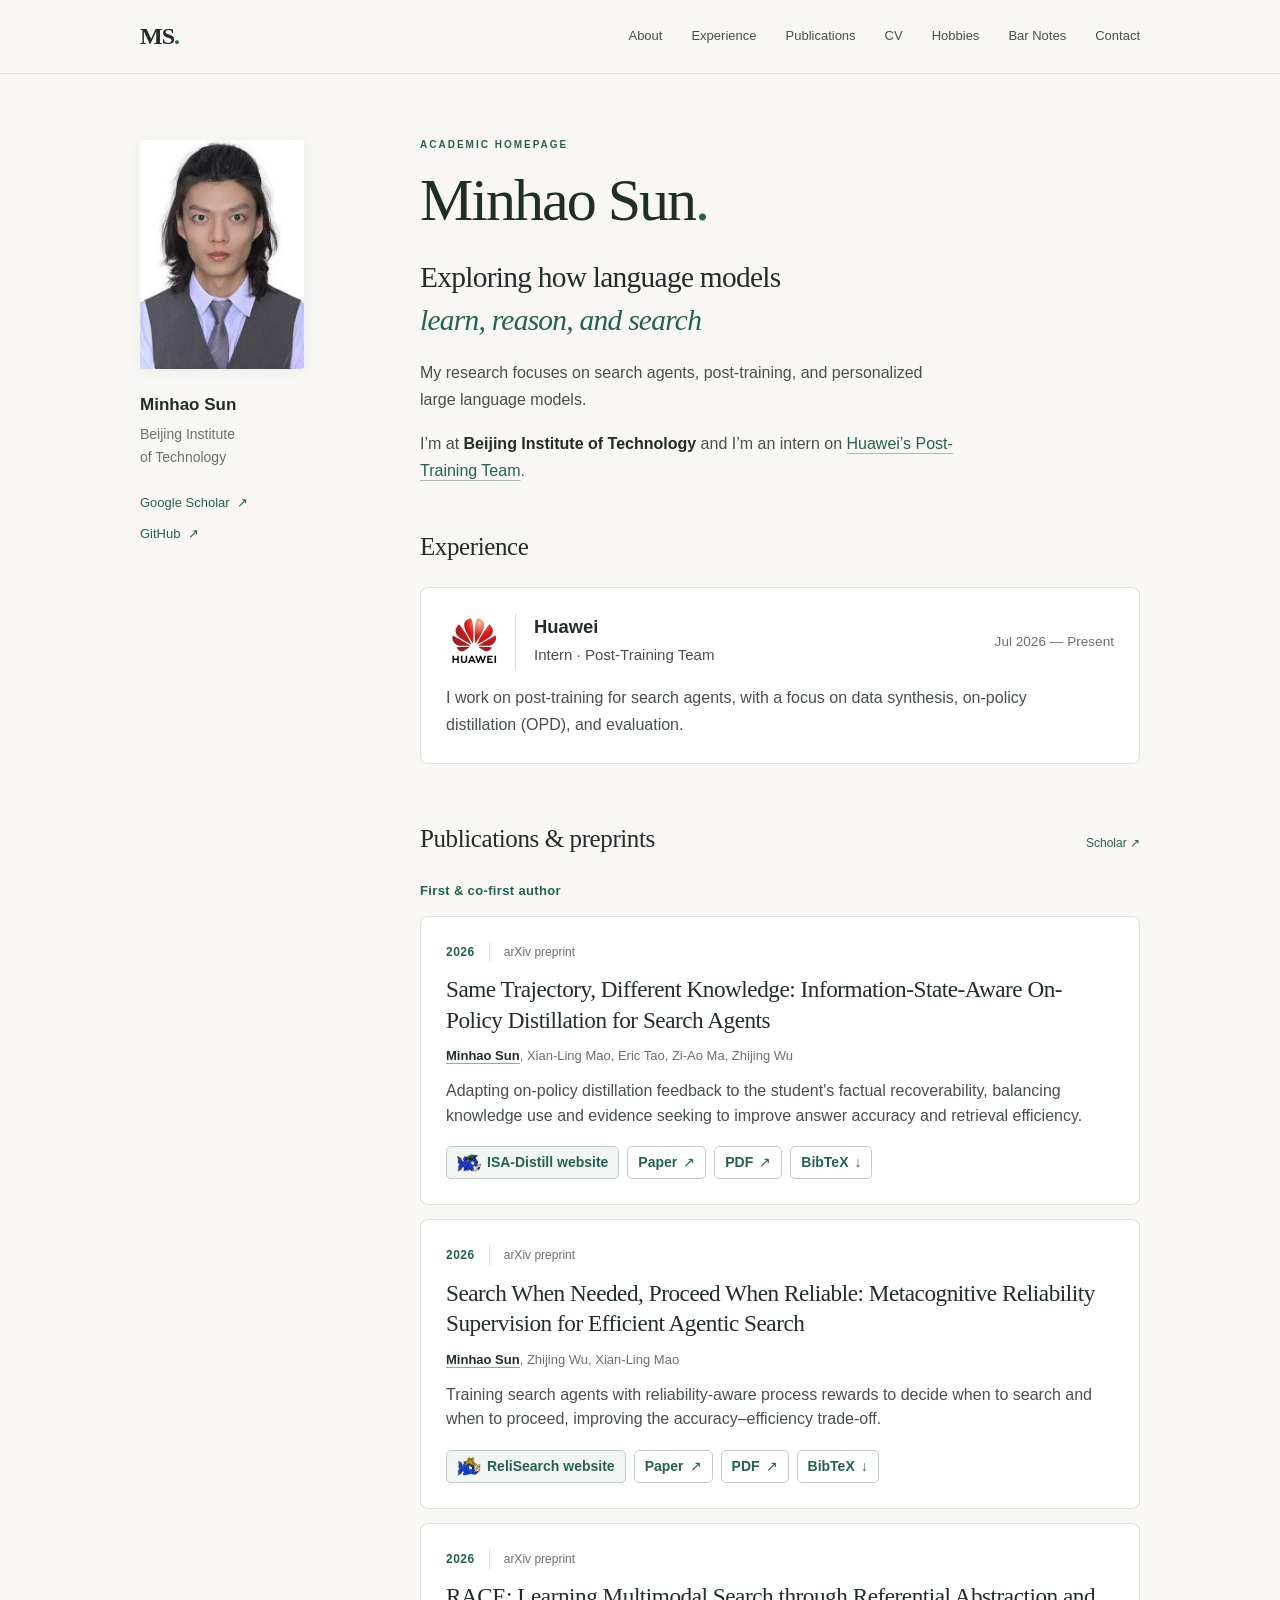
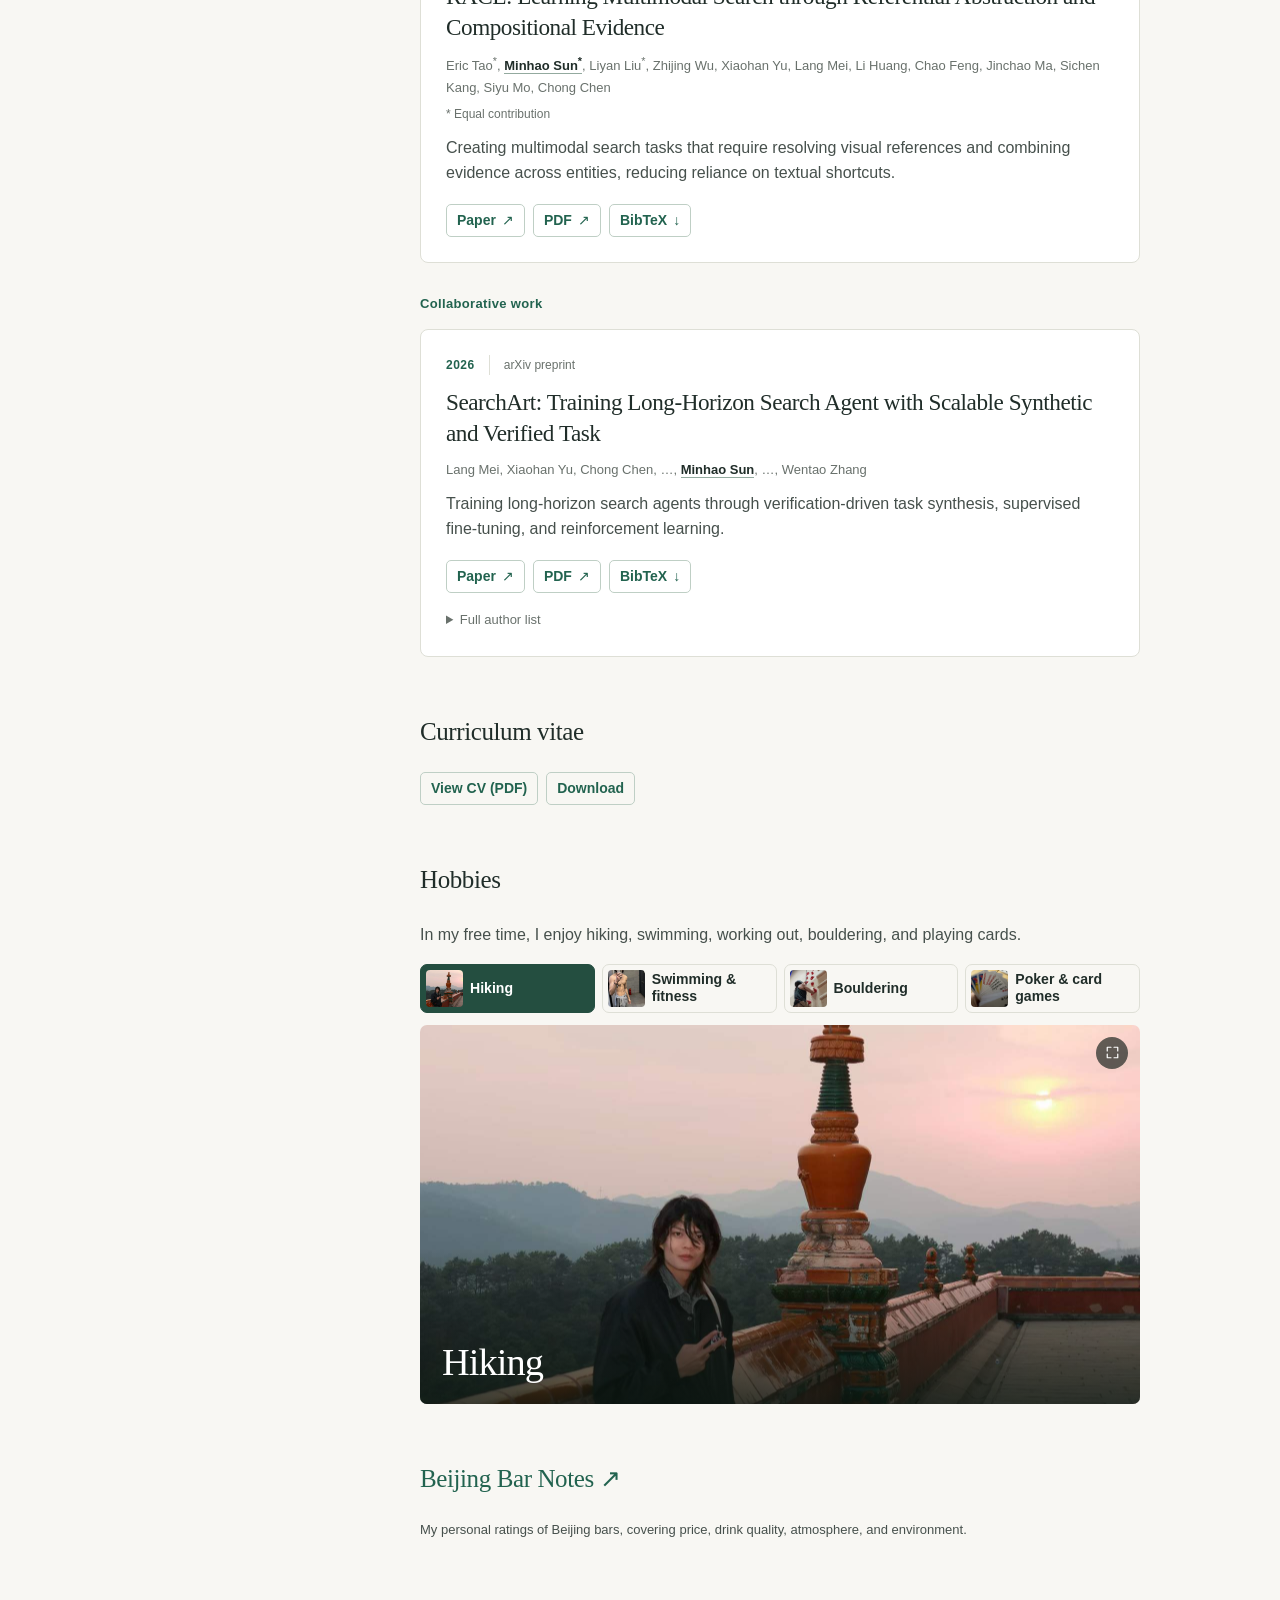
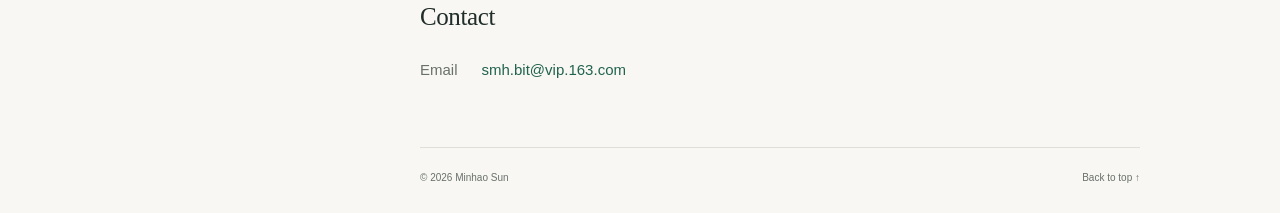
<file: index.html>
<!doctype html>
<html lang="en">
<head>
  <meta charset="utf-8">
  <meta name="viewport" content="width=device-width, initial-scale=1">
  <title>Minhao Sun | Academic Homepage</title>
  <meta name="description" content="Minhao Sun, Beijing Institute of Technology. Research interests in search agents, post-training, and personalized large language models.">
  <meta name="theme-color" content="#f8f7f3">
  <meta property="og:title" content="Minhao Sun | Academic Homepage">
  <meta property="og:description" content="Search agents, post-training, and personalized large language models.">
  <meta property="og:type" content="website">
  <meta property="og:url" content="https://bitminhaosun.github.io/">
  <meta property="og:image" content="https://bitminhaosun.github.io/assets/portrait.jpg">
  <link rel="canonical" href="https://bitminhaosun.github.io/">
  <link rel="icon" href="assets/favicon.svg" type="image/svg+xml">
  <link rel="stylesheet" href="styles.css?v=e8868190b9">
  <link rel="stylesheet" href="hobbies.css">
  <script src="hobbies.js" defer></script>
</head>
<body>
  <a class="skip-link" href="#main">Skip to content</a>
  <header class="site-header">
    <div class="header-inner">
      <a class="wordmark" href="#about" aria-label="Minhao Sun, home">MS<span aria-hidden="true">.</span></a>
      <nav aria-label="Main navigation">
        <a href="#about">About</a>
        <a href="#experience">Experience</a>
        <a href="#publications">Publications</a>
        <a href="#cv">CV</a>
        <a href="#hobbies">Hobbies</a>
        <a href="#bar-notes">Bar Notes</a>
        <a href="#contact">Contact</a>
      </nav>
    </div>
  </header>

  <div class="page-layout">
    <aside class="profile" aria-label="Profile">
      <img class="portrait" src="assets/portrait.jpg" alt="Portrait of Minhao Sun" width="183" height="256">
      <div class="profile-info">
        <p class="profile-name">Minhao Sun</p>
        <p class="affiliation">Beijing Institute<br class="desktop-break"> of Technology</p>
        <div class="profile-links">
          <a href="https://scholar.google.com/citations?user=Bg1pQ3MAAAAJ&amp;hl=en">Google Scholar <span aria-hidden="true">↗</span></a>
          <a href="https://github.com/BITMinhaoSun">GitHub <span aria-hidden="true">↗</span></a>
        </div>
      </div>
    </aside>

    <main id="main">
      <section id="about" class="about" aria-labelledby="name">
        <p class="eyebrow">Academic homepage</p>
        <h1 id="name">Minhao Sun<span class="name-dot" aria-hidden="true">.</span></h1>
        <p class="research-focus">Exploring how language models <br><em>learn, reason, and search</em></p>
        <p class="bio">My research focuses on search agents, post-training, and personalized large language models.</p>
        <div class="bio">
          <p>I’m at <strong>Beijing Institute of Technology</strong> and I’m an intern on <a href="#experience">Huawei’s Post-Training Team</a>.</p>
        </div>
      </section>

      <section id="experience" class="section experience" aria-labelledby="experience-title">
        <div class="section-heading"><h2 id="experience-title">Experience</h2></div>
        <article class="experience-card" aria-labelledby="huawei-title">
          <div class="experience-identity">
            <div class="employer-mark"><img src="assets/huawei-logo.svg" alt="" width="76" height="54"></div>
            <div class="experience-role">
              <h3 id="huawei-title">Huawei</h3>
              <p>Intern · Post-Training Team</p>
            </div>
            <p class="experience-date"><time datetime="2026-07">Jul 2026</time> — Present</p>
          </div>
          <p class="experience-work">I work on post-training for search agents, with a focus on data synthesis, on-policy distillation (OPD), and evaluation.</p>
        </article>
      </section>

      <section id="publications" class="section" aria-labelledby="publications-title">
        <div class="section-heading">
          <h2 id="publications-title">Publications &amp; preprints</h2>
          <a class="subtle-link" href="https://scholar.google.com/citations?user=Bg1pQ3MAAAAJ&amp;hl=en" aria-label="View publications on Google Scholar">Scholar <span aria-hidden="true">↗</span></a>
        </div>
        <section class="publication-group" aria-labelledby="lead-author-title">
          <h3 id="lead-author-title" class="publication-group-title">First &amp; co-first author</h3>
          <article class="publication" id="isa-distill">
            <div class="paper-meta"><span class="paper-year">2026</span><span>arXiv preprint</span></div>
            <h4><a href="ISA-OPD/">Same Trajectory, Different Knowledge: Information-State-Aware On-Policy Distillation for Search Agents</a></h4>
            <p class="authors"><strong>Minhao Sun</strong>, Xian-Ling Mao, Eric Tao, Zi-Ao Ma, Zhijing Wu</p>
            <p class="paper-description">Adapting on-policy distillation feedback to the student's factual recoverability, balancing knowledge use and evidence seeking to improve answer accuracy and retrieval efficiency.</p>
            <div class="paper-links">
              <a class="project-website" href="ISA-OPD/"><img src="ISA-OPD/assets/favicon.png" width="24" height="24" alt="">ISA-Distill website</a>
              <a href="https://arxiv.org/abs/2611.01987">Paper <span aria-hidden="true">↗</span></a>
              <a href="https://arxiv.org/pdf/2611.01987">PDF <span aria-hidden="true">↗</span></a>
              <a href="assets/isa-distill.bib" download="isa-distill.bib">BibTeX <span aria-hidden="true">↓</span></a>
            </div>
          </article>
          <article class="publication" id="relisearch">
            <div class="paper-meta"><span class="paper-year">2026</span><span>arXiv preprint</span></div>
            <h4><a href="ReliSearch/">Search When Needed, Proceed When Reliable: Metacognitive Reliability Supervision for Efficient Agentic Search</a></h4>
            <p class="authors"><strong>Minhao Sun</strong>, Zhijing Wu, Xian-Ling Mao</p>
            <p class="paper-description">Training search agents with reliability-aware process rewards to decide when to search and when to proceed, improving the accuracy–efficiency trade-off.</p>
            <div class="paper-links">
              <a class="project-website" href="ReliSearch/"><img src="ReliSearch/assets/favicon.png" width="24" height="24" alt="">ReliSearch website</a>
              <a href="https://arxiv.org/abs/2610.41738">Paper <span aria-hidden="true">↗</span></a>
              <a href="https://arxiv.org/pdf/2610.41738">PDF <span aria-hidden="true">↗</span></a>
              <a href="assets/search-when-needed.bib" download="search-when-needed.bib">BibTeX <span aria-hidden="true">↓</span></a>
            </div>
          </article>
          <article class="publication">
            <div class="paper-meta"><span class="paper-year">2026</span><span>arXiv preprint</span></div>
            <h4><a href="https://arxiv.org/abs/2610.28382">RACE: Learning Multimodal Search through Referential Abstraction and Compositional Evidence</a></h4>
            <p class="authors">Eric Tao<sup>*</sup>, <strong>Minhao Sun<sup>*</sup></strong>, Liyan Liu<sup>*</sup>, Zhijing Wu, Xiaohan Yu, Lang Mei, Li Huang, Chao Feng, Jinchao Ma, Sichen Kang, Siyu Mo, Chong Chen</p>
            <p class="contribution-note">* Equal contribution</p>
            <p class="paper-description">Creating multimodal search tasks that require resolving visual references and combining evidence across entities, reducing reliance on textual shortcuts.</p>
            <div class="paper-links">
              <a href="https://arxiv.org/abs/2610.28382">Paper <span aria-hidden="true">↗</span></a>
              <a href="https://arxiv.org/pdf/2610.28382">PDF <span aria-hidden="true">↗</span></a>
              <a href="assets/race.bib" download="race.bib">BibTeX <span aria-hidden="true">↓</span></a>
            </div>
          </article>
        </section>
        <section class="publication-group" aria-labelledby="collaborative-title">
          <h3 id="collaborative-title" class="publication-group-title">Collaborative work</h3>
        <article class="publication">
          <div class="paper-meta"><span class="paper-year">2026</span><span>arXiv preprint</span></div>
          <h4><a href="https://arxiv.org/abs/2607.24850">SearchArt: Training Long-Horizon Search Agent with Scalable Synthetic and Verified Task</a></h4>
          <p class="authors">Lang Mei, Xiaohan Yu, Chong Chen, …, <strong>Minhao Sun</strong>, …, Wentao Zhang</p>
          <p class="paper-description">Training long-horizon search agents through verification-driven task synthesis, supervised fine-tuning, and reinforcement learning.</p>
          <div class="paper-links">
            <a href="https://arxiv.org/abs/2607.24850">Paper <span aria-hidden="true">↗</span></a>
            <a href="https://arxiv.org/pdf/2607.24850">PDF <span aria-hidden="true">↗</span></a>
            <a href="assets/searchart.bib" download="searchart.bib">BibTeX <span aria-hidden="true">↓</span></a>
          </div>
          <details class="author-details">
            <summary>Full author list</summary>
            <p>Lang Mei, Xiaohan Yu, Chong Chen, Liyan Liu, Xiangnan Chen, Jinchao Ma, Chao Feng, Li Huang, Siyu Mo, Sichen Kang, Yunkun Xu, Zhihan Yang, Zhujun Xue, Jingren Zhang, Qing He, Yingdi Huang, Hao Jiang, Ziao Ma, Zewei Pan, <strong>Minhao Sun</strong>, Zhuo Tao, Jinzhao Xiao, Gangtao Xin, Huanyao Zhang, Wenjian Zhang, Jiangshan Zhang, Guojie Zhu, Fangzhou Zou, Jiaxin Mao, Wentao Zhang.</p>
          </details>
        </article>
        </section>
      </section>

      <section id="cv" class="section" aria-labelledby="cv-title">
        <div class="section-heading"><h2 id="cv-title">Curriculum vitae</h2></div>
        <div class="paper-links">
          <a href="assets/minhao-sun-cv.pdf?v=94a8c4a98d" type="application/pdf">View CV (PDF)</a>
          <a href="assets/minhao-sun-cv.pdf?v=94a8c4a98d" download="Minhao-Sun-CV.pdf" aria-label="Download Minhao Sun’s CV as a PDF">Download</a>
        </div>
      </section>

      <section id="hobbies" class="section hobbies" aria-labelledby="hobbies-title">
        <div class="section-heading"><h2 id="hobbies-title">Hobbies</h2></div>
        <p>In my free time, I enjoy hiking, swimming, working out, bouldering, and playing cards.</p>
        <div class="hobby-album">
          <div class="album-tabs" role="tablist" aria-label="Choose a hobby" hidden></div>
          <div class="album-photos">
            <div class="album-panel" id="album-hiking">
              <figure>
                <a class="album-open" href="assets/hobbies/hiking.jpg" aria-label="View hiking photo">
                  <img src="assets/hobbies/hiking.jpg" alt="A moment outdoors with mountains at sunset" width="1440" height="1017" loading="lazy" decoding="async">
                </a>
                <figcaption><span class="album-name">Hiking</span></figcaption>
              </figure>
            </div>
            <div class="album-panel" id="album-fitness">
              <figure>
                <a class="album-open" href="assets/hobbies/swimming-fitness.png" aria-label="View swimming and fitness photo">
                  <img src="assets/hobbies/swimming-fitness.png" alt="Fitness mirror selfie" width="1440" height="1169" loading="lazy" decoding="async">
                </a>
                <figcaption><span class="album-name">Swimming &amp; fitness</span></figcaption>
              </figure>
            </div>
            <div class="album-panel" id="album-bouldering">
              <figure>
                <a class="album-open" href="assets/hobbies/climbing.jpg" aria-label="View bouldering photo">
                  <img src="assets/hobbies/climbing.jpg" alt="Climbing an indoor wall with a safety harness" width="1206" height="804" loading="lazy" decoding="async">
                </a>
                <figcaption><span class="album-name">Bouldering</span><span class="album-grade" aria-label="Bouldering grade V3">V3</span></figcaption>
              </figure>
            </div>
            <div class="album-panel" id="album-cards">
              <figure>
                <a class="album-open" href="assets/hobbies/poker.jpg" aria-label="View poker photo">
                  <img src="assets/hobbies/poker.jpg" alt="A hand of playing cards" width="1762" height="1279" loading="lazy" decoding="async">
                </a>
                <figcaption><span class="album-name">Poker &amp; card games</span></figcaption>
              </figure>
            </div>
          </div>
        </div>
        <dialog class="album-viewer" aria-labelledby="album-viewer-title">
          <div class="album-viewer-bar"><span id="album-viewer-title"></span><button type="button" class="album-close" aria-label="Close full-size photo">Close <span aria-hidden="true">×</span></button></div>
          <img alt="">
        </dialog>
      </section>

      <section id="bar-notes" class="section" aria-labelledby="bar-notes-title">
        <div class="section-heading"><h2 id="bar-notes-title"><a href="bars.html">Beijing Bar Notes <span aria-hidden="true">↗</span></a></h2></div>
        <p class="hobbies-intro">My personal ratings of Beijing bars, covering price, drink quality, atmosphere, and environment.</p>
      </section>

      <section id="contact" class="section contact" aria-labelledby="contact-title">
        <div class="section-heading"><h2 id="contact-title">Contact</h2></div>
        <p class="contact-email"><span>Email</span><a href="mailto:smh.bit@vip.163.com">smh.bit@vip.163.com</a></p>
      </section>

      <footer>
        <span>© 2026 Minhao Sun</span>
        <a href="#about">Back to top <span aria-hidden="true">↑</span></a>
      </footer>
    </main>
  </div>
</body>
</html>
</file>
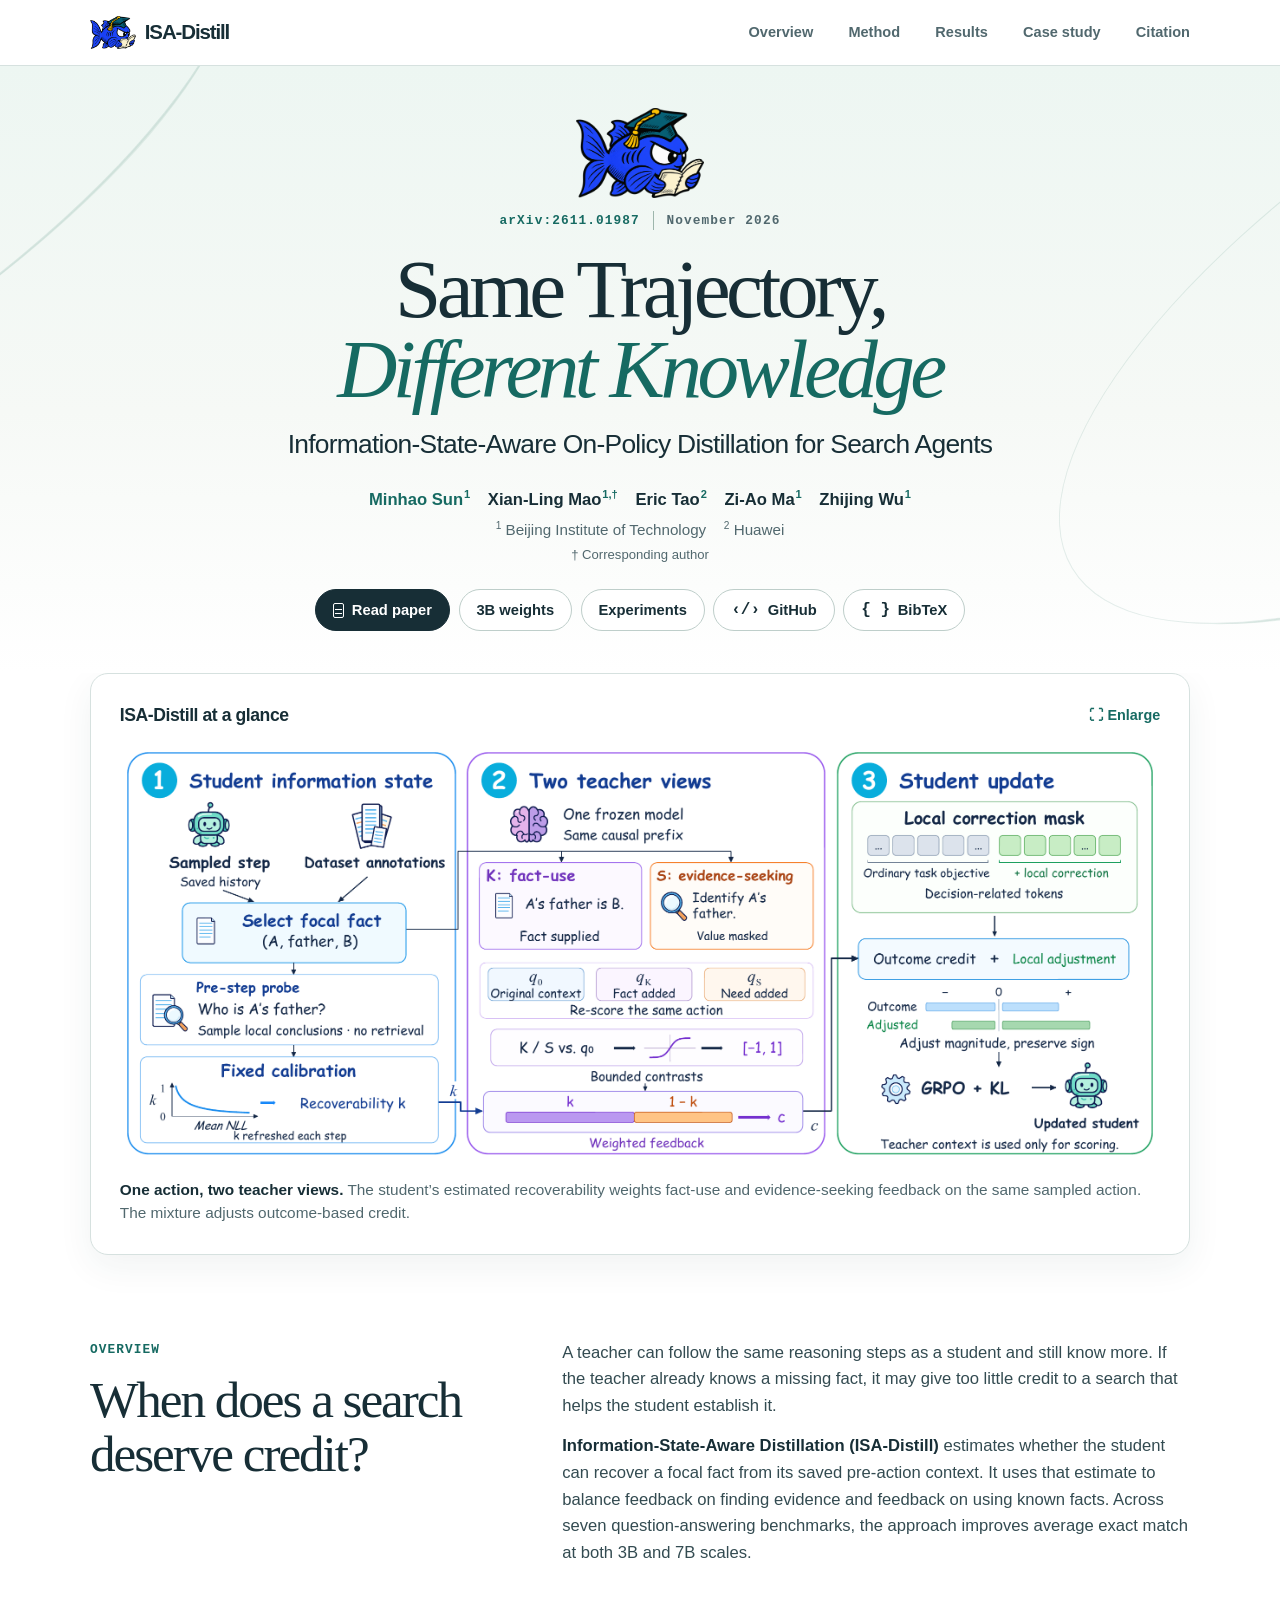
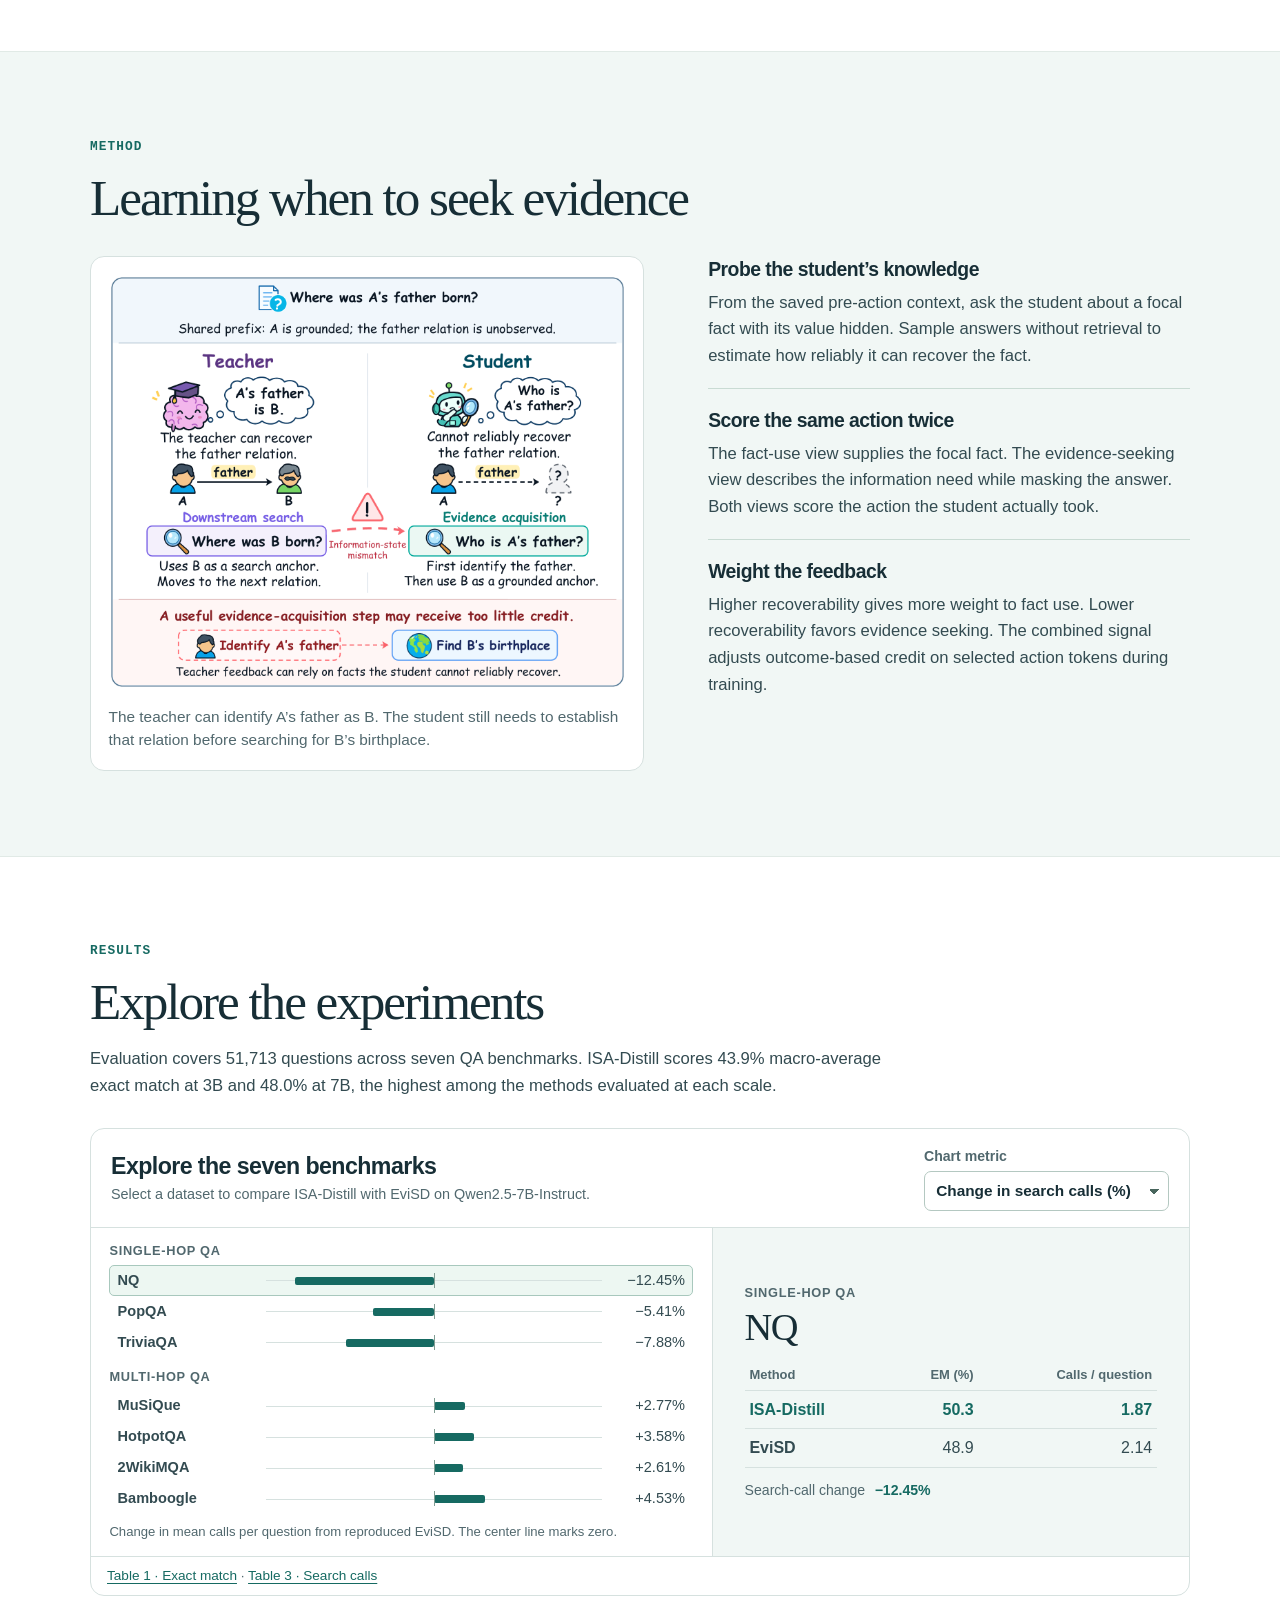
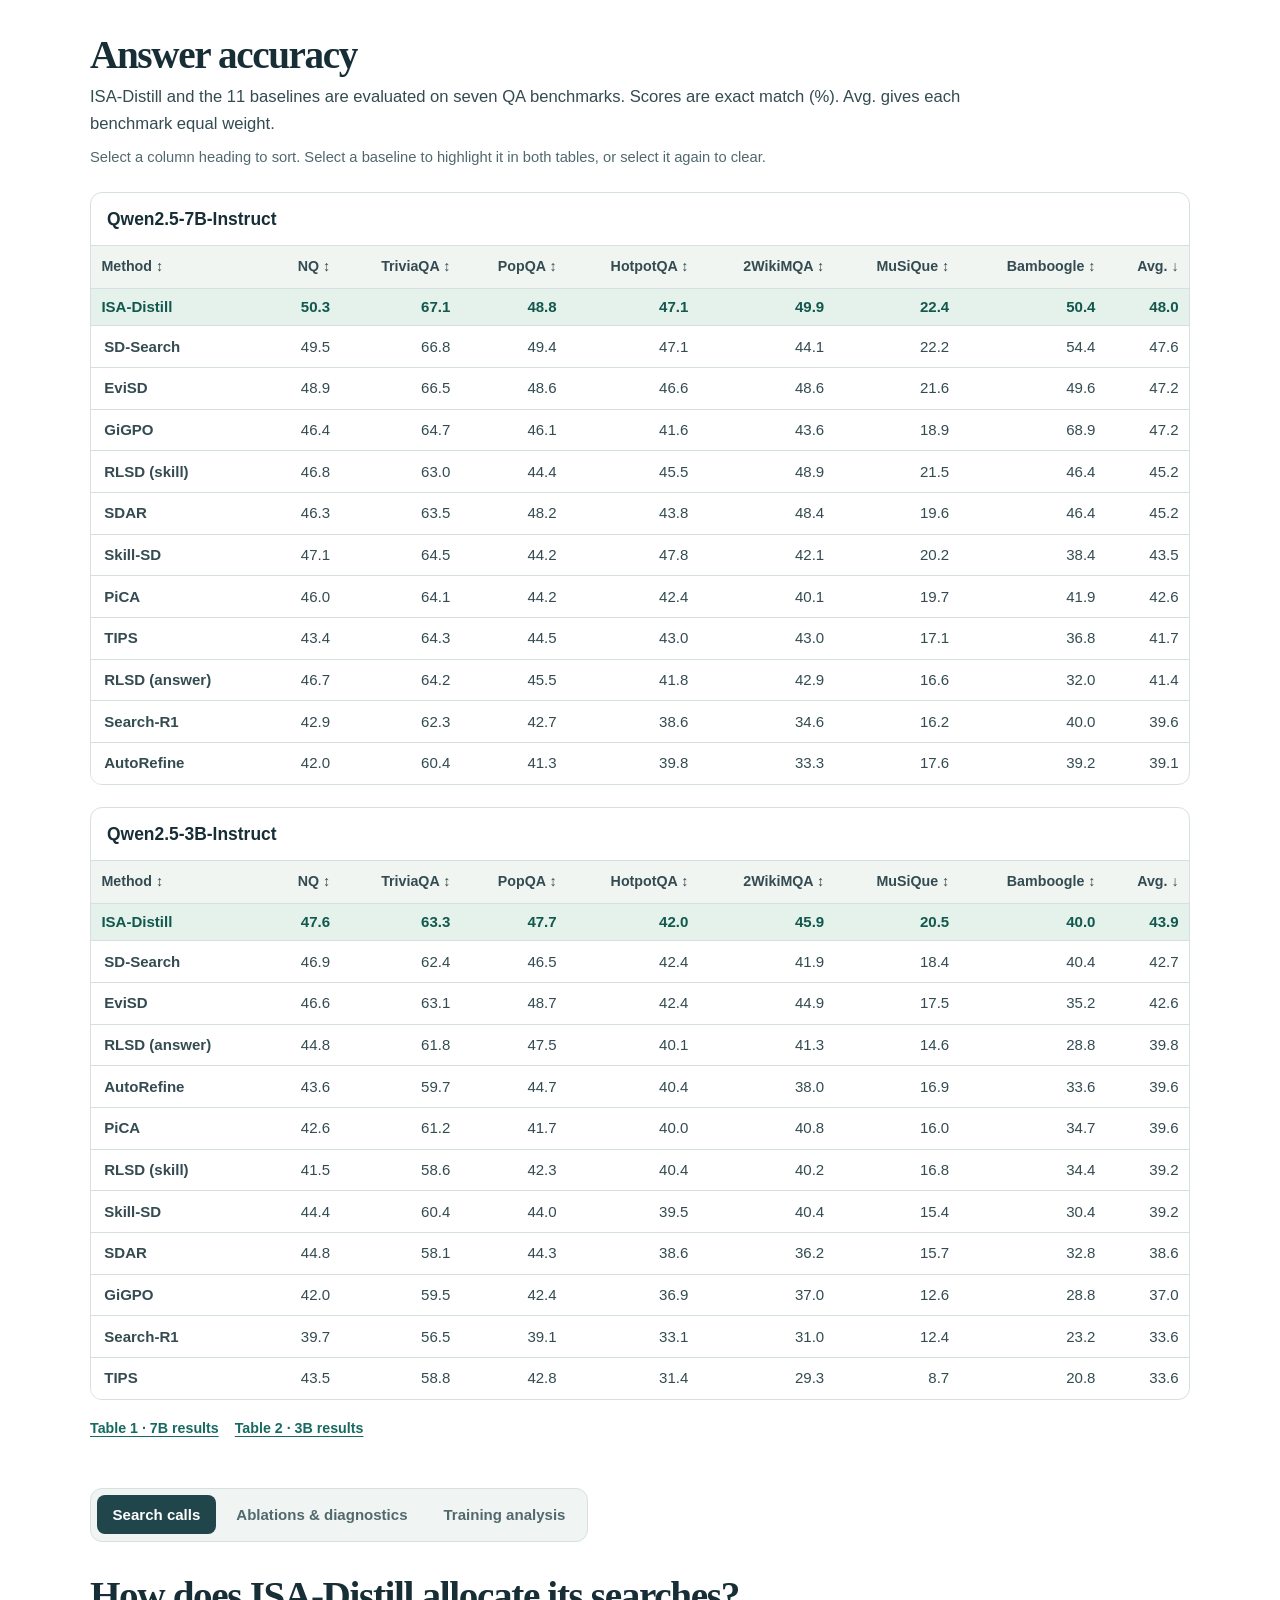
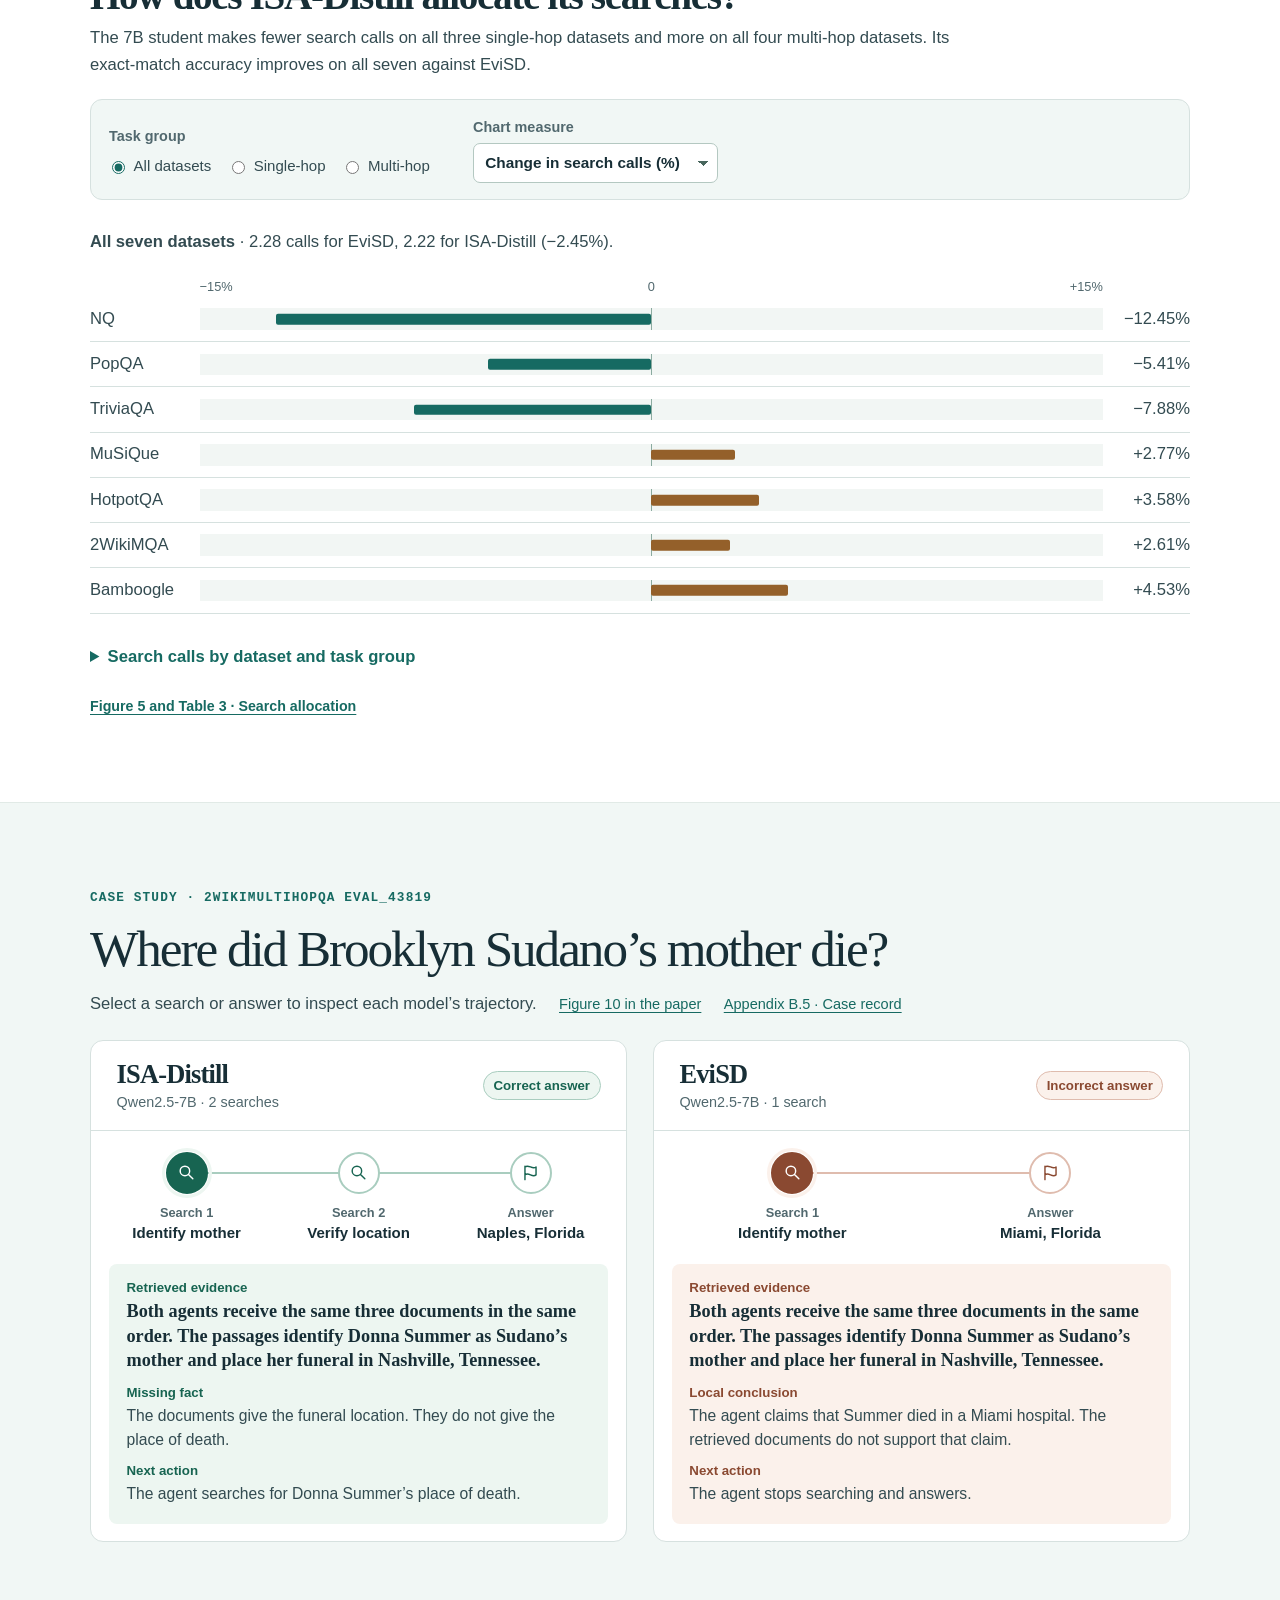
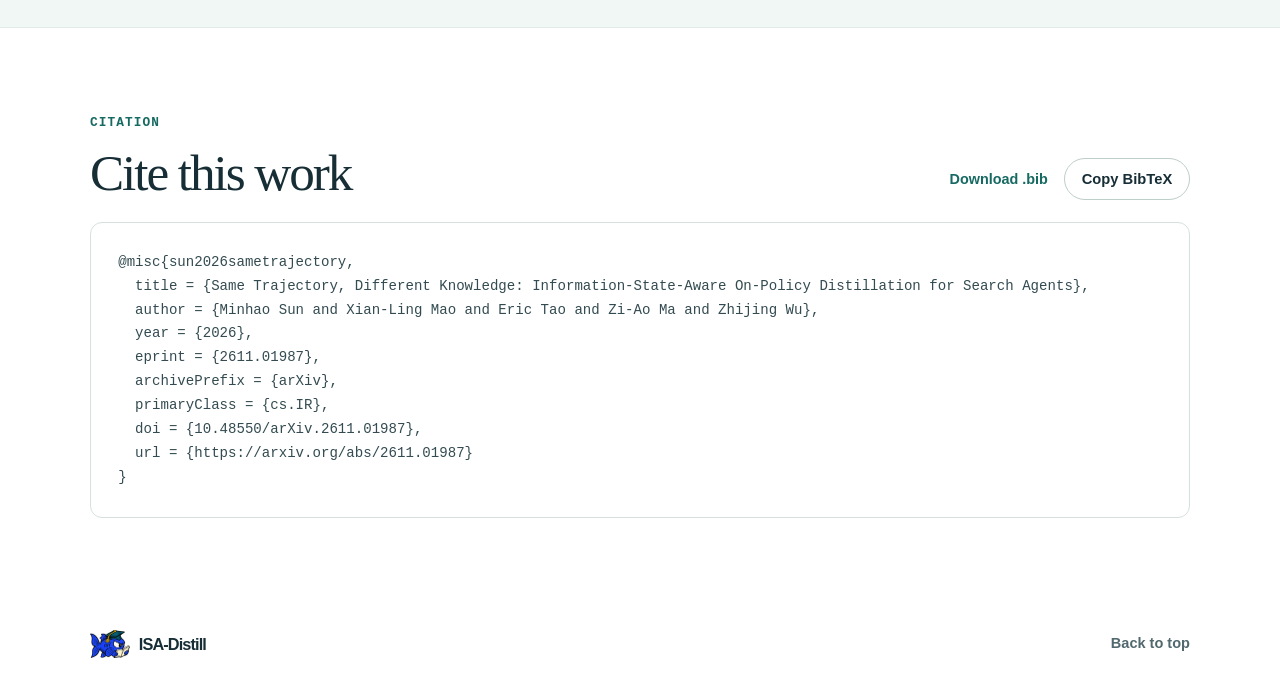
<file: ISA-OPD/index.html>
<!doctype html>
<html lang="en">
<head>
  <meta charset="utf-8">
  <meta name="viewport" content="width=device-width, initial-scale=1">
  <title>ISA-Distill | Same Trajectory, Different Knowledge</title>
  <meta name="description" content="ISA-Distill adapts teacher feedback to what a search agent can recover at each step. Explore the method and results on seven QA benchmarks.">
  <meta property="og:title" content="Same Trajectory, Different Knowledge">
  <meta property="og:description" content="Information-State-Aware On-Policy Distillation for Search Agents">
  <meta property="og:image" content="https://bitminhaosun.github.io/ISA-OPD/assets/framework.png">
  <meta property="og:type" content="website">
  <link rel="canonical" href="https://bitminhaosun.github.io/ISA-OPD/">
  <meta name="citation_title" content="Same Trajectory, Different Knowledge: Information-State-Aware On-Policy Distillation for Search Agents">
  <meta name="citation_author" content="Sun, Minhao">
  <meta name="citation_author" content="Mao, Xian-Ling">
  <meta name="citation_author" content="Tao, Eric">
  <meta name="citation_author" content="Ma, Zi-Ao">
  <meta name="citation_author" content="Wu, Zhijing">
  <meta name="citation_publication_date" content="2026/11/01">
  <meta name="citation_pdf_url" content="https://arxiv.org/pdf/2611.01987">
  <link rel="icon" type="image/png" sizes="64x64" href="assets/favicon.png">
  <link rel="stylesheet" href="style.css">
  <link rel="stylesheet" href="experiments.css">
  <link rel="stylesheet" href="trajectory.css">
  <link rel="stylesheet" href="benchmark-overview.css">
  <script src="site.js" defer></script>
  <script src="benchmarks.js" defer></script>
  <script src="benchmark-overview.js" defer></script>
  <script src="search-efficiency.js" defer></script>
  <script src="ablations.js" defer></script>
  <script src="experiments.js" defer></script>
  <script src="trajectory.js" defer></script>
</head>
<body id="top">
<a class="skip" href="#main">Skip to content</a>
<header class="mast">
  <nav class="wrap" aria-label="Main navigation">
    <a class="brand" href="#top"><img src="assets/isa-fish.png" width="46" height="32" alt="">ISA-Distill</a>
    <div class="navlinks"><a href="#overview">Overview</a><a href="#method">Method</a><a href="#results">Results</a><a href="#case-study">Case study</a><a href="#citation">Citation</a></div>
  </nav>
</header>
<main id="main">
  <section class="hero" aria-labelledby="page-title">
    <div class="hero-inner wrap">
      <img class="hero-fish" src="assets/isa-fish.png" width="640" height="451" alt="A blue fish wearing a scholar’s cap and reading a notebook">
      <p class="dateline"><span><a href="https://arxiv.org/abs/2611.01987">arXiv:2611.01987</a></span><span>November 2026</span></p>
      <h1 id="page-title">Same Trajectory,<br><em>Different Knowledge</em><span class="sr">:</span>
        <small>Information-State-Aware <span style="white-space: nowrap">On-Policy</span> Distillation for Search Agents</small></h1>
      <p class="authors"><a href="https://bitminhaosun.github.io/">Minhao Sun<sup>1</sup></a> <span>Xian-Ling Mao<sup>1,†</sup></span> <span>Eric Tao<sup>2</sup></span> <span>Zi-Ao Ma<sup>1</sup></span> <span>Zhijing Wu<sup>1</sup></span></p>
      <p class="affils"><span><sup>1</sup> Beijing Institute of Technology</span><span><sup>2</sup> Huawei</span></p>
      <p class="authornote">† Corresponding author</p>
      <div class="actions">
        <a class="button primary" href="https://arxiv.org/pdf/2611.01987"><span aria-hidden="true" class="file-icon"></span>Read paper</a>
        <a class="button" href="https://huggingface.co/sunminhao/ISAOPD-Qwen2.5-3B" aria-label="Qwen2.5-3B model weights on Hugging Face">3B weights</a>
        <a class="button" href="#results">Experiments</a>
        <a class="button" href="https://github.com/BITMinhaoSun/ISAOPD"><span aria-hidden="true" class="code-icon">‹/›</span>GitHub</a>
        <a class="button" href="#citation"><span aria-hidden="true" class="code-icon">{ }</span>BibTeX</a>
      </div>
    </div>
  </section>
  <div class="wrap">
    <section class="feature" aria-labelledby="framework-title">
      <div class="plate-heading"><h2 id="framework-title">ISA-Distill at a glance</h2><a class="enlarge" href="assets/framework.png" data-enlarge aria-label="Enlarge the framework diagram"><span aria-hidden="true">⛶</span> Enlarge</a></div>
      <figure>
        <a href="assets/framework.png" data-enlarge aria-label="View the full-size ISA-Distill framework diagram"><img src="assets/framework.png" width="2400" height="961" alt="A masked probe estimates how well the student can recover a focal fact. Its score weights two views of the same action, which adjust credit in the student update."></a>
        <figcaption><strong>One action, two teacher views.</strong> The student’s estimated recoverability weights fact-use and evidence-seeking feedback on the same sampled action. The mixture adjusts outcome-based credit.</figcaption>
      </figure>
    </section>
    <section class="overview section" id="overview" aria-labelledby="overview-title">
      <div class="column-heading"><p class="kicker">Overview</p><h2 id="overview-title">When does a search deserve credit?</h2></div>
      <div class="prose"><p>A teacher can follow the same reasoning steps as a student and still know more. If the teacher already knows a missing fact, it may give too little credit to a search that helps the student establish it.</p><p><strong>Information-State-Aware Distillation (ISA-Distill)</strong> estimates whether the student can recover a focal fact from its saved pre-action context. It uses that estimate to balance feedback on finding evidence and feedback on using known facts. Across seven question-answering benchmarks, the approach improves average exact match at both 3B and 7B scales.</p></div>
    </section>
  </div>
  <section class="tint section" id="method" aria-labelledby="method-title">
    <div class="wrap">
      <p class="kicker">Method</p><h2 id="method-title">Learning when to seek evidence</h2>
      <div class="method-grid">
        <figure class="example">
          <a href="assets/mismatch.png" data-enlarge aria-label="Enlarge the teacher and student search example"><img src="assets/mismatch.png" width="1500" height="1200" loading="lazy" alt="Asked where A’s father was born, the teacher searches for B’s birthplace. The student first needs to identify A’s father."></a>
          <figcaption>The teacher can identify A’s father as B. The student still needs to establish that relation before searching for B’s birthplace.</figcaption>
        </figure>
        <div class="steps">
          <article><h3>Probe the student’s knowledge</h3><p>From the saved pre-action context, ask the student about a focal fact with its value hidden. Sample answers without retrieval to estimate how reliably it can recover the fact.</p></article>
          <article><h3>Score the same action twice</h3><p>The fact-use view supplies the focal fact. The evidence-seeking view describes the information need while masking the answer. Both views score the action the student actually took.</p></article>
          <article><h3>Weight the feedback</h3><p>Higher recoverability gives more weight to fact use. Lower recoverability favors evidence seeking. The combined signal adjusts outcome-based credit on selected action tokens during training.</p></article>
        </div>
      </div>
    </div>
  </section>
  <section class="wrap section" id="results" aria-labelledby="results-heading">
    <p class="kicker">Results</p>
    <h2 id="results-heading">Explore the experiments</h2>
    <p class="experiment-lead">Evaluation covers 51,713 questions across seven QA benchmarks. ISA-Distill scores 43.9% macro-average exact match at 3B and 48.0% at 7B, the highest among the methods evaluated at each scale.</p>
    <section id="benchmark-study" class="bo-card" aria-labelledby="bo-heading" hidden>
  <div class="bo-head">
    <div><h3 id="bo-heading">Explore the seven benchmarks</h3><p>Select a dataset to compare ISA-Distill with EviSD on Qwen2.5-7B-Instruct.</p></div>
    <label for="bo-metric">Chart metric
      <select id="bo-metric">
        <option value="calls">Change in search calls (%)</option>
        <option value="em">ISA-Distill exact match (%)</option>
      </select>
    </label>
  </div>
  <div class="bo-body">
    <fieldset class="bo-chart">
      <legend class="sr">Select a benchmark</legend>
      <p class="bo-group">Single-hop QA</p><div data-bo-group="single"></div>
      <p class="bo-group">Multi-hop QA</p><div data-bo-group="multi"></div>
      <p class="bo-axis" id="bo-scale"></p>
    </fieldset>
    <div class="bo-inspector" role="region" aria-label="Selected benchmark" aria-live="polite" aria-atomic="true">
      <p class="bo-group" id="bo-task"></p><h4 id="bo-name"></h4>
      <table aria-label="Scores for the selected benchmark">
        <thead><tr><th scope="col">Method</th><th scope="col">EM (%)</th><th scope="col">Calls / question</th></tr></thead>
        <tbody>
          <tr data-bo-method="isa"><th scope="row">ISA-Distill</th><td></td><td></td></tr>
          <tr data-bo-method="evisd"><th scope="row">EviSD</th><td></td><td></td></tr>
        </tbody>
      </table>
      <p class="bo-change">Search-call change <strong id="bo-change"></strong></p>
    </div>
  </div>
  <p class="bo-source"><a href="https://arxiv.org/pdf/2611.01987v1#page=4">Table 1 · Exact match</a> · <a href="https://arxiv.org/pdf/2611.01987v1#page=5">Table 3 · Search calls</a></p>
</section>
    <div id="accuracy">
<section id="bench-explorer" aria-labelledby="bench-heading">
  <h3 id="bench-heading">Answer accuracy</h3>
  <p>ISA-Distill and the 11 baselines are evaluated on seven QA benchmarks. Scores are exact match (%). Avg. gives each benchmark equal weight.</p>
  <p class="bench-hint" hidden>Select a column heading to sort. Select a baseline to highlight it in both tables, or select it again to clear.</p>
  <div class="bench-matrix">
    <h4 id="bench-7b">Qwen2.5-7B-Instruct</h4>
    <div class="table-scroll" tabindex="0" role="region" aria-labelledby="bench-7b">
      <table data-model="7B" aria-labelledby="bench-7b">
        <thead><tr><th scope="col">Method</th><th scope="col">NQ</th><th scope="col">TriviaQA</th><th scope="col">PopQA</th><th scope="col">HotpotQA</th><th scope="col">2WikiMQA</th><th scope="col">MuSiQue</th><th scope="col">Bamboogle</th><th scope="col">Avg.</th></tr></thead>
        <tbody>
          <tr class="ours"><th scope="row">ISA-Distill</th><td>50.3</td><td>67.1</td><td>48.8</td><td>47.1</td><td>49.9</td><td>22.4</td><td>50.4</td><td>48.0</td></tr>
          <tr><th scope="row">SD-Search</th><td>49.5</td><td>66.8</td><td>49.4</td><td>47.1</td><td>44.1</td><td>22.2</td><td>54.4</td><td>47.6</td></tr>
          <tr><th scope="row">EviSD</th><td>48.9</td><td>66.5</td><td>48.6</td><td>46.6</td><td>48.6</td><td>21.6</td><td>49.6</td><td>47.2</td></tr>
          <tr><th scope="row">GiGPO</th><td>46.4</td><td>64.7</td><td>46.1</td><td>41.6</td><td>43.6</td><td>18.9</td><td>68.9</td><td>47.2</td></tr>
          <tr><th scope="row">RLSD (skill)</th><td>46.8</td><td>63.0</td><td>44.4</td><td>45.5</td><td>48.9</td><td>21.5</td><td>46.4</td><td>45.2</td></tr>
          <tr><th scope="row">SDAR</th><td>46.3</td><td>63.5</td><td>48.2</td><td>43.8</td><td>48.4</td><td>19.6</td><td>46.4</td><td>45.2</td></tr>
          <tr><th scope="row">Skill-SD</th><td>47.1</td><td>64.5</td><td>44.2</td><td>47.8</td><td>42.1</td><td>20.2</td><td>38.4</td><td>43.5</td></tr>
          <tr><th scope="row">PiCA</th><td>46.0</td><td>64.1</td><td>44.2</td><td>42.4</td><td>40.1</td><td>19.7</td><td>41.9</td><td>42.6</td></tr>
          <tr><th scope="row">TIPS</th><td>43.4</td><td>64.3</td><td>44.5</td><td>43.0</td><td>43.0</td><td>17.1</td><td>36.8</td><td>41.7</td></tr>
          <tr><th scope="row">RLSD (answer)</th><td>46.7</td><td>64.2</td><td>45.5</td><td>41.8</td><td>42.9</td><td>16.6</td><td>32.0</td><td>41.4</td></tr>
          <tr><th scope="row">Search-R1</th><td>42.9</td><td>62.3</td><td>42.7</td><td>38.6</td><td>34.6</td><td>16.2</td><td>40.0</td><td>39.6</td></tr>
          <tr><th scope="row">AutoRefine</th><td>42.0</td><td>60.4</td><td>41.3</td><td>39.8</td><td>33.3</td><td>17.6</td><td>39.2</td><td>39.1</td></tr>
        </tbody>
      </table>
    </div>
  </div>
  <div class="bench-matrix">
    <h4 id="bench-3b">Qwen2.5-3B-Instruct</h4>
    <div class="table-scroll" tabindex="0" role="region" aria-labelledby="bench-3b">
      <table data-model="3B" aria-labelledby="bench-3b">
        <thead><tr><th scope="col">Method</th><th scope="col">NQ</th><th scope="col">TriviaQA</th><th scope="col">PopQA</th><th scope="col">HotpotQA</th><th scope="col">2WikiMQA</th><th scope="col">MuSiQue</th><th scope="col">Bamboogle</th><th scope="col">Avg.</th></tr></thead>
        <tbody>
          <tr class="ours"><th scope="row">ISA-Distill</th><td>47.6</td><td>63.3</td><td>47.7</td><td>42.0</td><td>45.9</td><td>20.5</td><td>40.0</td><td>43.9</td></tr>
          <tr><th scope="row">SD-Search</th><td>46.9</td><td>62.4</td><td>46.5</td><td>42.4</td><td>41.9</td><td>18.4</td><td>40.4</td><td>42.7</td></tr>
          <tr><th scope="row">EviSD</th><td>46.6</td><td>63.1</td><td>48.7</td><td>42.4</td><td>44.9</td><td>17.5</td><td>35.2</td><td>42.6</td></tr>
          <tr><th scope="row">RLSD (answer)</th><td>44.8</td><td>61.8</td><td>47.5</td><td>40.1</td><td>41.3</td><td>14.6</td><td>28.8</td><td>39.8</td></tr>
          <tr><th scope="row">AutoRefine</th><td>43.6</td><td>59.7</td><td>44.7</td><td>40.4</td><td>38.0</td><td>16.9</td><td>33.6</td><td>39.6</td></tr>
          <tr><th scope="row">PiCA</th><td>42.6</td><td>61.2</td><td>41.7</td><td>40.0</td><td>40.8</td><td>16.0</td><td>34.7</td><td>39.6</td></tr>
          <tr><th scope="row">RLSD (skill)</th><td>41.5</td><td>58.6</td><td>42.3</td><td>40.4</td><td>40.2</td><td>16.8</td><td>34.4</td><td>39.2</td></tr>
          <tr><th scope="row">Skill-SD</th><td>44.4</td><td>60.4</td><td>44.0</td><td>39.5</td><td>40.4</td><td>15.4</td><td>30.4</td><td>39.2</td></tr>
          <tr><th scope="row">SDAR</th><td>44.8</td><td>58.1</td><td>44.3</td><td>38.6</td><td>36.2</td><td>15.7</td><td>32.8</td><td>38.6</td></tr>
          <tr><th scope="row">GiGPO</th><td>42.0</td><td>59.5</td><td>42.4</td><td>36.9</td><td>37.0</td><td>12.6</td><td>28.8</td><td>37.0</td></tr>
          <tr><th scope="row">Search-R1</th><td>39.7</td><td>56.5</td><td>39.1</td><td>33.1</td><td>31.0</td><td>12.4</td><td>23.2</td><td>33.6</td></tr>
          <tr><th scope="row">TIPS</th><td>43.5</td><td>58.8</td><td>42.8</td><td>31.4</td><td>29.3</td><td>8.7</td><td>20.8</td><td>33.6</td></tr>
        </tbody>
      </table>
    </div>
  </div>
</section>
<p class="source-line"><a href="https://arxiv.org/pdf/2611.01987v1#page=4">Table 1 · 7B results</a><a href="https://arxiv.org/pdf/2611.01987v1#page=5">Table 2 · 3B results</a></p>
    </div>
    <nav class="experiment-nav" aria-label="Additional experiments">
      <a href="#retrieval" id="tab-retrieval">Search calls</a>
      <a href="#ablations" id="tab-ablations">Ablations &amp; diagnostics</a>
      <a href="#training" id="tab-training">Training analysis</a>
    </nav>
    <div id="retrieval" data-panel>
<div class="efficiency-experiment">
  <h3>How does ISA-Distill allocate its searches?</h3>
  <p>The 7B student makes fewer search calls on all three single-hop datasets and more on all four multi-hop datasets. Its exact-match accuracy improves on all seven against EviSD.</p>
  <div class="eff-controls" hidden>
    <fieldset class="eff-groups">
      <legend>Task group</legend>
      <label><input type="radio" name="efficiency-group" value="all" checked> All datasets</label>
      <label><input type="radio" name="efficiency-group" value="single"> Single-hop</label>
      <label><input type="radio" name="efficiency-group" value="multi"> Multi-hop</label>
    </fieldset>
    <label class="eff-measure">Chart measure
      <select id="efficiency-measure">
        <option value="change">Change in search calls (%)</option>
        <option value="means">Mean calls per question</option>
      </select>
    </label>
  </div>
  <div class="eff-graphic" hidden>
    <p class="eff-summary" id="efficiency-summary" aria-live="polite"></p>
    <div class="eff-chart" id="efficiency-chart"></div>
  </div>
  <details class="eff-data" open>
    <summary>Search calls by dataset and task group</summary>
    <div class="eff-table-wrap">
      <table class="results-table">
        <caption>Mean search calls per question with Qwen2.5-7B-Instruct. Percentage changes use the reproduced EviSD baseline and the underlying values before rounding. Group averages weight each dataset by its question count.</caption>
        <thead><tr><th scope="col">Dataset or group</th><th scope="col">EviSD</th><th scope="col">ISA-Distill</th><th scope="col">Change</th></tr></thead>
        <tbody>
          <tr data-eff-average="all"><th scope="row">Overall</th><td>2.28</td><td>2.22</td><td>−2.45%</td></tr>
          <tr data-eff-average="single"><th scope="row">Single-hop average</th><td>2.14</td><td>1.99</td><td>−7.21%</td></tr>
          <tr data-eff-group="single"><th scope="row">NQ</th><td>2.14</td><td>1.87</td><td>−12.45%</td></tr>
          <tr data-eff-group="single"><th scope="row">PopQA</th><td>2.20</td><td>2.08</td><td>−5.41%</td></tr>
          <tr data-eff-group="single"><th scope="row">TriviaQA</th><td>2.08</td><td>1.92</td><td>−7.88%</td></tr>
          <tr data-eff-average="multi"><th scope="row">Multi-hop average</th><td>2.46</td><td>2.53</td><td>+2.94%</td></tr>
          <tr data-eff-group="multi"><th scope="row">MuSiQue</th><td>2.71</td><td>2.78</td><td>+2.77%</td></tr>
          <tr data-eff-group="multi"><th scope="row">HotpotQA</th><td>2.32</td><td>2.40</td><td>+3.58%</td></tr>
          <tr data-eff-group="multi"><th scope="row">2WikiMQA</th><td>2.49</td><td>2.56</td><td>+2.61%</td></tr>
          <tr data-eff-group="multi"><th scope="row">Bamboogle</th><td>2.30</td><td>2.40</td><td>+4.53%</td></tr>
        </tbody>
      </table>
    </div>
  </details>
</div>
<p class="source-line"><a href="https://arxiv.org/pdf/2611.01987v1#page=5">Figure 5 and Table 3 · Search allocation</a></p>
    </div>
    <div id="ablations" data-panel>
<div class="ablation-studies" id="ablation-studies">
  <section class="study-block" aria-labelledby="routing-heading">
    <h3 id="routing-heading">What does adaptive weighting contribute?</h3>
    <p>On Qwen2.5-3B-Instruct, ISA-Distill reaches 43.9% macro-average exact match with 2.22 searches per question. The ablation compares this adaptive feedback with a single teacher view and with fixed weights of 20% fact use and 80% evidence seeking.</p>
    <div class="study-comparison" id="routing-comparison" hidden>
      <label class="study-control" for="routing-reference">Comparison setting
        <select id="routing-reference">
          <option value="base">Base</option>
          <option value="fact">Fact-use feedback only</option>
          <option value="seek" selected>Evidence-seeking feedback only</option>
          <option value="fixed">Fixed feedback mixture</option>
        </select>
      </label>
      <div class="study-metrics" aria-live="polite" aria-atomic="true">
        <div><strong id="routing-em"></strong><span>Macro-average exact match</span></div>
        <div><strong id="routing-calls"></strong><span>Mean search calls per question</span></div>
      </div>
    </div>
    <table class="results-table" id="routing-data">
      <caption>Qwen2.5-3B-Instruct, seven-benchmark macro-average exact match (EM) and mean search calls.</caption>
      <thead><tr><th scope="col">Feedback setting</th><th scope="col">EM (%)</th><th scope="col">Calls</th></tr></thead>
      <tbody>
        <tr data-setting="base"><th scope="row">Base</th><td>34.1</td><td>1.53</td></tr>
        <tr data-setting="fact"><th scope="row">Fact-use only</th><td>41.2</td><td>1.92</td></tr>
        <tr data-setting="seek"><th scope="row">Evidence-seeking only</th><td>43.3</td><td>2.97</td></tr>
        <tr data-setting="fixed"><th scope="row">Fixed mixture (20% / 80%)</th><td>41.3</td><td>2.13</td></tr>
        <tr class="ours" data-setting="adaptive"><th scope="row">ISA-Distill</th><td>43.9</td><td>2.22</td></tr>
      </tbody>
    </table>
<p class="source-line"><a href="https://arxiv.org/pdf/2611.01987v1#page=6">Table 4 · Routing ablations</a></p>
  </section>
  <section class="study-block" aria-labelledby="diagnostic-heading">
    <h3 id="diagnostic-heading">Does the teacher undervalue useful searches?</h3>
    <p>In 698 state–search pairs from 228 HotpotQA training questions, keeping the retrieved support improved the frozen 3B student’s answer accuracy on 396 pairs. Giving the teacher the focal fact lowered its score for the original search in 251 of those 396 pairs.</p>
    <div class="study-comparison" id="diagnostic-comparison" hidden>
      <label class="study-control" for="diagnostic-condition">Diagnostic condition
        <select id="diagnostic-condition">
          <option value="original">Original paired comparison</option>
          <option value="length">Length-matched control</option>
          <option value="strict">Stricter drop threshold</option>
          <option value="halves">Consistent evidence utility</option>
        </select>
      </label>
      <div id="diagnostic-reading" aria-live="polite" aria-atomic="true">
        <p><strong class="study-value" id="diagnostic-rate"></strong> <span id="diagnostic-count"></span></p>
        <div class="diagnostic-track" aria-hidden="true"><span></span></div>
        <p id="diagnostic-description"></p>
        <p class="study-note" id="diagnostic-interval"></p>
      </div>
    </div>
    <details>
      <summary>All diagnostic conditions and confidence intervals</summary>
      <table class="results-table" id="diagnostic-data">
        <caption>Searches meeting each score-decrease criterion among pairs with positive observed evidence utility. Confidence intervals use question-cluster bootstrap resampling.</caption>
        <thead><tr><th scope="col">Condition</th><th scope="col">Pairs</th><th scope="col">Share</th><th scope="col">95% CI</th></tr></thead>
        <tbody>
          <tr data-condition="original"><th scope="row">Add the focal fact</th><td>251 / 396</td><td>63.4%</td><td>56.9–69.9%</td></tr>
          <tr data-condition="length"><th scope="row">Length-matched control</th><td>258 / 396</td><td>65.2%</td><td>58.8–71.3%</td></tr>
          <tr data-condition="strict"><th scope="row">Drop over 0.01 nats/token in all four contrasts</th><td>171 / 396</td><td>43.2%</td><td>37.2–49.2%</td></tr>
          <tr data-condition="halves"><th scope="row">Positive utility in both halves</th><td>183 / 293</td><td>62.5%</td><td>54.7–70.0%</td></tr>
        </tbody>
      </table>
    </details>
<p class="source-line"><a href="https://arxiv.org/pdf/2611.01987v1#page=2">Figure 2 · Paired diagnostic</a><a href="https://arxiv.org/pdf/2611.01987v1#page=12">Appendix B.6 · Controls</a></p>
  </section>
  <section class="study-block" aria-labelledby="backbone-heading">
    <h3 id="backbone-heading">Does the gain carry over to Llama?</h3>
    <p>Across the same seven benchmarks, ISA-Distill improves average exact match over EviSD by 1.3 points on Llama-3B, matching the gain on Qwen2.5-3B-Instruct.</p>
    <table class="results-table" id="backbone-data">
      <caption>Macro-average EM (%) by instruction-tuned backbone.</caption>
      <thead><tr><th scope="col">Backbone</th><th scope="col">EviSD</th><th scope="col">ISA-Distill</th><th scope="col">Gain (pts)</th></tr></thead>
      <tbody>
        <tr><th scope="row">Qwen2.5-3B</th><td>42.6</td><td>43.9</td><td>+1.3</td></tr>
        <tr><th scope="row">Qwen2.5-7B</th><td>47.2</td><td>48.0</td><td>+0.8</td></tr>
        <tr><th scope="row">Llama-3B</th><td>43.5</td><td>44.8</td><td>+1.3</td></tr>
      </tbody>
    </table>
<p class="source-line"><a href="https://arxiv.org/pdf/2611.01987v1#page=6">Table 5 · Cross-backbone results</a></p>
  </section>
</div>
    </div>
    <div id="training" data-panel>
<div class="training-gallery" data-switch="training-choice">
  <h3>Training dynamics and cost</h3>
  <label hidden for="training-choice">Analysis
    <select id="training-choice">
    <option value="coverage">Supervision coverage</option>
    <option value="weights">Teacher-view weights</option>
    <option value="calibration">Calibration across backbones</option>
    <option value="cost">Training-step time</option>
    </select>
  </label>
  <figure data-view="coverage">
    <a href="assets/supervision-coverage.webp" data-enlarge aria-label="Enlarge the supervision coverage chart">
      <img src="assets/supervision-coverage.webp" width="1512" height="936" loading="lazy" alt="The share of generated tokens eligible for supervision fluctuates across 300 updates, rising from 9.43% in the first 50 updates to 12.07% in the last 50.">
    </a>
    <figcaption><strong>Which tokens are eligible for local feedback?</strong> Search-query bodies and non-search conclusion bodies account for 11.32% of generated tokens in the saved Qwen 3B training prefixes. Its share rises from 9.43% over the first 50 updates to 12.07% over the last 50. <a href="https://arxiv.org/pdf/2611.01987v1#page=6">Figure 6, p. 6</a></figcaption>
  </figure>
  <figure data-view="weights">
    <a href="assets/recoverability-weights.webp" data-enlarge aria-label="Enlarge the teacher-view weights chart">
      <img src="assets/recoverability-weights.webp" width="2349" height="666" loading="lazy" alt="Three panels show teacher-view mixing weights, variance within each update and the minimum and maximum fact-use weights during training.">
    </a>
    <figcaption><strong>How do the two views share credit?</strong> The mean weight is 0.163 for fact use and 0.837 for evidence seeking. In 91 updates, individual probes within the same update span both extremes, with fact-use weights below 0.1 and above 0.9. <a href="https://arxiv.org/pdf/2611.01987v1#page=7">Figure 7, p. 7</a></figcaption>
  </figure>
  <figure data-view="calibration">
    <a href="assets/backbone-calibration.webp" data-enlarge aria-label="Enlarge the Qwen and Llama calibration charts">
      <img src="assets/backbone-calibration.webp" width="1512" height="780" loading="lazy" alt="Side-by-side plots for Qwen2.5-3B and Llama-3.2-3B show declining local-conclusion correctness as mean negative log-likelihood increases.">
    </a>
    <figcaption><strong>How does uncertainty track correctness?</strong> Each state contributes 32 sampled conclusions. Correctness declines as mean negative log-likelihood rises for both Qwen2.5-3B and Llama-3.2-3B. The two curves differ in shape and range, motivating a separate calibration for each backbone. <a href="https://arxiv.org/pdf/2611.01987v1#page=7">Figure 8, p. 7</a></figcaption>
  </figure>
  <figure data-view="cost">
    <a href="assets/training-step-time.webp" data-enlarge aria-label="Enlarge the training-step time breakdown">
      <img src="assets/training-step-time.webp" width="1512" height="960" loading="lazy" alt="Stacked bars split training-step time into rollout and retrieval, supervision and scoring, the reference forward pass, and the parameter update.">
    </a>
    <figcaption><strong>What does a training step cost?</strong> Measured step time rises from 161.9 seconds for EviSD to 168.8 seconds for ISA-Distill, a 4.3% increase. Parameter updates add 12.4 seconds, while rollout and retrieval save 7.5 seconds. <a href="https://arxiv.org/pdf/2611.01987v1#page=7">Figure 9, p. 7</a></figcaption>
  </figure>
</div>
    </div>
  </section>
  <section class="tint section" id="case-study" aria-labelledby="trace-question">
<div class="wrap">
  <p class="kicker">Case study · 2WikiMultiHopQA eval_43819</p>
  <h2 id="trace-question">Where did Brooklyn Sudano’s mother die?</h2>
  <div class="trace-intro">
    <p class="trace-instruction" hidden>Select a search or answer to inspect each model’s trajectory.</p>
    <a href="https://arxiv.org/pdf/2611.01987v1#page=8">Figure 10 in the paper</a>
    <a href="https://arxiv.org/pdf/2611.01987v1#page=12">Appendix B.5 · Case record</a>
  </div>
  <div class="trace-comparison">
    <article class="trace-lane trace-isa" aria-labelledby="lane-isa">
      <header class="trace-lane-head">
        <div><h3 id="lane-isa">ISA-Distill</h3><p>Qwen2.5-7B · 2 searches</p></div>
        <span class="trace-outcome">Correct answer</span>
      </header>
      <div class="trace-path" role="tablist" aria-label="ISA-Distill trajectory nodes" hidden>
        <button class="trace-node" type="button" role="tab" id="trajectory-isa-first-tab" aria-controls="trajectory-isa-first">
          <span class="trace-node-icon"><svg viewBox="0 0 24 24" aria-hidden="true"><circle cx="10" cy="10" r="6"/><path d="m14.5 14.5 5.5 5.5"/></svg></span>
          <span class="trace-action">Search 1</span><span class="trace-label">Identify mother</span>
        </button>
        <button class="trace-node" type="button" role="tab" id="trajectory-isa-second-tab" aria-controls="trajectory-isa-second">
          <span class="trace-node-icon"><svg viewBox="0 0 24 24" aria-hidden="true"><circle cx="10" cy="10" r="6"/><path d="m14.5 14.5 5.5 5.5"/></svg></span>
          <span class="trace-action">Search 2</span><span class="trace-label">Verify location</span>
        </button>
        <button class="trace-node" type="button" role="tab" id="trajectory-isa-answer-tab" aria-controls="trajectory-isa-answer">
          <span class="trace-node-icon"><svg viewBox="0 0 24 24" aria-hidden="true"><path d="M5 21V4m0 1c5-4 9 4 14 0v10c-5 4-9-4-14 0"/></svg></span>
          <span class="trace-action">Answer</span><span class="trace-label">Naples, Florida</span>
        </button>
      </div>
      <div class="trace-details">
        <div class="trace-detail" id="trajectory-isa-first">
          <h4>Search 1 · Identify mother</h4>
          <dl>
            <dt>Retrieved evidence</dt><dd>Both agents receive the same three documents in the same order. The passages identify Donna Summer as Sudano’s mother and place her funeral in Nashville, Tennessee.</dd>
            <dt>Missing fact</dt><dd>The documents give the funeral location. They do not give the place of death.</dd>
            <dt>Next action</dt><dd>The agent searches for Donna Summer’s place of death.</dd>
          </dl>
        </div>
        <div class="trace-detail" id="trajectory-isa-second">
          <h4>Search 2 · Verify location</h4>
          <dl>
            <dt>Query</dt><dd>where did donna summer die</dd>
            <dt>Retrieved evidence</dt><dd>The passage states that Summer died in Naples, Florida.</dd>
            <dt>Next action</dt><dd>The agent answers using the retrieved location.</dd>
          </dl>
        </div>
        <div class="trace-detail" id="trajectory-isa-answer">
          <h4>Answer · Naples, Florida</h4>
          <dl>
            <dt>Final answer</dt><dd>Naples, Florida</dd>
            <dt>Accepted answers</dt><dd>Naples or Naples, Florida</dd>
            <dt>Searches</dt><dd>Two searches. The second establishes the place of death.</dd>
          </dl>
        </div>
      </div>
    </article>
    <article class="trace-lane trace-evisd" aria-labelledby="lane-evisd">
      <header class="trace-lane-head">
        <div><h3 id="lane-evisd">EviSD</h3><p>Qwen2.5-7B · 1 search</p></div>
        <span class="trace-outcome">Incorrect answer</span>
      </header>
      <div class="trace-path" role="tablist" aria-label="EviSD trajectory nodes" hidden>
        <button class="trace-node" type="button" role="tab" id="trajectory-evisd-first-tab" aria-controls="trajectory-evisd-first">
          <span class="trace-node-icon"><svg viewBox="0 0 24 24" aria-hidden="true"><circle cx="10" cy="10" r="6"/><path d="m14.5 14.5 5.5 5.5"/></svg></span>
          <span class="trace-action">Search 1</span><span class="trace-label">Identify mother</span>
        </button>
        <button class="trace-node" type="button" role="tab" id="trajectory-evisd-answer-tab" aria-controls="trajectory-evisd-answer">
          <span class="trace-node-icon"><svg viewBox="0 0 24 24" aria-hidden="true"><path d="M5 21V4m0 1c5-4 9 4 14 0v10c-5 4-9-4-14 0"/></svg></span>
          <span class="trace-action">Answer</span><span class="trace-label">Miami, Florida</span>
        </button>
      </div>
      <div class="trace-details">
        <div class="trace-detail" id="trajectory-evisd-first">
          <h4>Search 1 · Identify mother</h4>
          <dl>
            <dt>Retrieved evidence</dt><dd>Both agents receive the same three documents in the same order. The passages identify Donna Summer as Sudano’s mother and place her funeral in Nashville, Tennessee.</dd>
            <dt>Local conclusion</dt><dd>The agent claims that Summer died in a Miami hospital. The retrieved documents do not support that claim.</dd>
            <dt>Next action</dt><dd>The agent stops searching and answers.</dd>
          </dl>
        </div>
        <div class="trace-detail" id="trajectory-evisd-answer">
          <h4>Answer · Miami, Florida</h4>
          <dl>
            <dt>Final answer</dt><dd>Miami, Florida</dd>
            <dt>Accepted answers</dt><dd>Naples or Naples, Florida</dd>
            <dt>Searches</dt><dd>One search. The agent answers without retrieving evidence for the place of death.</dd>
          </dl>
        </div>
      </div>
    </article>
  </div>
</div>
  </section>
  <section class="section" id="citation" aria-labelledby="citation-title">
    <div class="wrap">
      <div class="cite-head"><div><p class="kicker">Citation</p><h2 id="citation-title">Cite this work</h2></div><div class="cite-actions"><a class="textlink" href="assets/isa-distill.bib" download>Download .bib</a><button id="copy" class="button" type="button" hidden>Copy BibTeX</button></div></div>
      <pre tabindex="0"><code id="bib">@misc{sun2026sametrajectory,
  title = {Same Trajectory, Different Knowledge: Information-State-Aware On-Policy Distillation for Search Agents},
  author = {Minhao Sun and Xian-Ling Mao and Eric Tao and Zi-Ao Ma and Zhijing Wu},
  year = {2026},
  eprint = {2611.01987},
  archivePrefix = {arXiv},
  primaryClass = {cs.IR},
  doi = {10.48550/arXiv.2611.01987},
  url = {https://arxiv.org/abs/2611.01987}
}</code></pre>
      <p class="sr" role="status" id="copy-status"></p>
    </div>
  </section>
</main>
<footer><div class="wrap"><a class="brand" href="#top"><img src="assets/isa-fish.png" alt="" width="40" height="28">ISA-Distill</a><a href="#top">Back to top</a></div></footer>
<dialog id="viewer" aria-label="Enlarged paper figure"><div class="dialog-tools"><a href="assets/framework.png" id="original">Open original image</a><button type="button" id="close">Close</button></div><img alt="" id="large-image"></dialog>
</body>
</html>
</file>
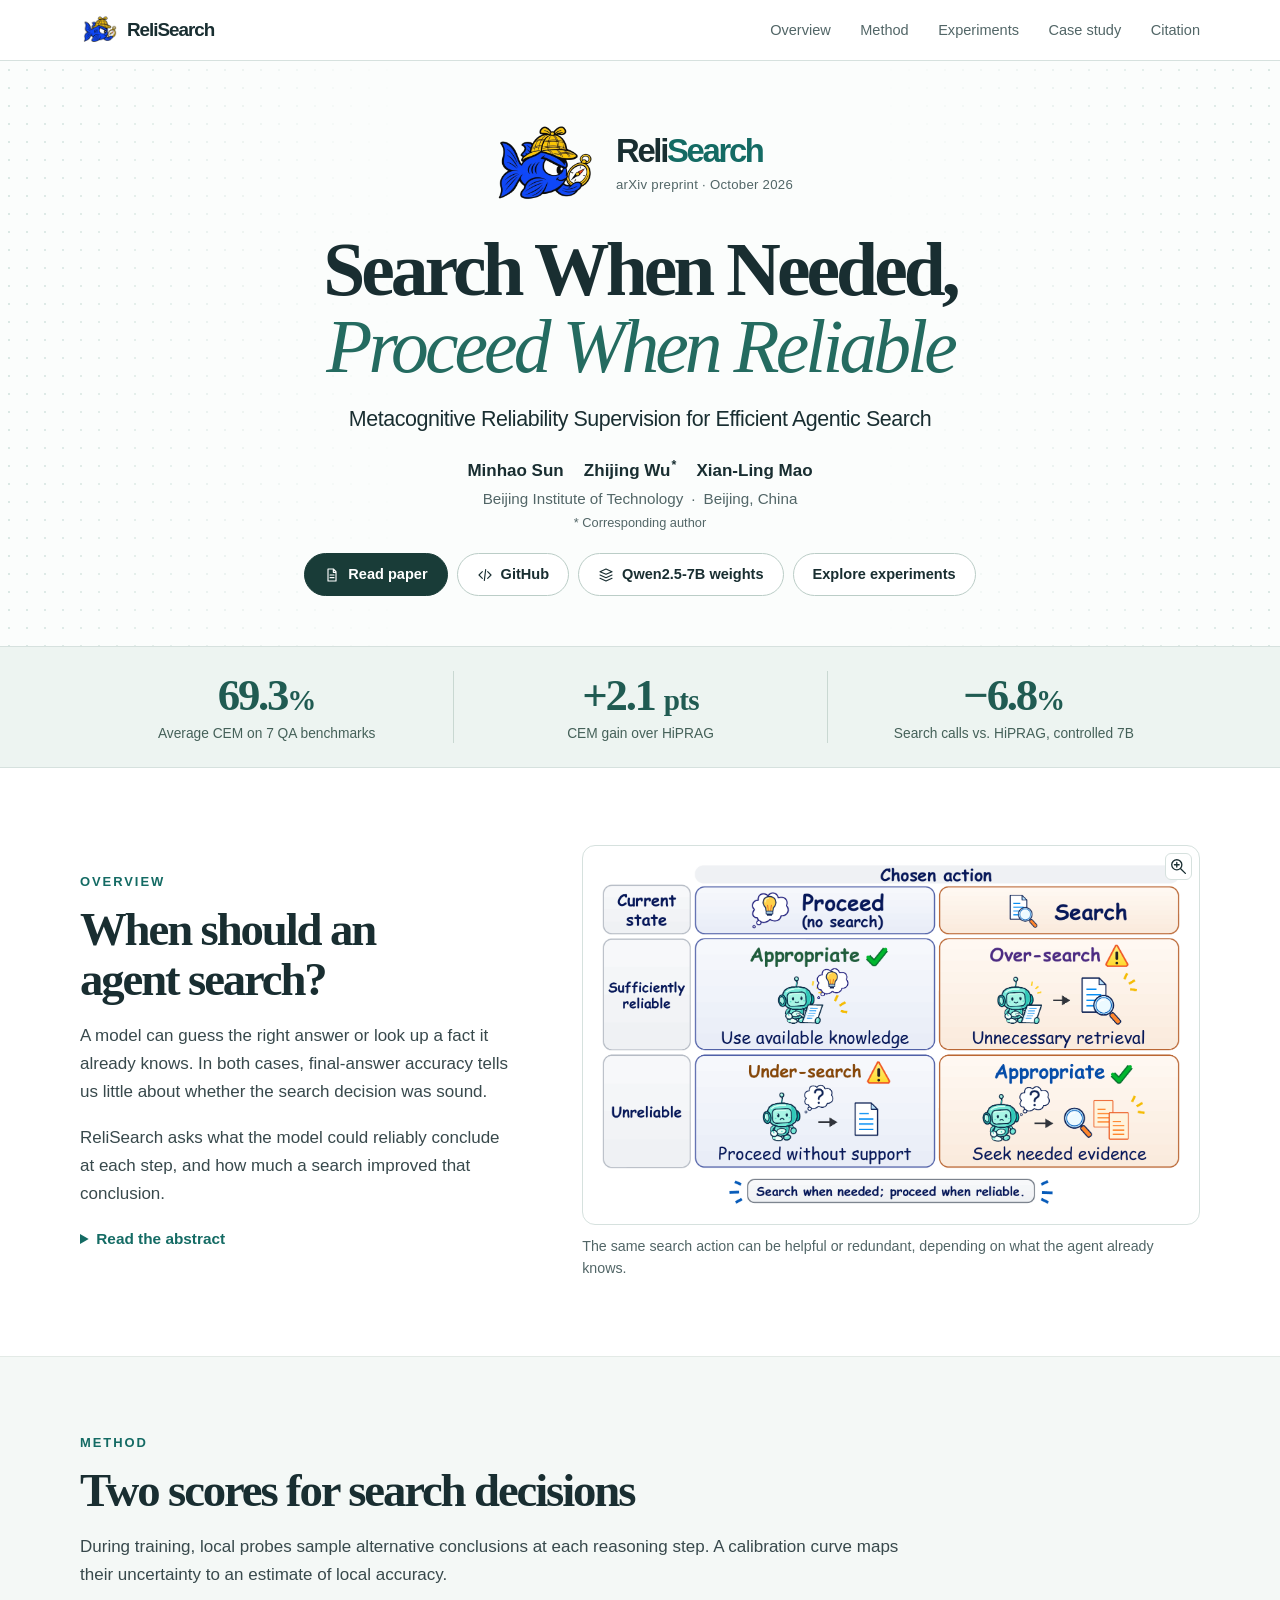
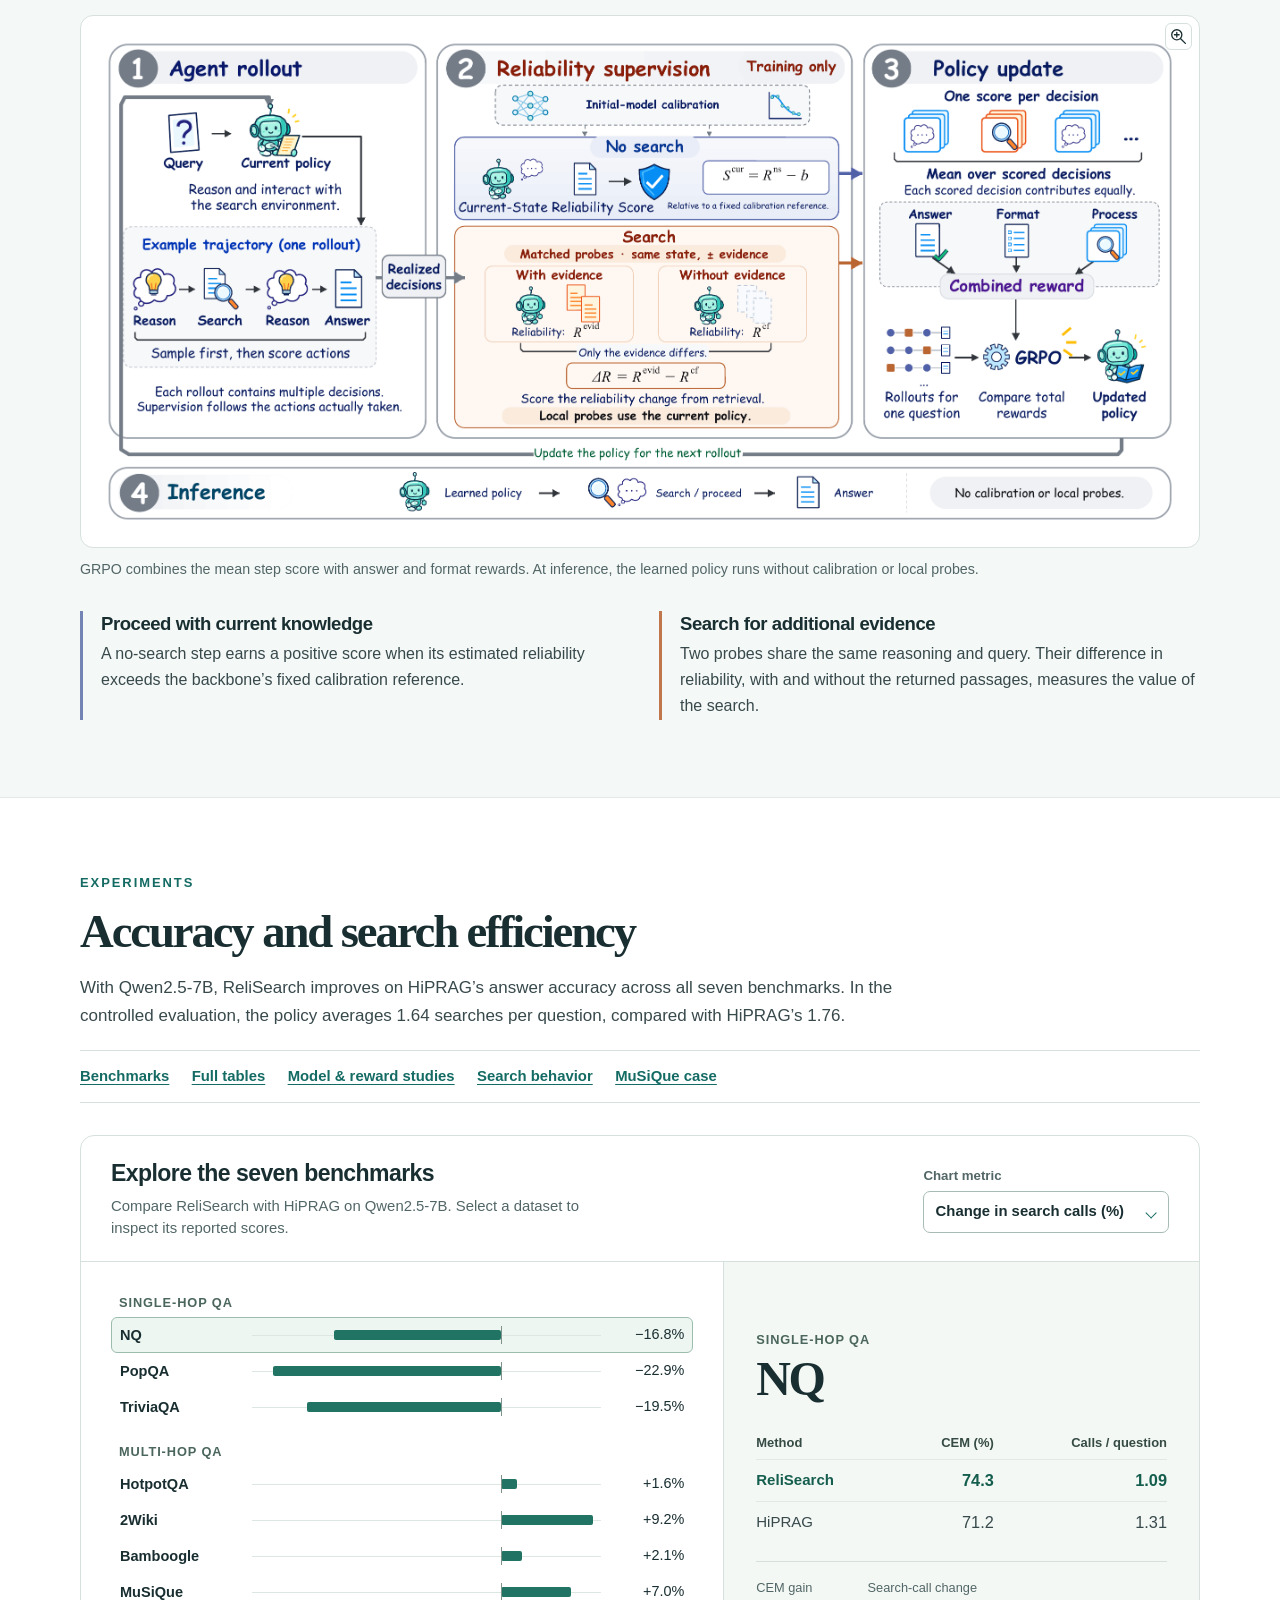
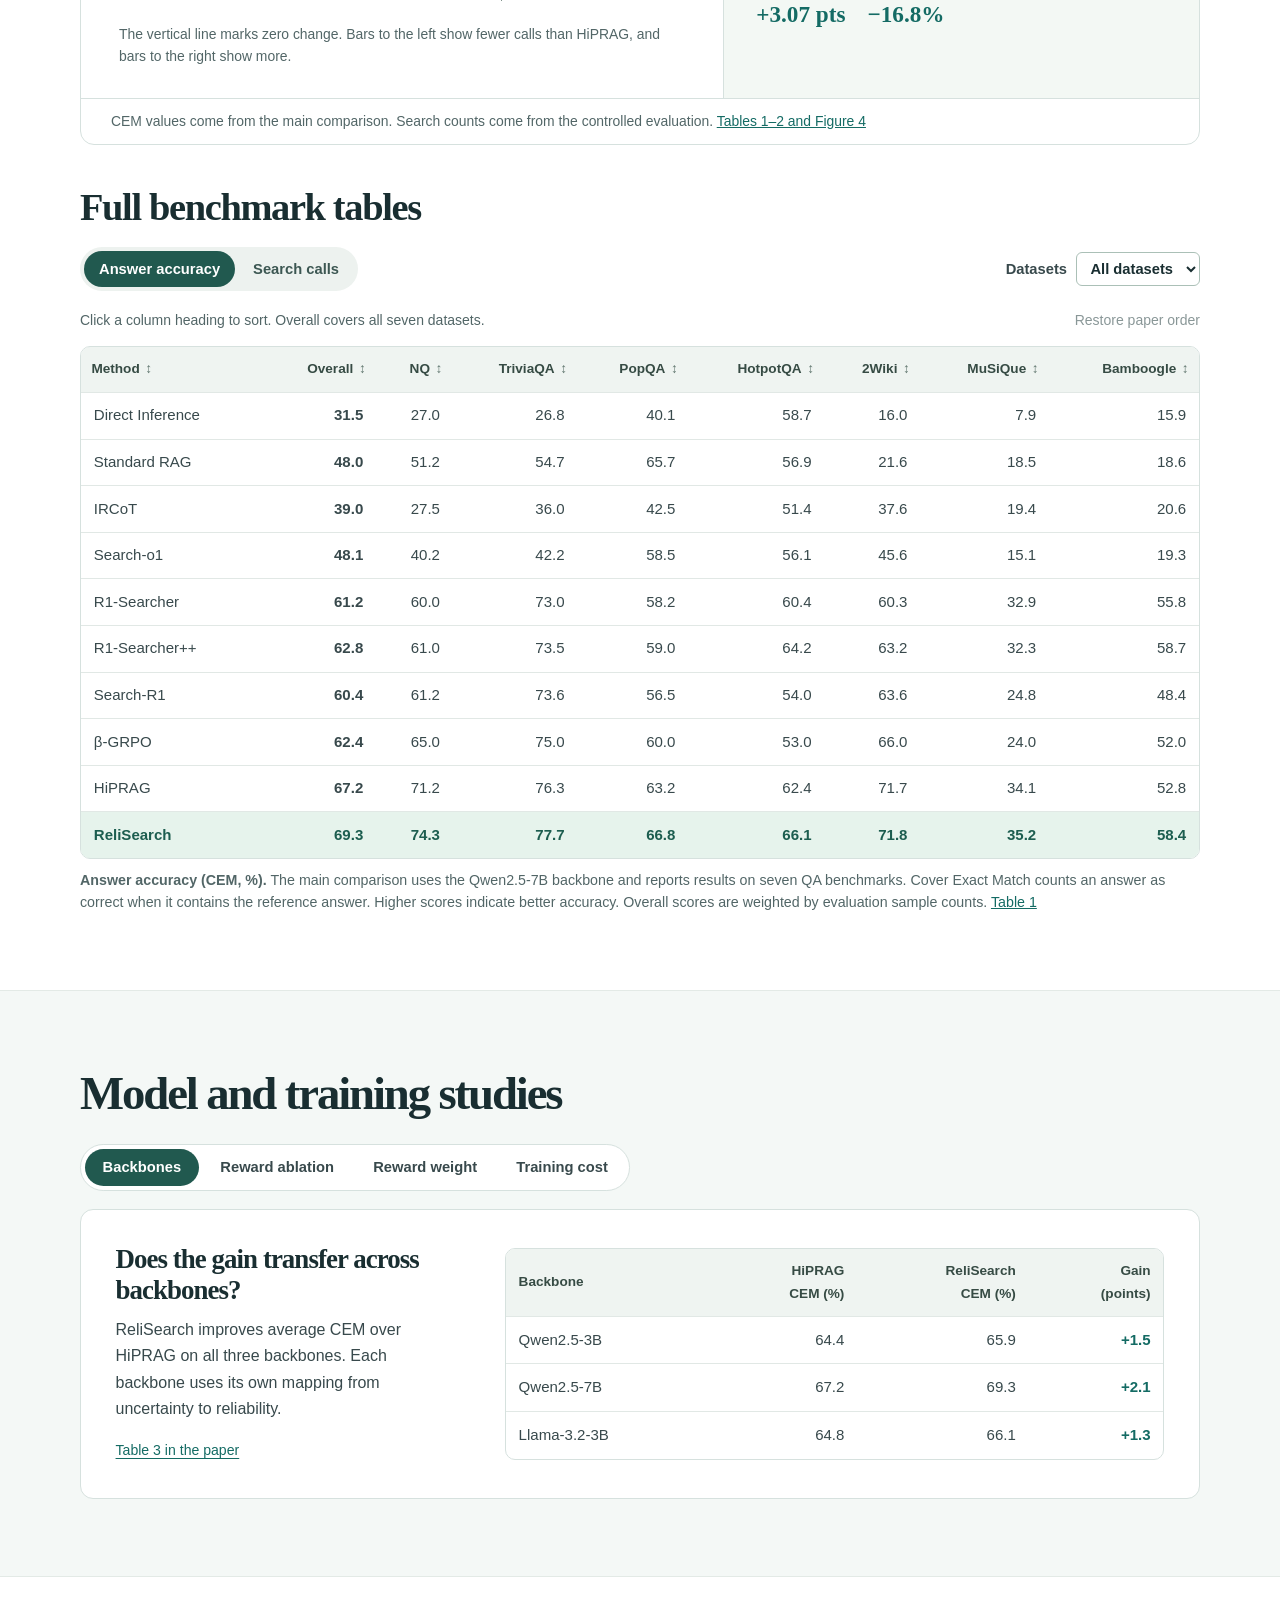
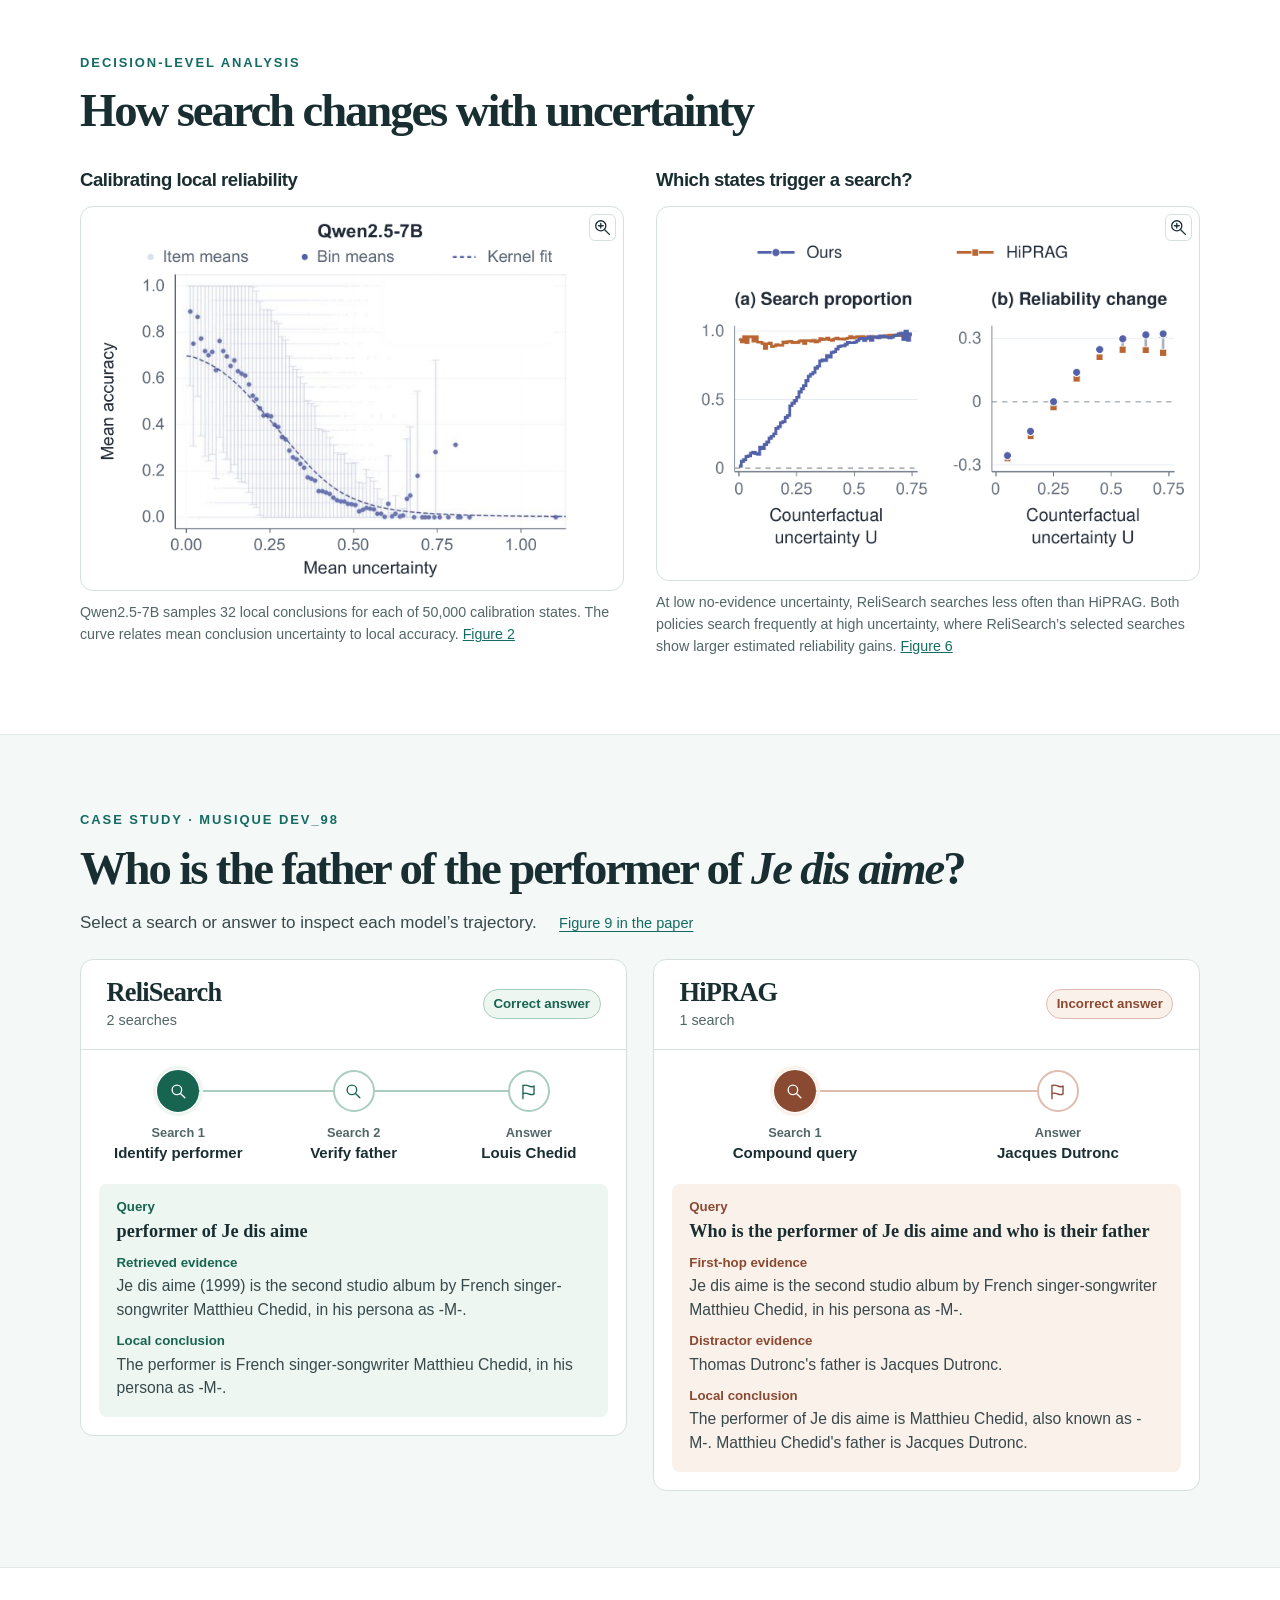
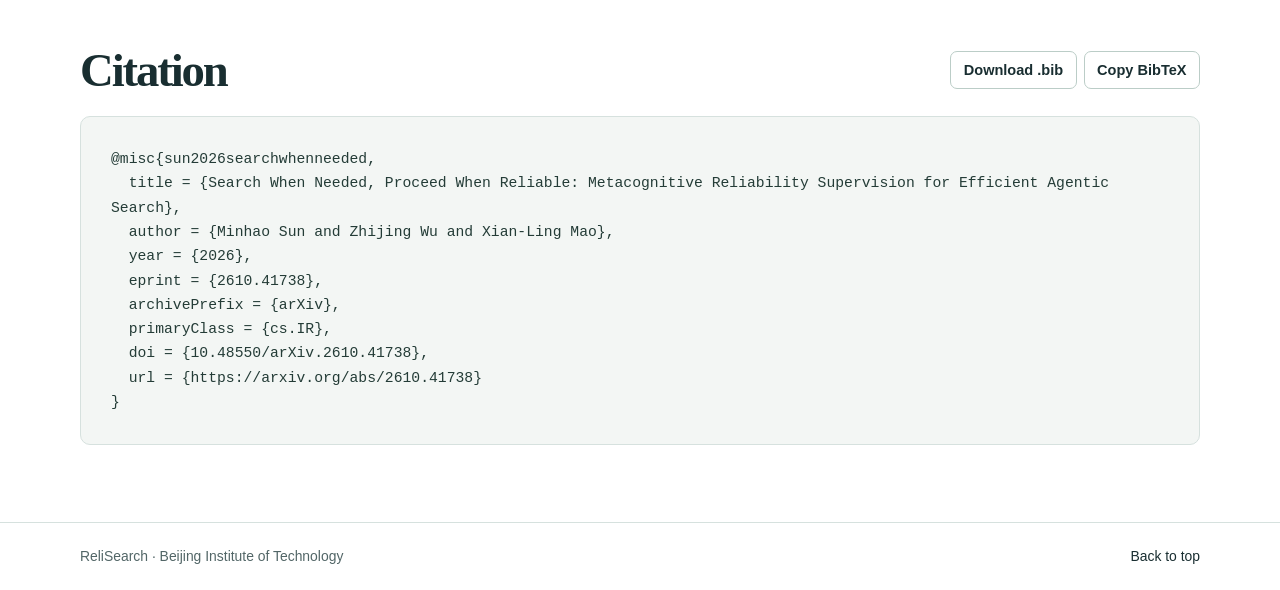
<file: MetaEfficientSearch/index.html>
<!doctype html>
<html lang="en">
<head>
  <meta charset="utf-8">
  <meta name="viewport" content="width=device-width, initial-scale=1">
  <title>ReliSearch · Project page</title>
  <link rel="canonical" href="https://bitminhaosun.github.io/ReliSearch/">
  <script>location.replace('/ReliSearch/' + location.search + location.hash);</script>
  <meta http-equiv="refresh" content="0; url=/ReliSearch/">
</head>
<body><p>The paper’s project page has moved to <a href="/ReliSearch/">ReliSearch</a>.</p></body>
</html>
</file>
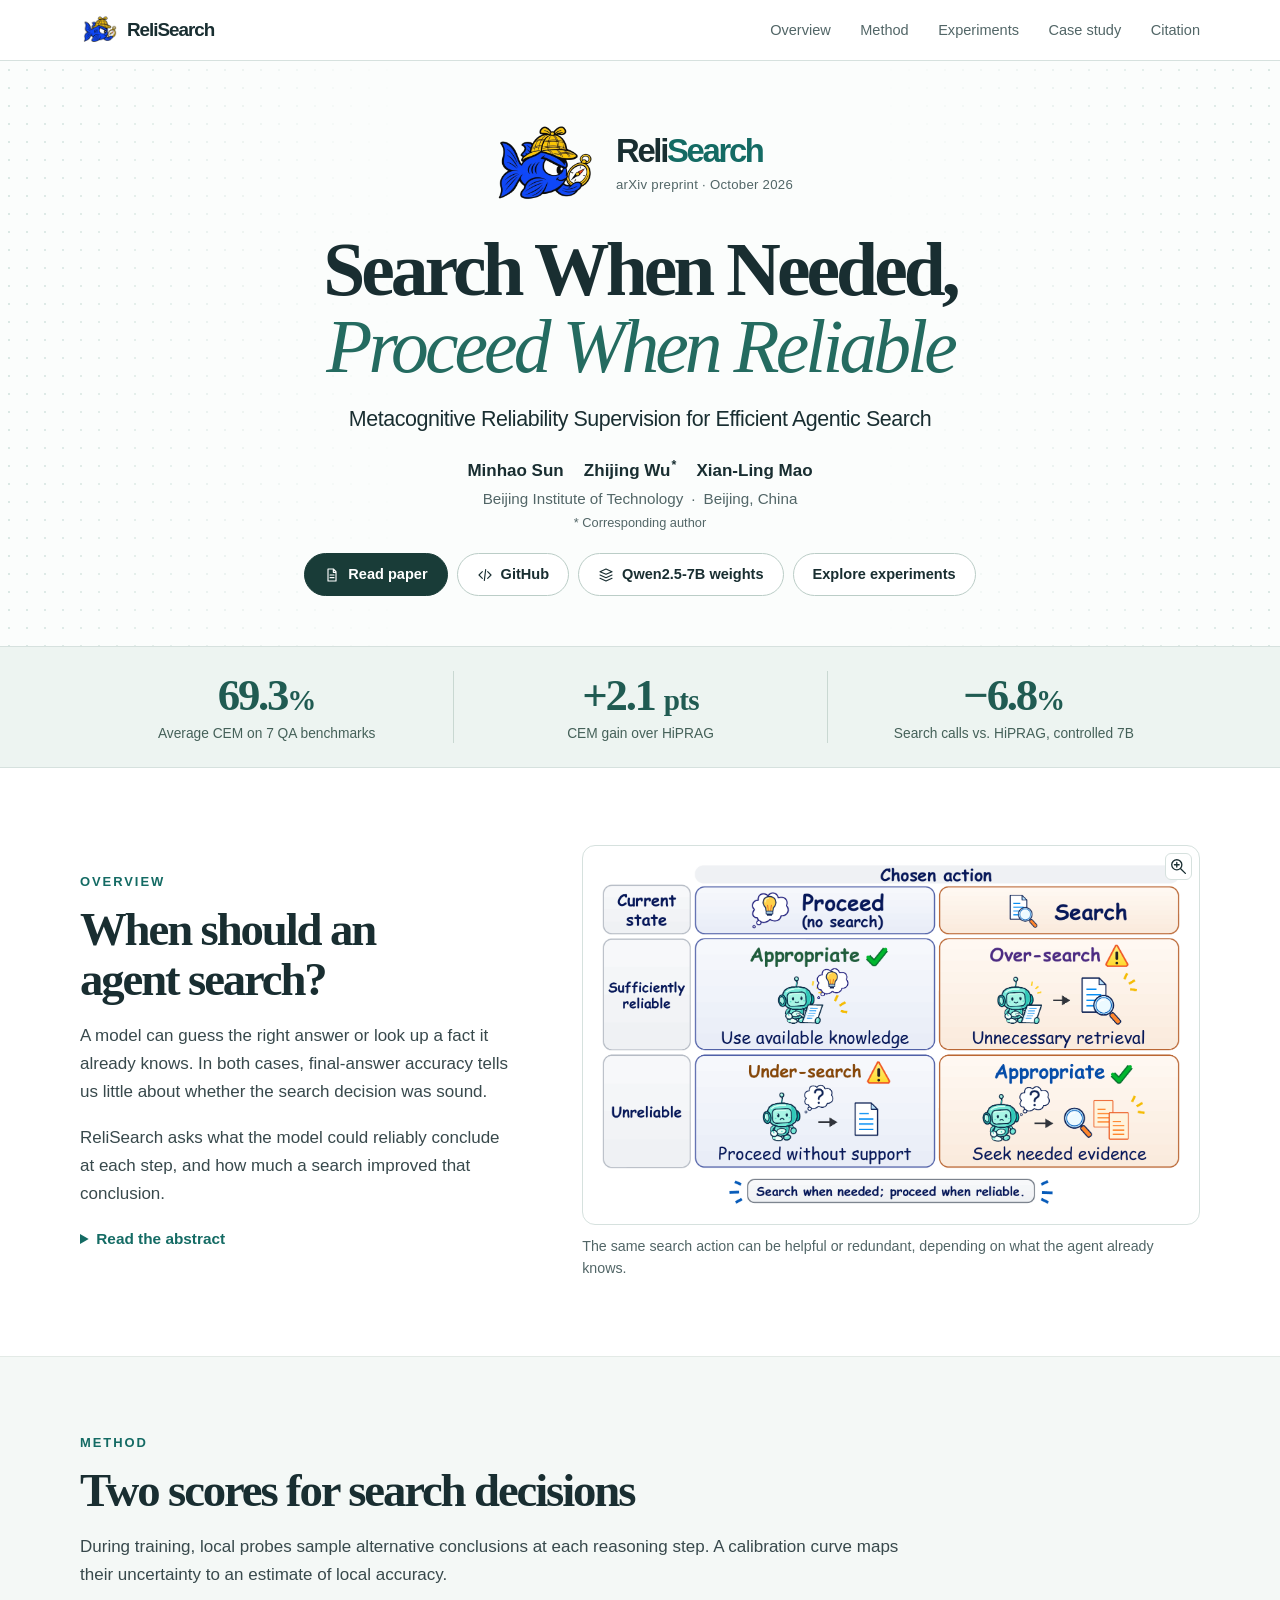
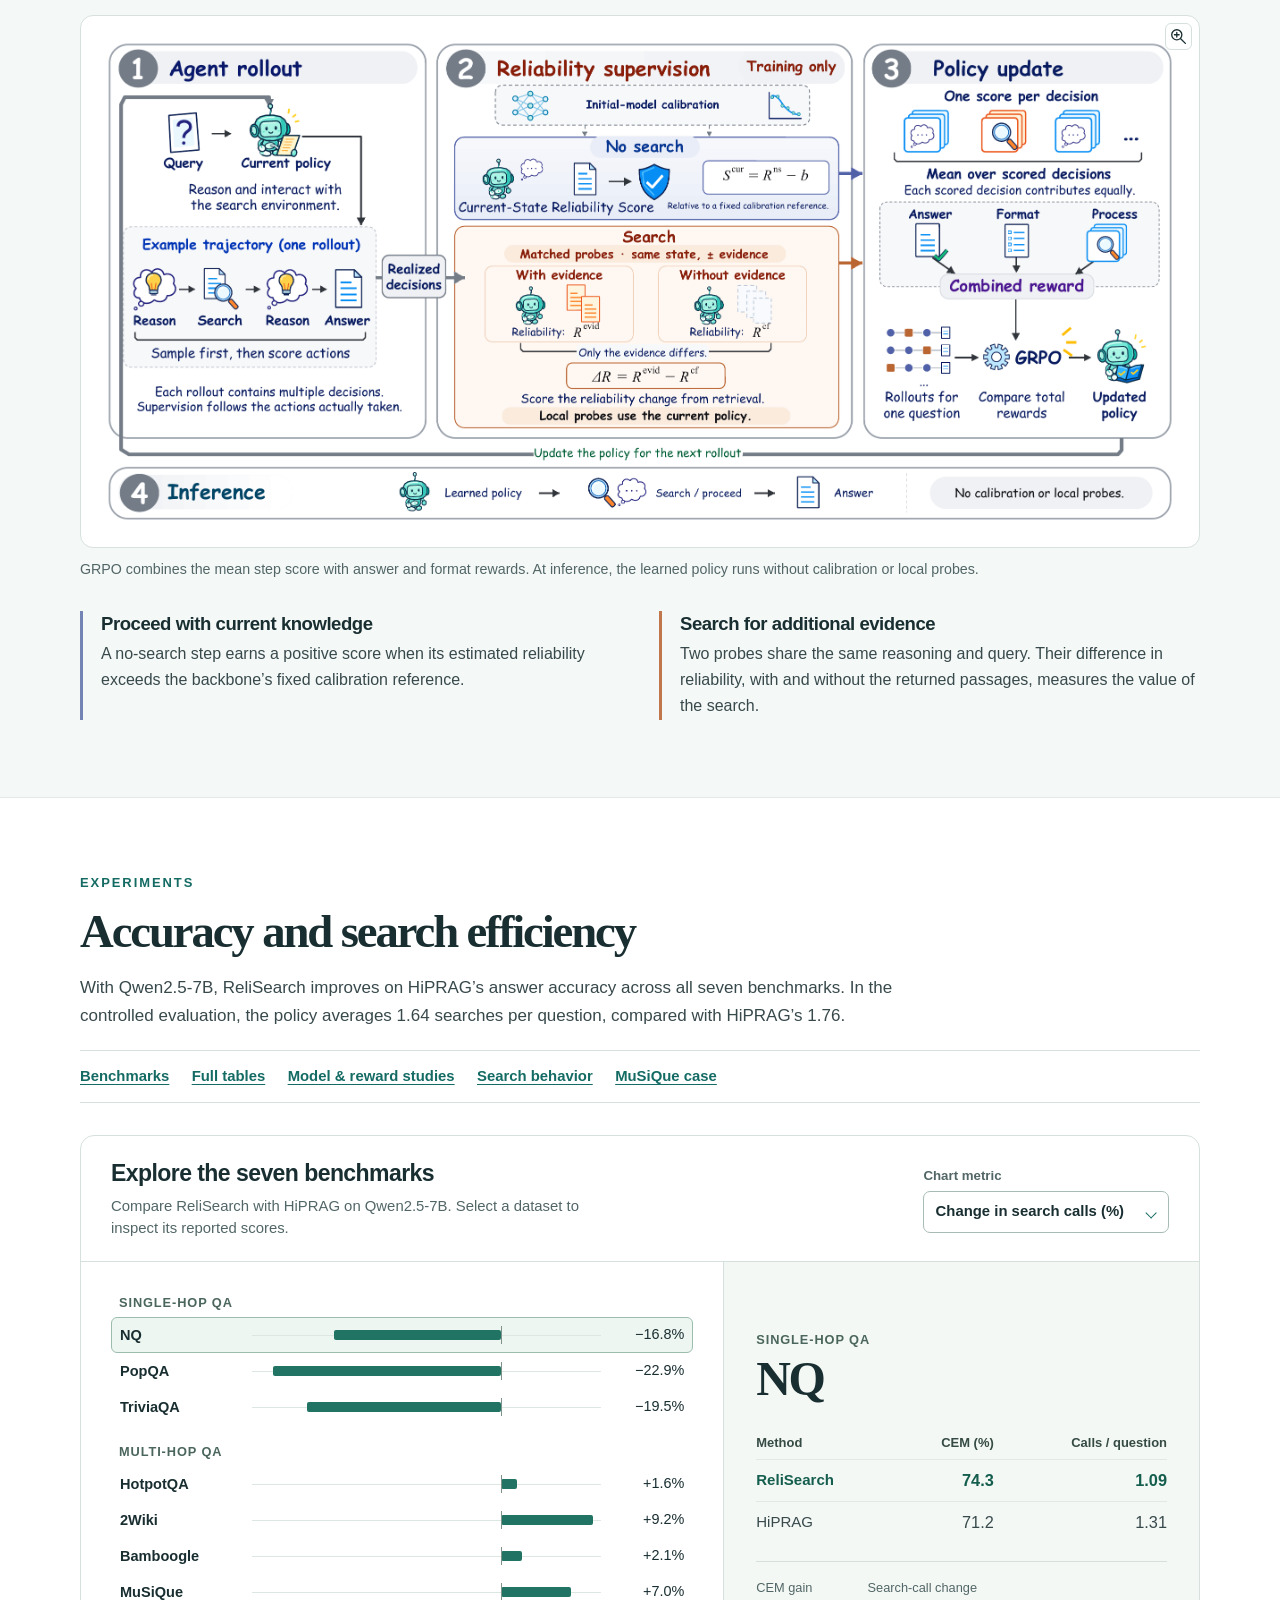
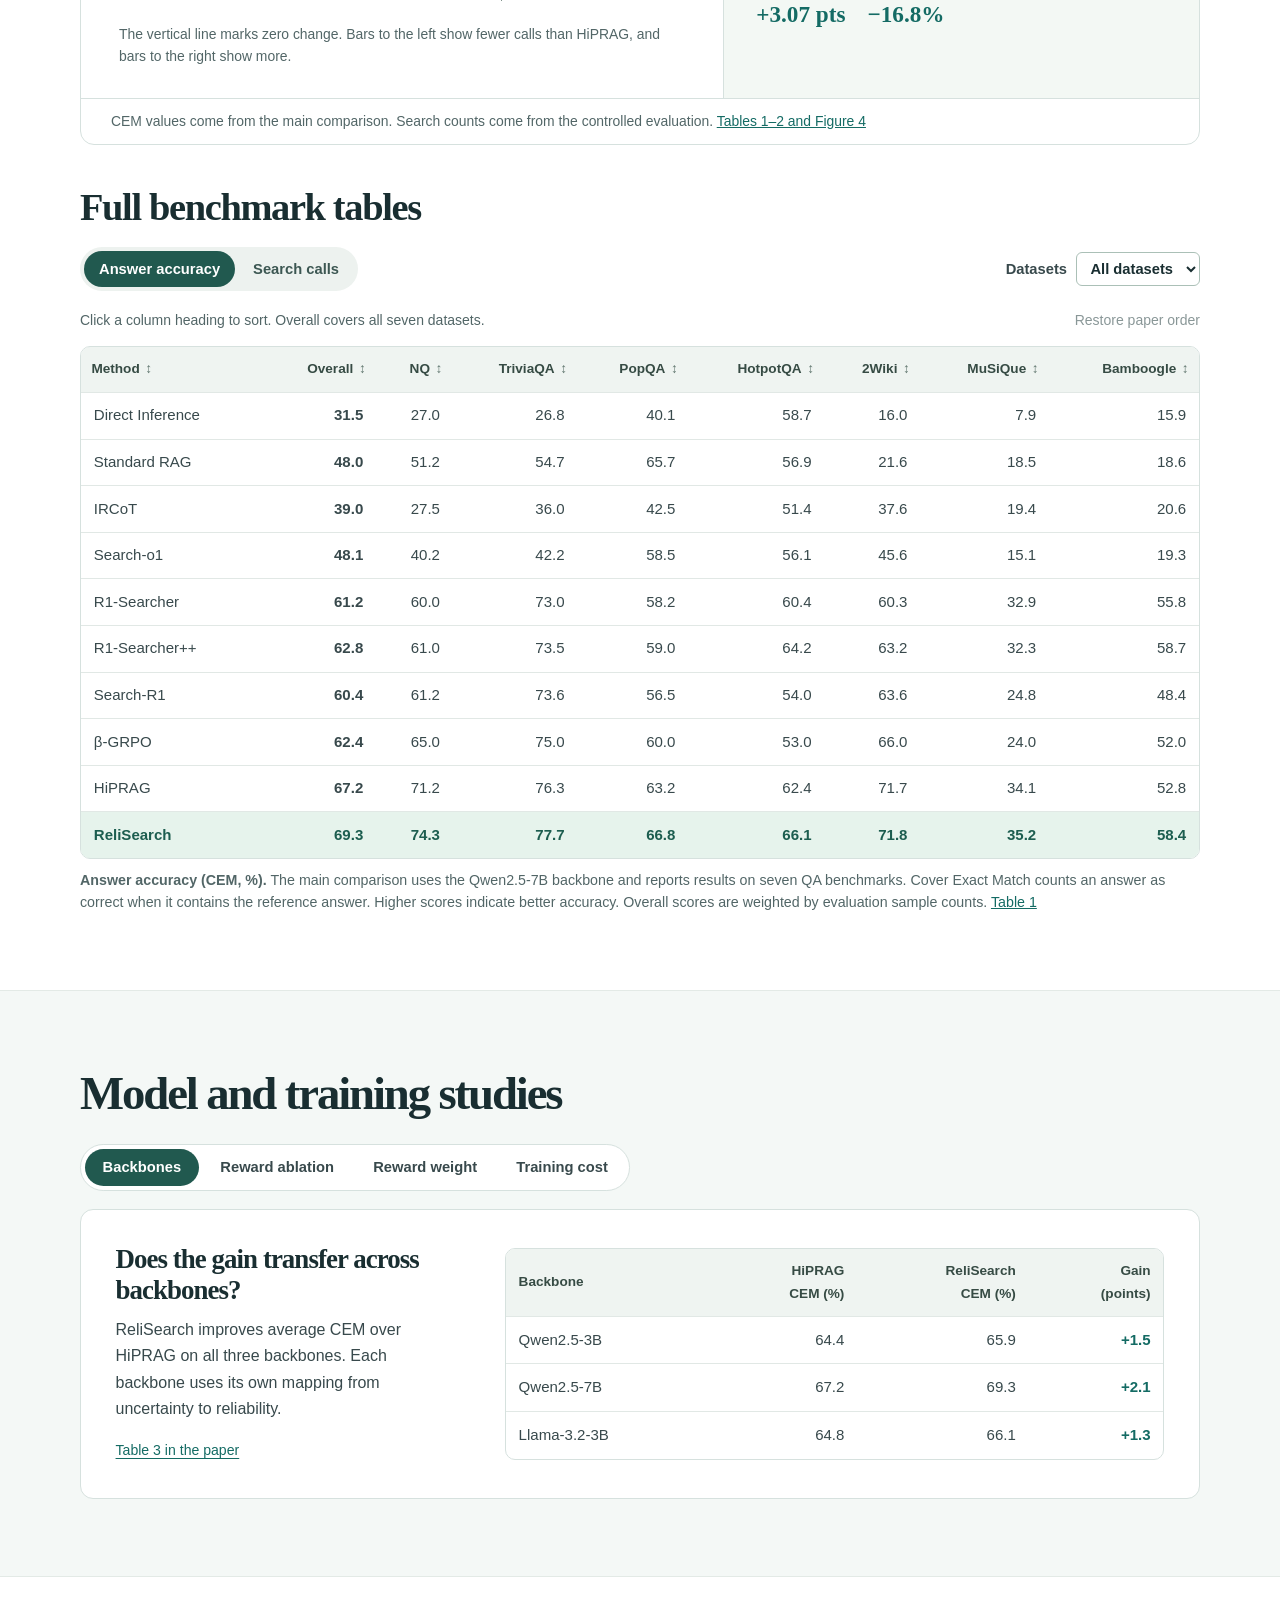
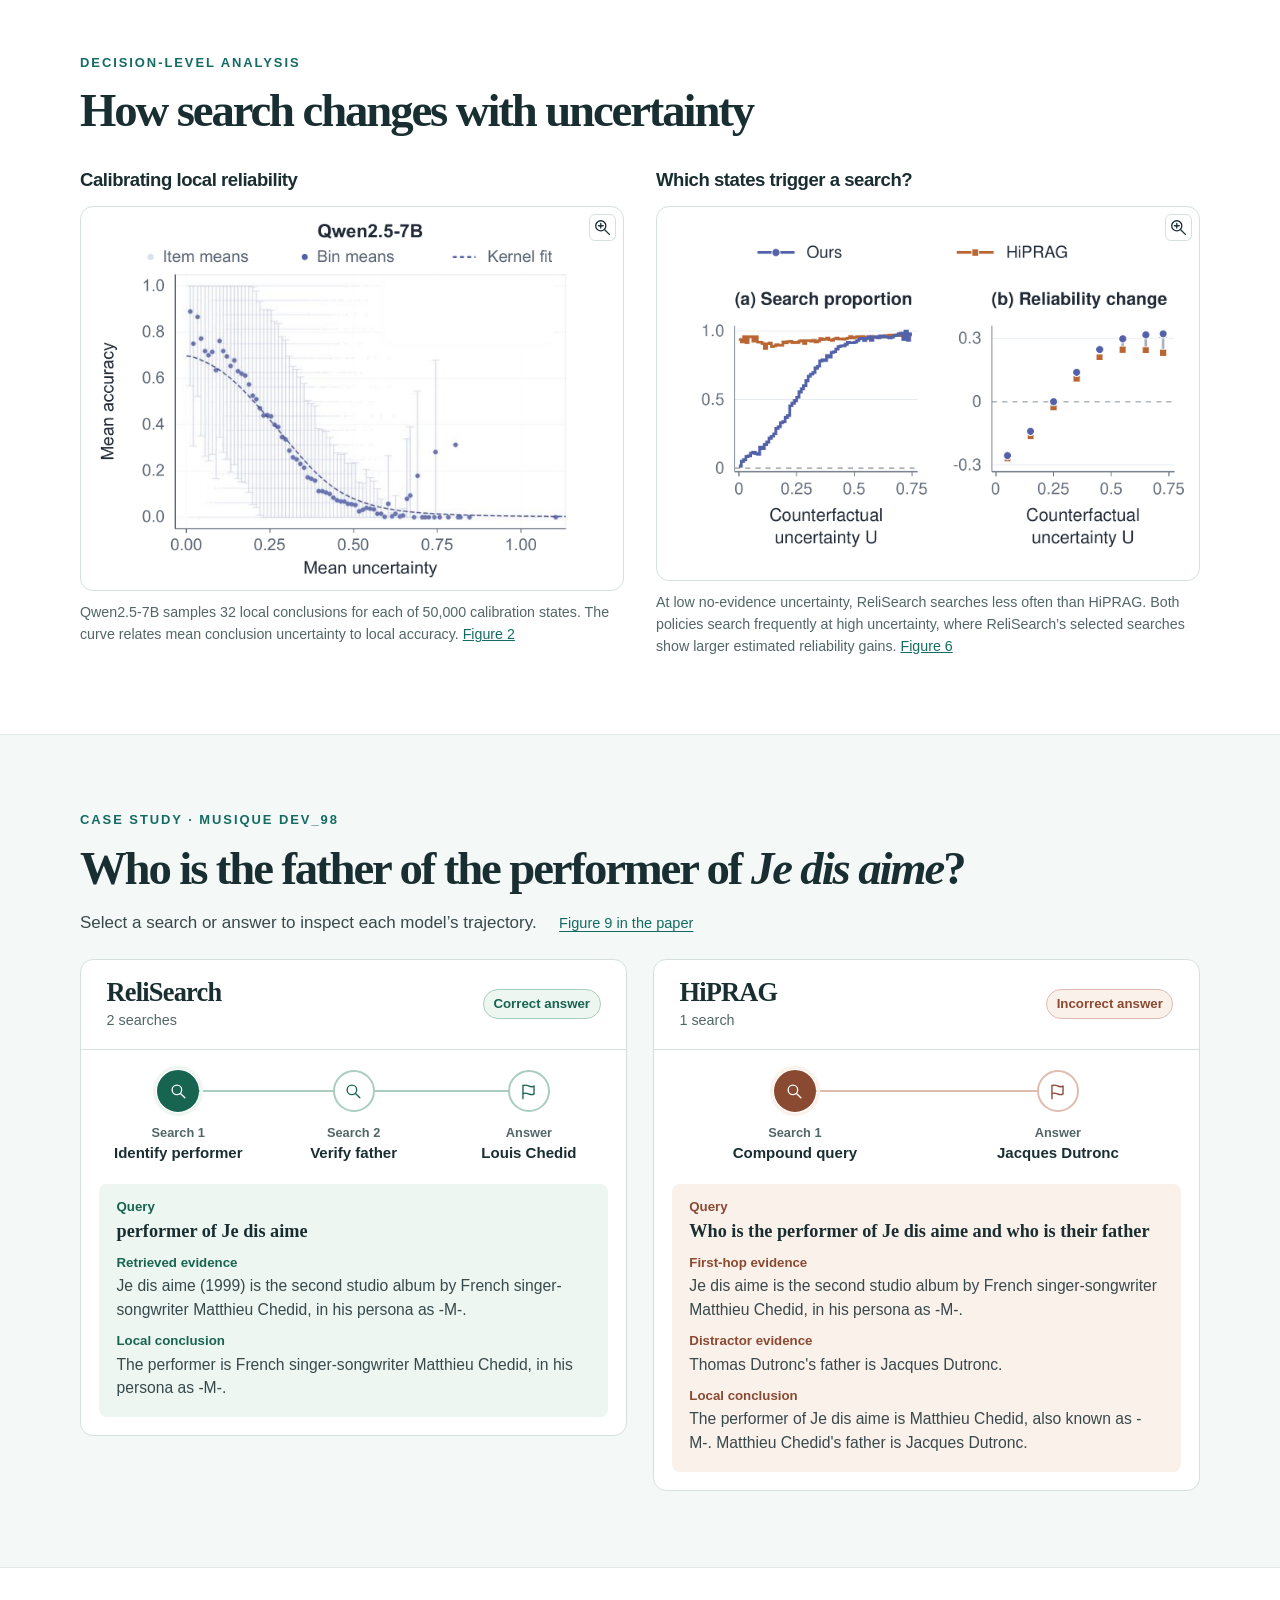
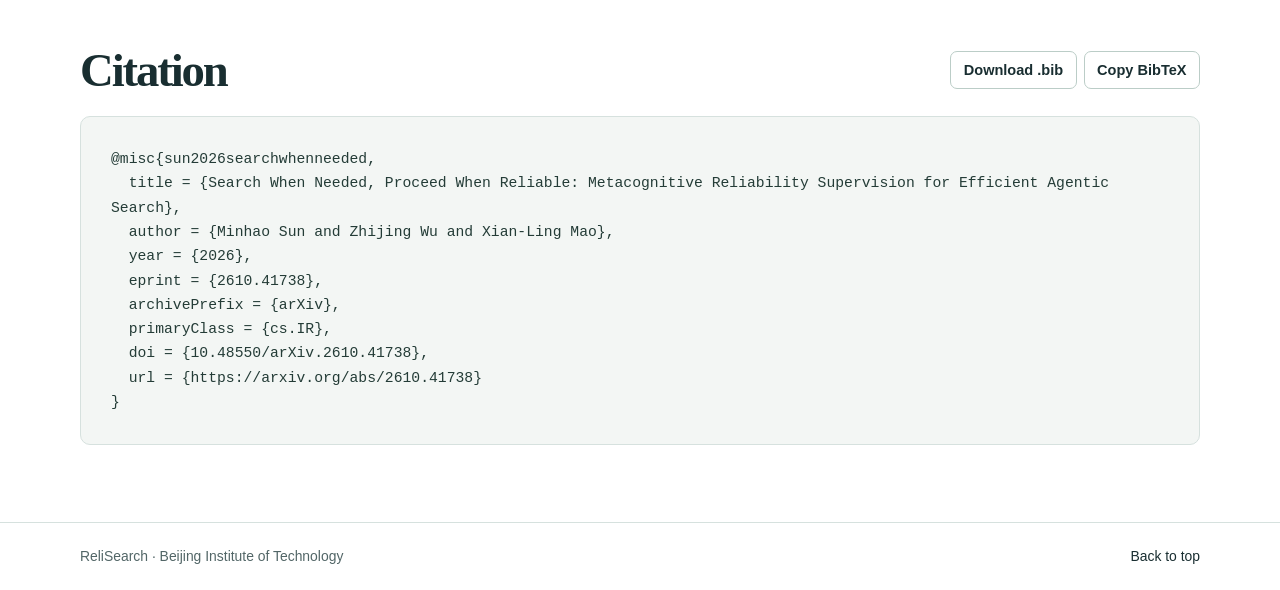
<file: ReliSearch/index.html>
<!doctype html>
<html lang="en">
<head>
  <meta charset="utf-8">
  <meta name="viewport" content="width=device-width, initial-scale=1">
  <meta name="theme-color" content="#f7faf9">
  <title>ReliSearch · Search When Needed, Proceed When Reliable</title>
  <meta name="description" content="ReliSearch uses the reliability of intermediate conclusions to teach a language model when to search. Explore seven QA benchmarks, backbone comparisons, reward ablations, and a MuSiQue case study.">
  <link rel="canonical" href="https://bitminhaosun.github.io/ReliSearch/">
  <meta property="og:title" content="ReliSearch · Search When Needed, Proceed When Reliable">
  <meta property="og:description" content="Metacognitive Reliability Supervision for Efficient Agentic Search. Minhao Sun, Zhijing Wu, and Xian-Ling Mao.">
  <meta property="og:type" content="website">
  <meta property="og:url" content="https://bitminhaosun.github.io/ReliSearch/">
  <meta property="og:image" content="https://bitminhaosun.github.io/ReliSearch/assets/relisearch-icon.png">
  <meta name="citation_title" content="Search When Needed, Proceed When Reliable: Metacognitive Reliability Supervision for Efficient Agentic Search">
  <meta name="citation_author" content="Sun, Minhao">
  <meta name="citation_author" content="Wu, Zhijing">
  <meta name="citation_author" content="Mao, Xian-Ling">
  <meta name="citation_publication_date" content="2026/10/30">
  <meta name="citation_arxiv_id" content="2610.41738">
  <meta name="citation_pdf_url" content="https://arxiv.org/pdf/2610.41738">
  <link rel="icon" href="assets/favicon.png">
  <link rel="stylesheet" href="site.css">
  <link rel="stylesheet" href="bench-explorer.css">
  <link rel="stylesheet" href="experiment.css">
  <link rel="stylesheet" href="case.css">
  <script src="bench-explorer.js" defer></script>
  <script src="experiment.js" defer></script>
  <script src="case.js" defer></script>
  <script src="site.js" defer></script>
</head>
<body id="top">
  <a class="skip" href="#overview">Skip to overview</a>
  <svg class="icons" xmlns="http://www.w3.org/2000/svg" aria-hidden="true">
    <symbol id="paper-icon" viewBox="0 0 24 24"><path d="M6 3h8l4 4v14H6zM14 3v5h4M9 12h6M9 16h6"/></symbol>
    <symbol id="repo-icon" viewBox="0 0 24 24"><path d="m8 7-5 5 5 5m8-10 5 5-5 5m-3-13-2 16"/></symbol>
    <symbol id="cite-icon" viewBox="0 0 24 24"><path d="M9 4H7c-2 0-2 2-2 4v1c0 2-1 3-3 3 2 0 3 1 3 3v1c0 2 0 4 2 4h2m6-16h2c2 0 2 2 2 4v1c0 2 1 3 3 3-2 0-3 1-3 3v1c0 2 0 4-2 4h-2"/></symbol>
    <symbol id="zoom-icon" viewBox="0 0 24 24"><circle cx="10" cy="10" r="6.5"/><path d="m15 15 6 6m-14-11h6m-3-3v6"/></symbol>
  </svg>

  <header class="site-header">
    <nav class="wrap nav" aria-label="Page navigation">
      <a class="brand" href="#top"><img src="assets/blue-fish.webp" width="34" height="34" alt="">ReliSearch</a>
      <div class="nav-links"><a href="#overview">Overview</a><a href="#method">Method</a><a href="#results">Experiments</a><a href="#case-study">Case study</a><a href="#citation">Citation</a></div>
    </nav>
  </header>

  <main>
    <section class="hero" aria-labelledby="paper-title">
      <div class="hero-inner">
        <div class="lockup"><a class="icon-download" href="assets/relisearch-icon.png" aria-label="Open the full-resolution ReliSearch blue fish icon"><img src="assets/blue-fish.webp" alt="" width="96" height="96"></a><div><p class="project-name">Reli<span>Search</span></p><a class="preprint" href="https://arxiv.org/abs/2610.41738">arXiv preprint · October 2026</a></div></div>
        <h1 id="paper-title">Search When Needed,<br><em>Proceed When Reliable</em><span class="subtitle">Metacognitive Reliability Supervision for Efficient Agentic Search</span></h1>
        <p class="authors"><a href="https://bitminhaosun.github.io/">Minhao Sun</a><span>Zhijing Wu<a class="author-symbol" href="mailto:zhijingwu@bit.edu.cn" aria-label="Email Zhijing Wu, corresponding author">*</a></span><span>Xian-Ling Mao</span></p>
        <p class="affiliation">Beijing Institute of Technology <span aria-hidden="true">·</span> <span>Beijing, China</span></p>
        <p class="correspondence">* Corresponding author</p>
        <div class="resources">
          <a class="button primary" href="https://arxiv.org/pdf/2610.41738"><svg aria-hidden="true"><use href="#paper-icon"/></svg>Read paper</a>
          <a class="button" href="https://github.com/BITMinhaoSun/ReliSearch"><svg aria-hidden="true"><use href="#repo-icon"/></svg>GitHub</a>
          <a class="button" href="https://huggingface.co/sunminhao/ReliSearch-Qwen2.5-7B" aria-label="Qwen2.5-7B weights on Hugging Face"><svg viewBox="0 0 24 24" aria-hidden="true"><path d="m3 7 9-4 9 4-9 4zM3 12l9 4 9-4M3 17l9 4 9-4"/></svg>Qwen2.5-7B weights</a>
          <a class="button" href="#results">Explore experiments</a>
        </div>
      </div>
    </section>

    <div class="metrics">
      <dl class="wrap stats">
        <div><dt>Average CEM on 7 QA benchmarks</dt><dd>69.3<span>%</span></dd></div>
        <div><dt>CEM gain over HiPRAG</dt><dd>+2.1 <span>pts</span></dd></div>
        <div><dt>Search calls vs. HiPRAG, controlled 7B</dt><dd>−6.8<span>%</span></dd></div>
      </dl>
    </div>

    <section id="overview" class="section">
      <div class="wrap split">
        <div class="text-column">
          <p class="kicker">Overview</p>
          <h2>When should an<br class="desktop-break"> agent search?</h2>
          <p>A model can guess the right answer or look up a fact it already knows. In both cases, final-answer accuracy tells us little about whether the search decision was sound.</p>
          <p>ReliSearch asks what the model could reliably conclude at each step, and how much a search improved that conclusion.</p>
          <details><summary>Read the abstract</summary><p>Efficient agentic search requires large language models (LLMs) to determine whether they can reliably proceed with their current knowledge or need additional external evidence. Supervision based on final-answer correctness or trajectory-level feedback evaluates realized trajectory performance. However, observed trajectory performance is jointly shaped by stochastic generation, retrieval quality, and downstream reasoning. Such signals therefore provide only indirect evidence of how reliable the current decision state was and how retrieved evidence changed its reliability. An effective reward should encourage search when external information is needed and favor searches that contribute to the answer. To this end, we propose a metacognitive framework for training LLMs to make search decisions based on the reliability of their intermediate reasoning states. Our framework estimates the reliability of local conclusions to distinguish whether the current information supports proceeding without search from how much retrieved evidence improves that reliability. The current-state reliability score assesses whether the model can proceed without search. The search-action score measures how retrieved evidence changes estimated reliability. Together, these scores define a reliability-aware process reward for Group Relative Policy Optimization (GRPO), providing finer-grained supervision for search and no-search behavior. Experiments across seven question-answering benchmarks demonstrate that our method achieves a better accuracy-efficiency trade-off than strong agentic-search baselines. Our code and model checkpoints will be open-sourced.</p></details>
        </div>
        <figure>
          <a class="figure-link" href="assets/decisions.webp" aria-label="Enlarge the search decision matrix"><img src="assets/decisions.webp" width="1700" height="1019" alt="A matrix pairs reliable states with proceeding, and unreliable states with searching. The opposite choices lead to over-search and under-search."><span class="zoom-indicator"><svg aria-hidden="true"><use href="#zoom-icon"/></svg></span></a>
          <figcaption>The same search action can be helpful or redundant, depending on what the agent already knows.</figcaption>
        </figure>
      </div>
    </section>

    <section id="method" class="section washed">
      <div class="wrap">
        <p class="kicker">Method</p>
        <h2>Two scores for search decisions</h2>
        <p class="lede">During training, local probes sample alternative conclusions at each reasoning step. A calibration curve maps their uncertainty to an estimate of local accuracy.</p>
        <figure class="framework">
          <a class="figure-link" href="assets/method.webp" aria-label="Enlarge the training and inference diagram"><img loading="lazy" width="2399" height="1084" src="assets/method.webp" alt="Agent rollout, training-only reliability supervision, and a GRPO policy update. At inference, the learned agent searches or proceeds directly."><span class="zoom-indicator"><svg aria-hidden="true"><use href="#zoom-icon"/></svg></span></a>
          <figcaption>GRPO combines the mean step score with answer and format rewards. At inference, the learned policy runs without calibration or local probes.</figcaption>
        </figure>
        <div class="scores">
          <article><h3>Proceed with current knowledge</h3><p>A no-search step earns a positive score when its estimated reliability exceeds the backbone’s fixed calibration reference.</p></article>
          <article><h3>Search for additional evidence</h3><p>Two probes share the same reasoning and query. Their difference in reliability, with and without the returned passages, measures the value of the search.</p></article>
        </div>
      </div>
    </section>

    <section id="results" class="section">
      <div class="wrap">
        <p class="kicker">Experiments</p>
        <h2>Accuracy and search efficiency</h2>
        <p class="lede">With Qwen2.5-7B, ReliSearch improves on HiPRAG’s answer accuracy across all seven benchmarks. In the controlled evaluation, the policy averages 1.64 searches per question, compared with HiPRAG’s 1.76.</p>
        <nav class="study-links" aria-label="Experiments"><a href="#benchmark-study">Benchmarks</a><a href="#full-results">Full tables</a><a href="#model-studies">Model &amp; reward studies</a><a href="#decision-analysis">Search behavior</a><a href="#case-study">MuSiQue case</a></nav>
        <div id="benchmark-study"><section id="benchmark-explorer" class="bench-explorer" aria-labelledby="bench-title" hidden>
  <div class="bench-head">
    <div>
      <h3 id="bench-title">Explore the seven benchmarks</h3>
      <p>Compare ReliSearch with HiPRAG on Qwen2.5-7B. Select a dataset to inspect its reported scores.</p>
    </div>
    <label class="bench-metric" for="bench-metric">Chart metric
      <select id="bench-metric">
        <option value="calls">Change in search calls (%)</option>
        <option value="accuracy">Accuracy gain (CEM points)</option>
      </select>
    </label>
  </div>
  <div class="bench-body">
    <fieldset class="bench-chart">
      <legend class="visually-hidden">Choose a benchmark</legend>
      <div class="bench-groups"></div>
      <p class="bench-axis-note"></p>
    </fieldset>
    <div class="bench-inspector" role="region" aria-label="Selected benchmark results" aria-live="polite" aria-atomic="true">
      <p class="bench-task"></p>
      <h4 class="bench-name"></h4>
      <table class="bench-values" aria-label="Reported results for the selected benchmark">
        <thead><tr><th scope="col">Method</th><th scope="col">CEM (%)</th><th scope="col">Calls / question</th></tr></thead>
        <tbody>
          <tr class="bench-ours"><th scope="row">ReliSearch</th><td></td><td></td></tr>
          <tr class="bench-reference"><th scope="row">HiPRAG</th><td></td><td></td></tr>
        </tbody>
      </table>
      <dl class="bench-deltas">
        <div><dt>CEM gain</dt><dd></dd></div>
        <div><dt>Search-call change</dt><dd></dd></div>
      </dl>
    </div>
  </div>
  <p class="bench-source">CEM values come from the main comparison. Search counts come from the controlled evaluation. <a href="https://arxiv.org/pdf/2610.41738#page=5">Tables 1–2 and Figure 4</a></p>
</section></div>
        <section class="full-tables" id="full-results" aria-labelledby="full-results-title">
          <h3 id="full-results-title">Full benchmark tables</h3>
          <div class="table-tools" hidden>
            <div class="switch" role="group" aria-label="Select results metric"><button type="button" aria-controls="accuracy-panel" aria-pressed="true">Answer accuracy</button><button type="button" aria-controls="calls-panel" aria-pressed="false">Search calls</button></div>
            <label class="table-datasets">Datasets
              <select id="table-datasets"><option value="all">All datasets</option><option value="single">Single-hop</option><option value="multi">Multi-hop</option></select>
            </label>
          </div>
          <div class="sort-tools" hidden><p>Click a column heading to sort. Overall covers all seven datasets.</p><button type="button" id="paper-order" disabled>Restore paper order</button></div>
        <figure class="table-panel" id="accuracy-panel">
  <div class="table-scroll" tabindex="0" role="region" aria-label="Answer accuracy (CEM, %)">
    <table aria-label="Answer accuracy (CEM, %)" aria-describedby="accuracy-caption">
    <thead>
      <tr><th scope="col">Method</th><th scope="col">Overall</th><th scope="col" data-hop="single">NQ</th><th scope="col" data-hop="single">TriviaQA</th><th scope="col" data-hop="single">PopQA</th><th scope="col" data-hop="multi">HotpotQA</th><th scope="col" data-hop="multi">2Wiki</th><th scope="col" data-hop="multi">MuSiQue</th><th scope="col" data-hop="multi">Bamboogle</th></tr>
    </thead>
    <tbody>
      <tr><th scope="row">Direct Inference</th><td>31.5</td><td>27.0</td><td>26.8</td><td>40.1</td><td>58.7</td><td>16.0</td><td>7.9</td><td>15.9</td></tr>
      <tr><th scope="row">Standard RAG</th><td>48.0</td><td>51.2</td><td>54.7</td><td>65.7</td><td>56.9</td><td>21.6</td><td>18.5</td><td>18.6</td></tr>
      <tr><th scope="row">IRCoT</th><td>39.0</td><td>27.5</td><td>36.0</td><td>42.5</td><td>51.4</td><td>37.6</td><td>19.4</td><td>20.6</td></tr>
      <tr><th scope="row">Search-o1</th><td>48.1</td><td>40.2</td><td>42.2</td><td>58.5</td><td>56.1</td><td>45.6</td><td>15.1</td><td>19.3</td></tr>
      <tr><th scope="row">R1-Searcher</th><td>61.2</td><td>60.0</td><td>73.0</td><td>58.2</td><td>60.4</td><td>60.3</td><td>32.9</td><td>55.8</td></tr>
      <tr><th scope="row">R1-Searcher++</th><td>62.8</td><td>61.0</td><td>73.5</td><td>59.0</td><td>64.2</td><td>63.2</td><td>32.3</td><td>58.7</td></tr>
      <tr><th scope="row">Search-R1</th><td>60.4</td><td>61.2</td><td>73.6</td><td>56.5</td><td>54.0</td><td>63.6</td><td>24.8</td><td>48.4</td></tr>
      <tr><th scope="row">β-GRPO</th><td>62.4</td><td>65.0</td><td>75.0</td><td>60.0</td><td>53.0</td><td>66.0</td><td>24.0</td><td>52.0</td></tr>
      <tr><th scope="row">HiPRAG</th><td>67.2</td><td>71.2</td><td>76.3</td><td>63.2</td><td>62.4</td><td>71.7</td><td>34.1</td><td>52.8</td></tr>
      <tr class="ours"><th scope="row">ReliSearch</th><td>69.3</td><td>74.3</td><td>77.7</td><td>66.8</td><td>66.1</td><td>71.8</td><td>35.2</td><td>58.4</td></tr>
    </tbody>
    </table>
  </div>
  <figcaption id="accuracy-caption"><strong>Answer accuracy (CEM, %).</strong> The main comparison uses the Qwen2.5-7B backbone and reports results on seven QA benchmarks. Cover Exact Match counts an answer as correct when it contains the reference answer. Higher scores indicate better accuracy. Overall scores are weighted by evaluation sample counts. <a href="https://arxiv.org/pdf/2610.41738#page=5">Table 1</a></figcaption>
</figure>

<figure class="table-panel" id="calls-panel">
  <div class="table-scroll" tabindex="0" role="region" aria-label="Mean search calls per question">
    <table aria-label="Mean search calls per question" aria-describedby="calls-caption">
    <thead>
      <tr><th scope="col">Method</th><th scope="col">Overall</th><th scope="col" data-hop="single">NQ</th><th scope="col" data-hop="single">TriviaQA</th><th scope="col" data-hop="single">PopQA</th><th scope="col" data-hop="multi">HotpotQA</th><th scope="col" data-hop="multi">2Wiki</th><th scope="col" data-hop="multi">MuSiQue</th><th scope="col" data-hop="multi">Bamboogle</th></tr>
    </thead>
    <tbody>
      <tr><th scope="row">Direct Inference</th><td>0.00</td><td>0.00</td><td>0.00</td><td>0.00</td><td>0.00</td><td>0.00</td><td>0.00</td><td>0.00</td></tr>
      <tr><th scope="row">Standard RAG</th><td>1.00</td><td>1.00</td><td>1.00</td><td>1.00</td><td>1.00</td><td>1.00</td><td>1.00</td><td>1.00</td></tr>
      <tr><th scope="row">IRCoT</th><td>1.58</td><td>1.41</td><td>1.30</td><td>1.25</td><td>1.70</td><td>2.06</td><td>2.18</td><td>1.70</td></tr>
      <tr><th scope="row">Search-o1</th><td>1.16</td><td>1.08</td><td>1.08</td><td>1.04</td><td>1.26</td><td>1.27</td><td>1.44</td><td>1.38</td></tr>
      <tr><th scope="row">Search-R1</th><td>1.53</td><td>1.27</td><td>1.30</td><td>1.31</td><td>1.67</td><td>1.89</td><td>2.05</td><td>1.66</td></tr>
      <tr><th scope="row">R1-Searcher</th><td>1.41</td><td>1.19</td><td>1.20</td><td>1.21</td><td>1.53</td><td>1.75</td><td>1.80</td><td>1.49</td></tr>
      <tr><th scope="row">Search Wisely</th><td>1.83</td><td>1.36</td><td>1.55</td><td>1.65</td><td>1.94</td><td>2.26</td><td>2.36</td><td>2.02</td></tr>
      <tr><th scope="row">HiPRAG</th><td>1.76</td><td>1.31</td><td>1.49</td><td>1.57</td><td>1.88</td><td>2.18</td><td>2.27</td><td>1.90</td></tr>
      <tr class="ours"><th scope="row">ReliSearch</th><td>1.64</td><td>1.09</td><td>1.20</td><td>1.21</td><td>1.91</td><td>2.38</td><td>2.43</td><td>1.94</td></tr>
    </tbody>
    </table>
  </div>
  <figcaption id="calls-caption"><strong>Mean search calls per question.</strong> Search counts come from the controlled evaluation under shared retrieval and decoding settings. Overall means are weighted across 51,713 questions. <a href="https://arxiv.org/pdf/2610.41738#page=12">Table 8</a></figcaption>
</figure>
        </section>
      </div>
    </section>

    <section id="model-studies" class="section washed" aria-labelledby="study-heading">
  <div class="wrap">
    <h2 id="study-heading">Model and training studies</h2>
    <div class="study-tabs" role="tablist" aria-label="Model and training studies" hidden>
      <button type="button" role="tab" id="tab-backbones" aria-controls="study-backbones">Backbones</button>
      <button type="button" role="tab" id="tab-ablation" aria-controls="study-ablation">Reward ablation</button>
      <button type="button" role="tab" id="tab-weight" aria-controls="study-weight">Reward weight</button>
      <button type="button" role="tab" id="tab-cost" aria-controls="study-cost">Training cost</button>
    </div>

    <article id="study-backbones" class="study-panel">
      <div class="study-intro">
        <h3>Does the gain transfer across backbones?</h3>
        <p>ReliSearch improves average CEM over HiPRAG on all three backbones. Each backbone uses its own mapping from uncertainty to reliability.</p>
        <a href="https://arxiv.org/pdf/2610.41738#page=6">Table 3 in the paper</a>
      </div>
      <div class="study-data table-scroll" tabindex="0" role="region" aria-label="Backbone accuracy comparisons">
        <table aria-label="Average Cover Exact Match in percent and gain in percentage points">
          <thead><tr><th scope="col">Backbone</th><th scope="col">HiPRAG<br>CEM (%)</th><th scope="col">ReliSearch<br>CEM (%)</th><th scope="col">Gain<br>(points)</th></tr></thead>
          <tbody>
            <tr><th scope="row">Qwen2.5-3B</th><td>64.4</td><td>65.9</td><td class="study-gain">+1.5</td></tr>
            <tr><th scope="row">Qwen2.5-7B</th><td>67.2</td><td>69.3</td><td class="study-gain">+2.1</td></tr>
            <tr><th scope="row">Llama-3.2-3B</th><td>64.8</td><td>66.1</td><td class="study-gain">+1.3</td></tr>
          </tbody>
        </table>
      </div>
    </article>

    <article id="study-ablation" class="study-panel">
      <div class="study-intro">
        <h3>What does each reward component contribute?</h3>
        <p>Scoring both actions gives the highest CEM. With both scores active, replacing the empirical mapping with raw confidence lowers CEM by 4.0 points.</p>
        <a href="https://arxiv.org/pdf/2610.41738#page=6">Table 4 in the paper</a>
      </div>
      <div class="study-data table-scroll" tabindex="0" role="region" aria-label="Reward ablation results">
        <table aria-label="Reward ablation configurations and Cover Exact Match">
          <thead><tr><th scope="col">Variant</th><th scope="col">Reliability scale</th><th scope="col">CEM (%)</th></tr></thead>
          <tbody>
            <tr><th scope="row">Base (answer and format)</th><td>—</td><td>61.2</td></tr>
            <tr><th scope="row">Current-state score only</th><td>Empirical mapping</td><td>63.4</td></tr>
            <tr><th scope="row">Search-action score only</th><td>Empirical mapping</td><td>62.3</td></tr>
            <tr><th scope="row">Both scores, raw confidence</th><td>exp(−U)</td><td>61.9</td></tr>
            <tr class="ours"><th scope="row">Full (both scores)</th><td>Empirical mapping</td><td>65.9</td></tr>
          </tbody>
        </table>
      </div>
    </article>

    <article id="study-weight" class="study-panel">
      <div class="study-intro">
        <h3>How much weight should the process reward receive?</h3>
        <p>The Qwen2.5-3B-Instruct study varies the process-reward weight while keeping the answer and format rewards fixed. The default weight of 0.2 achieves the highest CEM of the tested settings.</p>
        <a href="https://arxiv.org/pdf/2610.41738#page=7">Table 5 in the paper</a>
      </div>
      <fieldset class="weight-study">
        <legend>Process-reward weight <i>λ</i><sub>p</sub></legend>
        <div class="study-weights">
          <label><input type="radio" name="process-weight" value="0" data-note="With zero process-reward weight, CEM is 61.2%."/><span>0</span><strong>61.2%</strong></label>
          <label><input type="radio" name="process-weight" value="0.1" data-note="At a weight of 0.1, CEM is 2.6 points above the zero-weight baseline."/><span>0.1</span><strong>63.8%</strong></label>
          <label><input type="radio" name="process-weight" value="0.2" data-note="At the default weight of 0.2, CEM reaches 65.9%, up from 61.2% at zero weight." checked/><span>0.2</span><strong>65.9%</strong></label>
          <label><input type="radio" name="process-weight" value="0.4" data-note="At a weight of 0.4, CEM is 1.4 points below the default and 3.3 points above the zero-weight baseline."/><span>0.4</span><strong>64.5%</strong></label>
        </div>
        <p class="study-weight-caption">CEM (%) for each tested weight</p>
        <output class="study-weight-reading" aria-live="polite" hidden></output>
      </fieldset>
    </article>

    <article id="study-cost" class="study-panel">
      <div class="study-intro">
        <h3>Where does training time go?</h3>
        <p>Mean time per optimization step increases by 14.6% over the HiPRAG reimplementation. Local probes take longer to score, while rollout generation and other operations take less time.</p>
        <a href="https://arxiv.org/pdf/2610.41738#page=7">Figure 8 in the paper</a>
      </div>
      <div class="study-data table-scroll" tabindex="0" role="region" aria-label="Time per optimization step">
        <table aria-label="Mean time in seconds per optimization step">
          <thead><tr><th scope="col">Training phase</th><th scope="col">HiPRAG (s)</th><th scope="col">ReliSearch (s)</th><th scope="col">Change (s)</th></tr></thead>
          <tbody>
            <tr><th scope="row">Rollout generation</th><td>501.62</td><td>427.58</td><td>−74.04</td></tr>
            <tr><th scope="row">Reward scoring</th><td>46.18</td><td>334.28</td><td>+288.10</td></tr>
            <tr><th scope="row">Other operations</th><td>618.43</td><td>574.20</td><td>−44.23</td></tr>
            <tr class="ours"><th scope="row">Total step time</th><td>1,166.23</td><td>1,336.06</td><td>+169.83</td></tr>
          </tbody>
        </table>
      </div>
    </article>
  </div>
</section>
    <section id="decision-analysis" class="section">
      <div class="wrap">
        <p class="kicker">Decision-level analysis</p>
        <h2>How search changes with uncertainty</h2>
        <div class="analysis-grid">
          <figure>
            <h3>Calibrating local reliability</h3>
            <a class="figure-link" href="assets/calibration.webp" aria-label="Enlarge the Qwen2.5-7B calibration plot"><img src="assets/calibration.webp" width="1300" height="903" loading="lazy" alt="A scatter plot and fitted curve show that local-conclusion accuracy generally falls as mean uncertainty increases."><span class="zoom-indicator"><svg aria-hidden="true"><use href="#zoom-icon"/></svg></span></a>
            <figcaption>Qwen2.5-7B samples 32 local conclusions for each of 50,000 calibration states. The curve relates mean conclusion uncertainty to local accuracy. <a href="https://arxiv.org/pdf/2610.41738#page=3">Figure 2</a></figcaption>
          </figure>
          <figure>
            <h3>Which states trigger a search?</h3>
            <a class="figure-link" href="assets/behavior.webp" aria-label="Enlarge the step-level search behavior plots"><img src="assets/behavior.webp" width="1300" height="795" loading="lazy" alt="ReliSearch and HiPRAG search proportions and evidence-induced reliability changes, plotted against uncertainty without the current evidence."><span class="zoom-indicator"><svg aria-hidden="true"><use href="#zoom-icon"/></svg></span></a>
            <figcaption>At low no-evidence uncertainty, ReliSearch searches less often than HiPRAG. Both policies search frequently at high uncertainty, where ReliSearch’s selected searches show larger estimated reliability gains. <a href="https://arxiv.org/pdf/2610.41738#page=7">Figure 6</a></figcaption>
          </figure>
        </div>
      </div>
    </section>
    <section class="section washed" id="case-study" aria-labelledby="trace-question">
      <svg class="icons" xmlns="http://www.w3.org/2000/svg" aria-hidden="true">
        <symbol id="trace-search-icon" viewBox="0 0 24 24"><circle cx="10" cy="10" r="6"/><path d="m14.5 14.5 5.5 5.5"/></symbol>
        <symbol id="trace-finish-icon" viewBox="0 0 24 24"><path d="M5 21V4m0 1c5-4 9 4 14 0v10c-5 4-9-4-14 0"/></symbol>
      </svg>
      <div class="wrap">
        <p class="kicker">Case study · MuSiQue dev_98</p>
        <h2 id="trace-question">Who is the father of the performer of <em>Je dis aime</em>?</h2>
        <div class="trace-intro"><p class="trace-instruction" hidden>Select a search or answer to inspect each model’s trajectory.</p><a href="https://arxiv.org/pdf/2610.41738#page=8">Figure 9 in the paper</a></div>
        <div class="trace-comparison">
        <article class="trace-lane trace-reli" aria-labelledby="lane-reli">
          <header class="trace-lane-head"><div><h3 id="lane-reli">ReliSearch</h3><p>2 searches</p></div><span class="trace-outcome">Correct answer</span></header>
          <div class="trace-path" role="tablist" aria-label="ReliSearch trajectory nodes" hidden>
              <button class="trace-node" type="button" role="tab" id="trajectory-reli-find-tab" aria-controls="trajectory-reli-find">
                <span class="trace-node-icon"><svg aria-hidden="true"><use href="#trace-search-icon"/></svg></span>
                <span class="trace-action">Search 1</span><span class="trace-label">Identify performer</span>
              </button>
              <button class="trace-node" type="button" role="tab" id="trajectory-reli-verify-tab" aria-controls="trajectory-reli-verify">
                <span class="trace-node-icon"><svg aria-hidden="true"><use href="#trace-search-icon"/></svg></span>
                <span class="trace-action">Search 2</span><span class="trace-label">Verify father</span>
              </button>
              <button class="trace-node" type="button" role="tab" id="trajectory-reli-answer-tab" aria-controls="trajectory-reli-answer">
                <span class="trace-node-icon"><svg aria-hidden="true"><use href="#trace-finish-icon"/></svg></span>
                <span class="trace-action">Answer</span><span class="trace-label">Louis Chedid</span>
              </button>
          </div>
          <div class="trace-details">
            <div class="trace-detail" id="trajectory-reli-find">
              <h4>Search 1 · Identify performer</h4>
              <dl>
                <dt>Query</dt><dd>performer of Je dis aime</dd>
                <dt>Retrieved evidence</dt><dd>Je dis aime (1999) is the second studio album by French singer-songwriter Matthieu Chedid, in his persona as -M-.</dd>
                <dt>Local conclusion</dt><dd>The performer is French singer-songwriter Matthieu Chedid, in his persona as -M-.</dd>
              </dl>
            </div>
            <div class="trace-detail" id="trajectory-reli-verify">
              <h4>Search 2 · Verify father</h4>
              <dl>
                <dt>Query</dt><dd>father of French singer-songwriter Matthieu Chedid</dd>
                <dt>Retrieved evidence</dt><dd>Matthieu Chedid is the son of French singer Louis Chedid. Louis Chedid is the father of Matthieu Chedid, better known as -M-.</dd>
                <dt>Local conclusion</dt><dd>The father of Matthieu Chedid is Louis Chedid.</dd>
              </dl>
            </div>
            <div class="trace-detail" id="trajectory-reli-answer">
              <h4>Answer · Louis Chedid</h4>
              <dl>
                <dt>Final answer</dt><dd>French singer Louis Chedid</dd>
                <dt>Gold answer</dt><dd>Louis Chedid</dd>
              </dl>
            </div>
          </div>
        </article>
        <article class="trace-lane trace-hip" aria-labelledby="lane-hip">
          <header class="trace-lane-head"><div><h3 id="lane-hip">HiPRAG</h3><p>1 search</p></div><span class="trace-outcome">Incorrect answer</span></header>
          <div class="trace-path" role="tablist" aria-label="HiPRAG trajectory nodes" hidden>
              <button class="trace-node" type="button" role="tab" id="trajectory-hip-find-tab" aria-controls="trajectory-hip-find">
                <span class="trace-node-icon"><svg aria-hidden="true"><use href="#trace-search-icon"/></svg></span>
                <span class="trace-action">Search 1</span><span class="trace-label">Compound query</span>
              </button>
              <button class="trace-node" type="button" role="tab" id="trajectory-hip-answer-tab" aria-controls="trajectory-hip-answer">
                <span class="trace-node-icon"><svg aria-hidden="true"><use href="#trace-finish-icon"/></svg></span>
                <span class="trace-action">Answer</span><span class="trace-label">Jacques Dutronc</span>
              </button>
          </div>
          <div class="trace-details">
            <div class="trace-detail" id="trajectory-hip-find">
              <h4>Search 1 · Compound query</h4>
              <dl>
                <dt>Query</dt><dd>Who is the performer of Je dis aime and who is their father</dd>
                <dt>First-hop evidence</dt><dd>Je dis aime is the second studio album by French singer-songwriter Matthieu Chedid, in his persona as -M-.</dd>
                <dt>Distractor evidence</dt><dd>Thomas Dutronc's father is Jacques Dutronc.</dd>
                <dt>Local conclusion</dt><dd>The performer of Je dis aime is Matthieu Chedid, also known as -M-. Matthieu Chedid's father is Jacques Dutronc.</dd>
              </dl>
            </div>
            <div class="trace-detail" id="trajectory-hip-answer">
              <h4>Answer · Jacques Dutronc</h4>
              <dl>
                <dt>Final answer</dt><dd>Matthieu Chedid, who is also known as -M-, is the performer of Je dis aime. His father is Jacques Dutronc, a singer, songwriter, guitarist, and film actor.</dd>
                <dt>Gold answer</dt><dd>Louis Chedid</dd>
              </dl>
            </div>
          </div>
        </article>
        </div>
      </div>
    </section>

    <section id="citation" class="section">
      <div class="wrap">
        <div class="cite-head"><h2>Citation</h2><div><a class="small-button" href="citation.bib" download>Download .bib</a><button class="small-button" type="button" id="copy" hidden>Copy BibTeX</button></div></div>
        <pre><code id="bib">@misc{sun2026searchwhenneeded,
  title = {Search When Needed, Proceed When Reliable: Metacognitive Reliability Supervision for Efficient Agentic Search},
  author = {Minhao Sun and Zhijing Wu and Xian-Ling Mao},
  year = {2026},
  eprint = {2610.41738},
  archivePrefix = {arXiv},
  primaryClass = {cs.IR},
  doi = {10.48550/arXiv.2610.41738},
  url = {https://arxiv.org/abs/2610.41738}
}</code></pre>
        <p class="visually-hidden" role="status" id="copy-status"></p>
      </div>
    </section>
  </main>
  <footer><div class="wrap"><span>ReliSearch · Beijing Institute of Technology</span><a href="#top">Back to top</a></div></footer>
  <dialog id="lightbox" aria-label="Enlarged paper figure"><button class="close-dialog" type="button" aria-label="Close enlarged figure">Close ×</button><img alt=""></dialog>
</body>
</html>
</file>
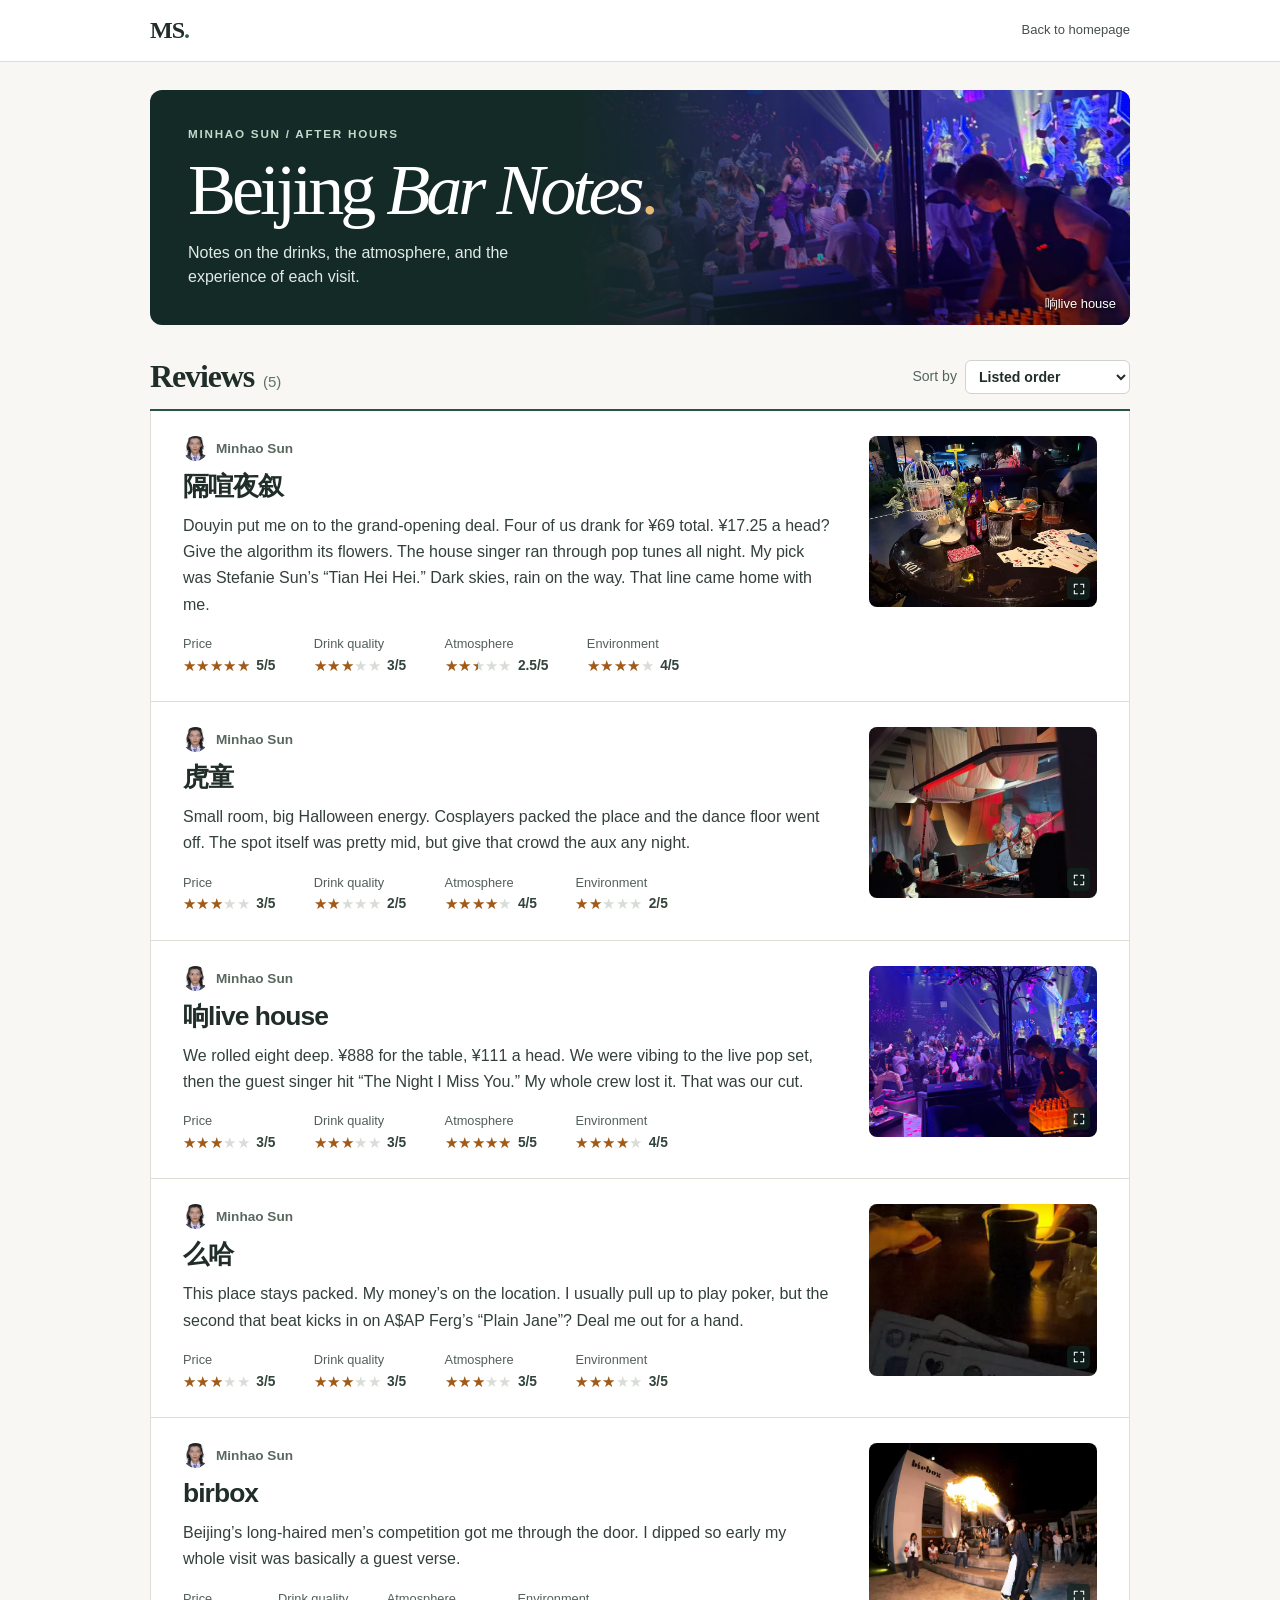
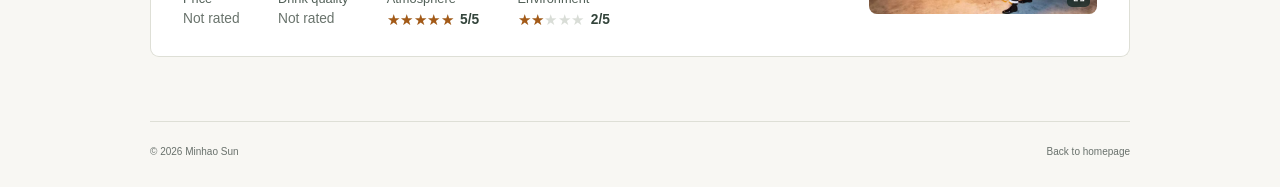
<file: bars.html>
<!doctype html>
<html lang="en">
<head>
  <meta charset="utf-8">
  <meta name="viewport" content="width=device-width, initial-scale=1">
  <title>Beijing Bar Notes | Minhao Sun</title>
  <meta name="description" content="Minhao Sun's personal ratings and notes on bars in Beijing.">
  <meta name="theme-color" content="#f8f7f3">
  <link rel="canonical" href="https://bitminhaosun.github.io/bars.html">
  <link rel="icon" href="assets/favicon.svg" type="image/svg+xml">
  <link rel="stylesheet" href="styles.css">
  <link rel="stylesheet" href="bars.css?v=cf7999c030b6">
  <script src="bars.js?v=7cf63ec2785d" defer></script>
</head>
<body>
  <a class="skip-link" href="#reviews">Skip to reviews</a>
  <header class="site-header">
    <div class="header-inner">
      <a class="wordmark" href="index.html" aria-label="Minhao Sun, home">MS<span aria-hidden="true">.</span></a>
      <nav aria-label="Navigation"><a href="index.html">Back to homepage</a></nav>
    </div>
  </header>
  <main class="bar-page" id="main">
    <section class="bar-intro" aria-labelledby="page-title">
      <div class="bar-intro-copy">
        <p class="eyebrow">Minhao Sun / After hours</p>
        <h1 id="page-title">Beijing <em>Bar Notes</em><span aria-hidden="true">.</span></h1>
        <p class="bar-subtitle">Notes on the drinks, the atmosphere, and the experience of each visit.</p>
      </div>
      <figure class="cover-photo">
        <img src="assets/bars/xiang.jpg" width="1280" height="1707" alt="The stage at Xiang Live House under colored lights">
        <figcaption lang="zh-CN">响live house</figcaption>
      </figure>
    </section>
    <section class="bar-reviews" id="reviews" aria-labelledby="reviews-title">
      <div class="feed-toolbar">
        <h2 id="reviews-title">Reviews <span id="review-count"></span></h2>
        <label class="review-sort" hidden>Sort by
          <select id="review-sort"><option value="">Listed order</option><option value="atmosphere">Atmosphere score</option><option value="quality">Drink quality score</option><option value="environment">Environment score</option><option value="price">Price score</option></select>
        </label>
      </div>
      <div id="reviews-list"></div>
      <noscript><p>Enable JavaScript to view the reviews.</p></noscript>
    </section>
    <footer><span>© 2026 Minhao Sun</span><a href="index.html">Back to homepage</a></footer>
  </main>
  <dialog id="review-viewer" aria-label="Review photo">
    <button type="button" class="viewer-close">Close <span aria-hidden="true">×</span></button>
    <figure><img alt=""><figcaption></figcaption></figure>
  </dialog>
</body>
</html>
</file>
<file: styles.css>
:root {
  color-scheme: light;
  --page: #f8f7f3;
  --ink: #202d29;
  --body: #46504c;
  --muted: #69716c;
  --accent: #22634f;
  --line: #dedfd6;
}
* { box-sizing: border-box; }
html { scroll-behavior: smooth; scroll-padding-top: 32px; }
body {
  margin: 0;
  background: var(--page);
  color: var(--body);
  font-family: -apple-system, BlinkMacSystemFont, "Segoe UI", Helvetica, Arial, sans-serif;
  font-size: 16px;
  line-height: 1.7;
  -webkit-font-smoothing: antialiased;
}
a { color: var(--accent); text-decoration: none; text-underline-offset: 4px; }
a:hover { text-decoration: underline; }
a:focus-visible, summary:focus-visible { outline: 2px solid var(--accent); outline-offset: 5px; border-radius: 2px; }
strong { font-weight: 600; color: var(--ink); }
.skip-link { position: absolute; top: -100px; left: 20px; padding: 8px 16px; background: white; z-index: 5; }
.skip-link:focus { top: 12px; }
.site-header { border-bottom: 1px solid var(--line); }
.header-inner { max-width: 1080px; margin: 0 auto; padding: 23px 40px; display: flex; justify-content: space-between; align-items: center; }
.wordmark { font: 600 24px Georgia, "Times New Roman", serif; color: var(--ink); letter-spacing: -1px; }
.wordmark span { color: var(--accent); }
.wordmark:hover { text-decoration: none; }
nav { display: flex; gap: 29px; font-size: 13px; }
nav a { color: var(--body); }
.page-layout { max-width: 1080px; margin: 0 auto; padding: 66px 40px 0; display: grid; grid-template-columns: 216px minmax(0, 1fr); gap: 64px; }
.profile { align-self: start; position: sticky; top: 42px; }
.portrait { display: block; width: 164px; height: auto; border-radius: 3px; background: #fff; box-shadow: 0 2px 12px #243d2810; }
.profile-name { margin: 22px 0 3px; color: var(--ink); font-size: 17px; font-weight: 600; }
.affiliation { margin: 0; color: var(--muted); font-size: 14px; line-height: 1.6; }
.profile-links { margin-top: 24px; display: flex; flex-direction: column; align-items: flex-start; gap: 9px; font-size: 13px; }
.profile-links span { margin-left: 4px; }
.eyebrow { margin: -4px 0 14px; color: var(--accent); font-size: 10px; font-weight: 650; letter-spacing: 2px; text-transform: uppercase; }
h1, h2, h3, h4, p { overflow-wrap: break-word; }
h1 { margin: 0; color: var(--ink); font: 400 clamp(42px, 5vw, 60px)/1.12 Georgia, "Times New Roman", serif; letter-spacing: -2px; }
.name-dot { color: var(--accent); }
.research-focus { max-width: 35ch; margin: 22px 0 17px; color: var(--ink); font: 400 clamp(1.35rem, 2.3vw, 1.85rem)/1.46 Georgia, "Times New Roman", serif; letter-spacing: -.025em; text-wrap: pretty; }
.research-focus em { color: var(--accent); }
.bio { max-width: 60ch; font-size: 1rem; line-height: 1.7; }
.bio p { margin: 0; }
.bio a { text-decoration: underline; text-decoration-color: #a3bbb0; }
.section { margin-top: 59px; }
.section-heading { display: flex; align-items: baseline; justify-content: space-between; gap: 16px; margin-bottom: 24px; }
h2 { margin: 0; color: var(--ink); font: 400 25px/1.3 Georgia, "Times New Roman", serif; letter-spacing: -.4px; }
.subtle-link { flex-shrink: 0; font-size: 12px; }
.experience-card, .publication { padding: clamp(16px, 2.4vw, 25px); border: 1px solid var(--line); border-radius: 8px; background: #fff; }
.publication-group { display: grid; gap: 14px; }
.publication-group + .publication-group { margin-top: 30px; }
.publication-group-title { margin: 0; color: var(--accent); font-size: 13px; font-weight: 600; letter-spacing: .35px; }
.contribution-note { margin: 6px 0 0; color: var(--muted); font-size: .75rem; }
.paper-meta { display: flex; gap: 14px; align-items: center; color: var(--muted); font-size: .75rem; margin-bottom: 12px; }
.paper-year { color: var(--accent); font-weight: 650; letter-spacing: .5px; }
.paper-meta > span + span { border-left: 1px solid var(--line); padding-left: 14px; }
.publication h4 { margin: 0 0 10px; color: var(--ink); font: 400 clamp(1.2rem, 2vw, 1.45rem)/1.32 Georgia, "Times New Roman", serif; letter-spacing: -.02em; }
.publication h4 a { color: inherit; }
.authors { margin: 0; font-size: 13px; line-height: 1.65; color: var(--muted); }
.authors strong { color: var(--ink); border-bottom: 1px solid #93aa9f; }
.paper-description { margin: 12px 0 18px; font-size: 1rem; line-height: 1.55; }
.paper-links { display: flex; flex-wrap: wrap; gap: 8px; }
.paper-links a { display: inline-flex; align-items: center; font-size: .875rem; font-weight: 550; line-height: 1.5; padding: 5px 10px; border: 1px solid #bfcfc5; border-radius: 5px; }
.paper-links a:hover { background: #eaf0e9; text-decoration: none; border-color: var(--accent); }
.paper-links .project-website { gap: 6px; padding-block: 2px; background: #f1f6f2; }
.paper-links span { margin-left: 6px; }
.author-details { margin-top: 16px; font-size: .8125rem; color: var(--muted); }
.author-details summary { cursor: pointer; width: fit-content; }
.author-details p { line-height: 1.9; margin: 12px 0 0; }
.experience { margin-top: 47px; }
.experience-identity { display: grid; grid-template-columns: 70px minmax(0,1fr) auto; align-items: center; gap: 4px 18px; }
.employer-mark { grid-column: 1; grid-row: 1; display: grid; place-items: center; height: 56px; padding-right: 14px; border-right: 1px solid var(--line); }
.employer-mark img { display: block; width: 100%; height: 100%; max-height: 50px; object-fit: contain; }
.experience-role { grid-column: 2; grid-row: 1; }
.experience-role h3 { margin: 0; font-size: 1.15rem; line-height: 1.3; font-weight: 650; color: var(--ink); }
.experience-role p { margin: 3px 0 0; font-size: .94rem; }
.experience-date { margin: 0; grid-column: 3; grid-row: 1; color: var(--muted); font-size: .85rem; white-space: nowrap; }
.experience-work { margin: 16px 0 0; max-width: 70ch; color: var(--body); font-size: 1rem; line-height: 1.65; }
.hobbies-intro { margin: 16px 0 0; font-size: 13px; line-height: 1.7; }
.contact-email { display: flex; flex-wrap: wrap; gap: 8px 24px; margin: 0; font-size: 15px; }
.contact-email span { color: var(--muted); }
.contact-email a { overflow-wrap: anywhere; }
footer { margin-top: 64px; border-top: 1px solid var(--line); padding: 21px 0 27px; display: flex; justify-content: space-between; gap: 16px; font-size: 10px; color: var(--muted); }
footer a { color: var(--muted); }
footer { flex-wrap: wrap; }
@media (max-width: 900px) {
  .page-layout { grid-template-columns: 180px minmax(0, 1fr); gap: 38px; padding-top: 48px; }
  .portrait { width: 150px; }
}
@media (max-width: 650px) {
  .header-inner { padding: 18px 24px; flex-wrap: wrap; gap: 16px; }
  nav { flex-wrap: wrap; gap: 8px 17px; font-size: 11px; }
  .page-layout { display: block; padding: 31px 24px 0; }
  .profile { position: static; display: flex; gap: 24px; align-items: center; margin-bottom: 40px; }
  .portrait { width: 98px; flex-shrink: 0; }
  .profile-name { margin: 0 0 4px; font-size: 16px; }
  .affiliation { font-size: 12px; }
  .desktop-break { display: none; }
  .profile-links { margin-top: 13px; gap: 4px; font-size: 12px; }
  .eyebrow { font-size: 9px; margin-bottom: 12px; }
  h1 { font-size: 47px; }
  .section { margin-top: 43px; }
  h2 { font-size: 23px; }
  .section-heading { gap: 12px; margin-bottom: 20px; }
  .subtle-link { font-size: 11px; }
  footer { margin-top: 48px; }
}
@media (max-width: 480px) {
  .experience-identity { grid-template-columns: 57px minmax(0,1fr); gap: 2px 13px; }
  .employer-mark { grid-row: 1/3; height: 54px; padding-right: 11px; }
  .experience-date { grid-column: 2; grid-row: 2; font-size: .8rem; }
  .experience-work { margin-top: 12px; }

  nav { width: 100%; }

}
@media (max-width: 360px) {
  .research-focus { font-size: 1.125rem; }
}
@media (prefers-reduced-motion: reduce) { html { scroll-behavior: auto; } }
@media print {
  body { background: white; font-size: 12px; }
  .site-header, .skip-link, footer, .paper-links, .author-details { display: none; }
  .page-layout { padding: 0; gap: 30px; grid-template-columns: 150px minmax(0, 1fr); }
  .profile { position: static; }
  .portrait { width: 125px; }
  h1 { font-size: 40px; }
  .section { break-inside: avoid; margin-top: 30px; }
  #publications { break-inside: auto; }
  .publication-group { display: block; }
  .publication-group-title { break-after: avoid; }
  .publication { margin-top: 10px; break-inside: avoid; }
}
</file>
<file: hobbies.css>
.hobby-album { --album-ink: var(--ink, #202d29); --album-border: #bac8be; }
.hobby-album [hidden] { display: none !important; }
.album-tabs {
  display: grid;
  grid-template-columns: repeat(4, minmax(0, 1fr));
  gap: 7px;
  margin: 0 0 12px;
}
.album-tab {
  display: flex;
  align-items: center;
  gap: 7px;
  min-width: 0;
  padding: 5px;
  border: 1px solid var(--line);
  border-radius: 7px;
  background: transparent;
  color: var(--album-ink);
  font-family: inherit;
  font-size: .88rem;
  font-weight: 550;
  line-height: 1.25;
  text-align: left;
  cursor: pointer;
}
.album-tab img {
  width: 37px;
  height: 37px;
  flex: none;
  object-fit: cover;
  border-radius: 4px;
}
.album-tab:hover { background: #eaf0eb; border-color: var(--album-border); }
.album-tab[aria-selected="true"] { background: #244e40; color: #fff; border-color: #244e40; }
.album-tab:focus-visible, .album-close:focus-visible { outline: 2px solid var(--accent); outline-offset: 3px; }
.album-photos { display: grid; grid-template-columns: repeat(2, minmax(0, 1fr)); gap: 14px; }
.hobby-album.is-interactive .album-photos { display: block; touch-action: pan-y pinch-zoom; }
.album-panel { min-width: 0; }
.album-panel figure { position: relative; margin: 0; }
.album-open { display: block; position: relative; overflow: hidden; border-radius: 7px; cursor: zoom-in; }
.album-open > img { display: block; width: 100%; height: auto; aspect-ratio: 4/3; object-fit: cover; }
.hobby-album.is-interactive .album-open > img { aspect-ratio: 1.9; object-position: center 43%; }
.album-open::before {
  content: "";
  position: absolute;
  inset: 0;
  background: linear-gradient(0deg, rgb(12 24 18 / 77%), transparent 41%);
}
.album-open::after {
  content: "";
  position: absolute;
  width: 32px;
  height: 32px;
  right: 12px;
  top: 12px;
  border-radius: 50%;
  background: rgb(18 28 24 / 66%) center/15px 15px no-repeat url("data:image/svg+xml,%3Csvg xmlns='http://www.w3.org/2000/svg' viewBox='0 0 20 20' fill='none' stroke='white' stroke-width='1.6' stroke-linecap='round' stroke-linejoin='round'%3E%3Cpath d='M3 8V3h5m4 0h5v5m0 4v5h-5m-4 0H3v-5'/%3E%3C/svg%3E");
}
.album-panel figcaption { display: flex; gap: 11px; align-items: center; position: absolute; left: 14px; right: 12px; bottom: 12px; color: #fff; pointer-events: none; }
.album-name { font: 500 1.2rem/1.15 Georgia, serif; letter-spacing: -.025em; }
.hobby-album.is-interactive .album-panel figcaption { left: 22px; bottom: 20px; }
.hobby-album.is-interactive .album-name { font-size: clamp(1.55rem, 3.4vw, 2.4rem); }
.album-grade { padding: 2px 8px; border: 1px solid #c5d1c9; border-radius: 4px; font-size: .82rem; line-height: 1.5; }
.album-viewer {
  max-width: 94vw;
  max-height: 94vh;
  max-height: 94dvh;
  margin: auto;
  padding: 0;
  overflow: auto;
  border: 0;
  border-radius: 8px;
  background: #17231f;
  color: #fff;
}
.album-viewer::backdrop { background: rgb(13 20 17 / 83%); }
.album-viewer-bar { display: flex; align-items: center; justify-content: space-between; gap: 14px; padding: 8px 12px 8px 16px; font-size: 1rem; }
.album-close { padding: 7px; border: 0; background: transparent; font: inherit; font-size: .9rem; color: inherit; cursor: pointer; }
.album-viewer > img { display: block; width: auto; height: auto; max-width: 92vw; max-height: 80vh; max-height: 80dvh; margin: 0 auto; }
@media(max-width: 1000px) and (min-width: 651px), (max-width: 550px) {
  .album-tabs { grid-template-columns: repeat(2, minmax(0, 1fr)); }
}
@media(max-width: 550px) {
  .hobby-album.is-interactive .album-open > img { aspect-ratio: 1.43; }
  .hobby-album.is-interactive .album-panel figcaption { left: 14px; bottom: 13px; }
  .album-photos { grid-template-columns: minmax(0, 1fr); }
}
@media print {
  .album-tabs, .album-viewer, .album-open::after { display: none !important; }
  .hobby-album .album-panel[hidden] { display: block !important; }
  .hobby-album.is-interactive .album-photos { display: grid; grid-template-columns: 1fr 1fr; }
}
</file>
<file: ISA-OPD/style.css>
:root {
  color-scheme: light;
  --ink: #172e36;
  --text: #334b51;
  --muted: #51686e;
  --teal: #166a62;
  --line: #d6e1df;
  --pale: #f1f7f5;
  --serif: "Iowan Old Style", "Palatino Linotype", "Book Antiqua", Palatino, Georgia, serif;
  --sans: Inter, -apple-system, BlinkMacSystemFont, "Segoe UI", Helvetica, Arial, sans-serif;
}
* { box-sizing: border-box; }
html { scroll-behavior: smooth; scroll-padding-top: 82px; }
body { margin: 0; color: var(--text); background: white; font: 1.04rem/1.6 var(--sans); }
img { display: block; max-width: 100%; height: auto; }
a { color: var(--teal); text-underline-offset: .2em; }
a:hover { color: #083e36; }
button { font: inherit; cursor: pointer; }
button[hidden] { display: none; }
:focus-visible { outline: 3px solid #14709a; outline-offset: 4px; }
.wrap { width: min(1100px, calc(100% - 3rem)); margin-inline: auto; }
p, figure, h1, h2, h3, dl, dd { margin: 0; }
.sr { position: absolute; width: 1px; height: 1px; padding: 0; overflow: hidden; clip-path: inset(50%); white-space: nowrap; }
.skip { position: fixed; left: 1rem; top: -6rem; z-index: 15; padding: .5rem 1rem; background: white; }
.skip:focus { top: .5rem; }
.mast { position: sticky; top: 0; z-index: 5; background: rgb(255 255 255 / 96%); border-bottom: 1px solid var(--line); }
.mast nav, footer .wrap, .plate-heading, .cite-head { display: flex; align-items: center; justify-content: space-between; gap: 1rem; }
.mast nav { min-height: 65px; }
.brand { display: inline-flex; align-items: center; gap: .55rem; color: var(--ink); font-size: 1.28rem; font-weight: 730; letter-spacing: -.055em; text-decoration: none; }
.navlinks { display: flex; align-items: center; gap: clamp(1rem, 3vw, 2.2rem); }
.navlinks a, footer a { color: var(--muted); text-decoration: none; font-size: .91rem; font-weight: 550; }
.navlinks a:hover, footer a:hover { color: var(--teal); text-decoration: underline; }
.hero { position: relative; overflow: hidden; text-align: center; background: linear-gradient(180deg, #edf6f2 0%, #f6f9f6 57%, white 100%); }
.hero::before, .hero::after { content: ""; position: absolute; pointer-events: none; border: 1px solid rgb(42 114 96 / 12%); border-radius: 50%; height: 28rem; width: 75rem; transform: rotate(-31deg); }
.hero::before { right: 75%; top: -6rem; box-shadow: 0 14px 0 -13px #b3cfc454, 0 36px 0 -35px #b3cfc454; }
.hero::after { left: 77%; top: -2rem; box-shadow: 0 16px 0 -15px #b3cfc454, 0 38px 0 -37px #b3cfc454; }
.hero-inner { position: relative; z-index: 1; padding-block: clamp(2.7rem, 5vw, 4.4rem) 2.6rem; }
.dateline, .kicker { font: 650 .8rem/1.5 ui-monospace, "SFMono-Regular", Consolas, monospace; letter-spacing: .085em; color: var(--teal); }
.dateline { display: flex; justify-content: center; gap: .8rem; align-items: center; }
.dateline span + span { padding-left: .8rem; border-left: 1px solid #9db6ac; color: var(--muted); }
h1 { color: var(--ink); font: 500 clamp(3.2rem, 6.5vw, 5.7rem)/.96 var(--serif); letter-spacing: -.055em; margin: 1.25rem auto; text-wrap: balance; }
h1 em { font-weight: 500; color: var(--teal); }
h1 small { display: block; font: 500 clamp(1.22rem, 2.1vw, 1.65rem)/1.27 var(--sans); letter-spacing: -.028em; max-width: 38em; margin: 1.15rem auto 0; }
.authors, .affils, .actions, .cite-actions { display: flex; flex-wrap: wrap; justify-content: center; align-items: center; }
.authors { gap: .15rem 1.1rem; margin-top: 1.55rem; font-weight: 570; color: var(--ink); }
.authors a { text-decoration: none; }
.authors a:hover { text-decoration: underline; }
.authors span, .authors a, .affils span { white-space: nowrap; }
sup { font-size: .67em; vertical-align: super; }
.authors sup { color: var(--teal); margin-left: .08em; }
.affils { gap: .06rem 1.1rem; color: var(--muted); font-size: .95rem; margin-top: .3rem; }
.authornote { color: var(--muted); font-size: .82rem; margin-top: .12rem; }
.actions { gap: .55rem; margin-top: 1.5rem; }
.button { display: inline-flex; align-items: center; justify-content: center; gap: .48rem; border: 1px solid #bececa; border-radius: 100px; background: white; padding: .56rem 1.05rem; color: var(--ink); font-size: .92rem; font-weight: 620; line-height: 1.5; text-decoration: none; }
.button:hover { background: #e7f2ed; border-color: #8caba1; color: var(--ink); }
.button.primary { background: var(--ink); border-color: var(--ink); color: white; }
.button.primary:hover { background: var(--teal); }
.code-icon { font: 650 1rem/1 ui-monospace, monospace; }
.file-icon { width: .72rem; height: .9rem; border: 1.4px solid currentColor; border-radius: 2px; position: relative; }
.file-icon::after { content: ""; position: absolute; inset: 35% 17% 22%; border-block: 1px solid currentColor; }
.feature { padding: clamp(1rem, 2.6vw, 1.8rem); border: 1px solid var(--line); border-radius: 18px; box-shadow: 0 12px 35px #263f3810; background: white; }
.plate-heading { margin-bottom: 1.1rem; }
h2 { color: var(--ink); font: 500 clamp(2rem, 4vw, 3.2rem)/1.05 var(--serif); letter-spacing: -.04em; text-wrap: balance; }
.plate-heading h2 { font: 650 1.1rem/1.4 var(--sans); letter-spacing: -.025em; }
.enlarge, .textlink, .dialog-tools a { font-size: .9rem; font-weight: 600; text-decoration: none; }
.enlarge:hover, .textlink:hover { text-decoration: underline; }
figure a[data-enlarge] { display: block; cursor: zoom-in; }
figcaption { font-size: .96rem; line-height: 1.55; color: var(--muted); margin-top: 1rem; }
figcaption strong, .prose strong { color: var(--ink); }
.section { padding-block: clamp(3.25rem, 7vw, 5.3rem); }
.kicker { text-transform: uppercase; margin-bottom: .9rem; }
.overview { display: grid; grid-template-columns: .85fr 1.35fr; gap: 7%; }
.prose p + p { margin-top: .85rem; }
.tint { background: var(--pale); border-block: 1px solid #e1eae6; }
.method-grid { display: grid; grid-template-columns: 1.15fr 1fr; align-items: start; gap: clamp(1.6rem, 5vw, 4rem); margin-top: 2rem; }
.example { padding: 1.1rem; border: 1px solid var(--line); border-radius: 14px; background: white; }
h3 { color: var(--ink); font-size: 1.21rem; letter-spacing: -.026em; line-height: 1.35; margin-bottom: .45rem; }
.steps article { padding: 1.15rem 0; border-top: 1px solid #c9dbd3; }
.steps article:first-child { padding-top: 0; border: 0; }
#results > p:not(.kicker) { max-width: 800px; margin-top: 1.1rem; }
table { width: 100%; border-collapse: collapse; font-variant-numeric: tabular-nums; font-size: 1rem; }
caption { text-align: left; font-size: .92rem; color: var(--muted); padding: .3rem 0 .85rem; }
th, td { padding: .55rem .8rem; text-align: right; border-bottom: 1px solid var(--line); }
th:first-child { text-align: left; }
thead th { font-size: .85rem; color: var(--muted); }
tbody th { font-weight: 550; }
.ours { color: #12584e; background: #e4f2eb; }
details { margin-top: 1.1rem; }
summary { cursor: pointer; color: var(--teal); font-weight: 600; }
details table { margin-top: .8rem; }
.cite-head { align-items: end; }
.cite-actions { gap: 1rem; }
pre { white-space: pre-wrap; overflow-wrap: anywhere; font: .88rem/1.7 ui-monospace, SFMono-Regular, Consolas, monospace; border-radius: 12px; background: #fff; border: 1px solid var(--line); padding: clamp(1rem, 3vw, 1.7rem); margin: 1.4rem 0 0; }
footer .wrap { min-height: 82px; }
footer .brand { font-size: 1.02rem; }
dialog { border: 0; border-radius: 14px; padding: .85rem; width: max-content; max-width: 96vw; max-height: 94vh; color: var(--ink); box-shadow: 0 20px 80px #031d2d4d; }
dialog::backdrop { background: #102128cf; }
.dialog-tools { display: flex; align-items: center; justify-content: space-between; gap: 1rem; margin-bottom: .55rem; }
.dialog-tools button { padding: .25rem .7rem; border: 1px solid var(--line); border-radius: 6px; background: white; color: var(--ink); }
dialog img { width: auto; max-height: 78vh; margin: auto; object-fit: contain; }
@media (max-width: 720px) {
  .wrap { width: calc(100% - 2rem); }
  .overview, .method-grid { grid-template-columns: 1fr; gap: 1.4rem; }
  .hero-inner { padding-top: 2.75rem; }
  .cite-head { align-items: start; flex-direction: column; }
  .authornote { margin-top: .3rem; }
}
@media (max-width: 500px) {
  html { scroll-padding-top: 102px; }
  .mast nav { gap: .45rem; flex-direction: column; justify-content: center; padding-block: .5rem; }
  .brand { font-size: 1.04rem; }
  .brand img { width: 28px; }
  .navlinks { justify-content: space-between; width: min(100%, 21rem); }
  .navlinks a { font-size: .87rem; }
  h1 { font-size: clamp(2.75rem, 11.8vw, 3.65rem); }
  .actions { display: grid; grid-template-columns: repeat(2, 1fr); max-width: 17rem; margin-inline: auto; }
  .actions .primary { grid-column: 1 / -1; }
  .button { font-size: .88rem; padding: .5rem .8rem; }
  .hero-inner { padding-bottom: 1.9rem; }
  figcaption { font-size: .9rem; }
  .plate-heading h2 { font-size: 1rem; }
  .enlarge { font-size: .82rem; }
}
@media (prefers-reduced-motion: reduce) { html { scroll-behavior: auto; } }

.hero-fish { width: clamp(6.5rem, 10vw, 8.6rem); height: auto; margin: 0 auto .8rem; }
.hero-inner { padding-top: clamp(1.4rem, 3.5vw, 2.6rem); }
.mast .brand img { width: 46px; height: auto; }
footer .brand img { width: 40px; height: auto; }
@media (max-width: 500px) { .mast .brand img { width: 37px; } }
.dateline a { text-decoration: none; }
.dateline a:hover { text-decoration: underline; }
</file>
<file: ISA-OPD/experiments.css>
#results { --warm: #94602a; --cool: #53748a; }
#results [hidden] { display: none !important; }
#results .experiment-lead { max-width: 50rem; margin: 1rem 0 1.8rem; }
.experiment-nav {
  display: flex; flex-wrap: wrap; align-items: center; gap: .35rem;
  padding: .4rem; width: fit-content; max-width: 100%;
  background: #f0f5f3; border: 1px solid var(--line); border-radius: 12px;
}
.experiment-nav a {
  color: var(--muted); text-decoration: none; font-size: .94rem; font-weight: 650;
  padding: .47rem .95rem; border-radius: 8px;
}
.experiment-nav a:hover { color: var(--teal); background: #e3efea; }
.experiment-nav a[aria-selected=true] { color: white; background: #20454a; }
[data-panel] { padding-top: 2rem; scroll-margin-top: 5.5rem; }
#accuracy h3, [data-panel] h3 { font-family: var(--serif); font-weight: 550; font-size: clamp(1.7rem, 3.4vw, 2.45rem); line-height: 1.12; letter-spacing: -.035em; }
[data-panel] p { max-width: 54rem; }
#results .source-line { margin-top: 1.1rem; display: flex; gap: .45rem 1rem; flex-wrap: wrap; }
.source-line a, .training-gallery figcaption a { color: var(--teal); font-size: .89rem; font-weight: 580; }
.study-block + .study-block { border-top: 1px solid var(--line); margin-top: 2rem; padding-top: 2rem; }
.eff-controls, .study-comparison {
  margin-block: 1.3rem 1rem; padding: 1rem; background: var(--pale);
  border: 1px solid var(--line); border-radius: 12px;
}
.eff-measure, .study-control {
  display: grid; gap: .25rem; color: var(--muted); font-size: .9rem; font-weight: 600;
}
#results select {
  color: var(--ink); font: 550 .96rem/1.35 var(--sans); padding: .55rem 2.3rem .55rem .7rem; max-width: 100%;
  border: 1px solid #b4c8c1; border-radius: 7px; appearance: none; background-color: white;
  background-image: linear-gradient(45deg, transparent 50%, #48665d 50%), linear-gradient(135deg, #48665d 50%, transparent 50%);
  background-size: 5px 5px; background-position: right 14px center, right 9px center; background-repeat: no-repeat;
}
.study-metrics span { display: block; font-size: .89rem; color: var(--muted); }
.study-metrics strong, .study-value { display: block; color: var(--teal); font: 550 clamp(1.7rem, 3vw, 2.35rem)/1.2 var(--serif); font-variant-numeric: tabular-nums; }
.bench-sort { border: 0; padding: .2rem 0; background: none; color: var(--text); font-size: .89rem; font-weight: 600; }
.eff-bar.isa, .eff-bar.decrease { background: var(--teal); }
.eff-bar.baseline { background: var(--cool); }
.table-scroll, .eff-table-wrap { overflow-x: auto; }
.table-scroll th, .table-scroll td { white-space: nowrap; }
#results summary { padding-block: .4rem; }
.eff-controls { display: flex; align-items: end; flex-wrap: wrap; gap: 1rem 2rem; }
.eff-groups { margin: 0; padding: 0; border: 0; }
.eff-groups legend { font-size: .9rem; font-weight: 600; color: var(--muted); }
.eff-groups label { display: inline-flex; align-items: center; gap: .35rem; padding: .36rem .7rem .36rem 0; font-size: .94rem; cursor: pointer; }
#results input[type=radio] { accent-color: var(--teal); }
.eff-summary { padding: .8rem 0; }
.eff-chart { --label: 6rem; --value: 4.6rem; --gap: .85rem; margin: .5rem 0 1.5rem; }
.eff-list { margin: 0; padding: 0; list-style: none; }
.eff-row { display: grid; grid-template-columns: var(--label) minmax(0,1fr) var(--value); align-items: center; gap: var(--gap); padding: .55rem 0; border-bottom: 1px solid var(--line); }
.eff-scale { display: flex; justify-content: space-between; margin-left: calc(var(--label) + var(--gap)); margin-right: calc(var(--value) + var(--gap)); color: var(--muted); font-size: .8rem; }
.eff-track { height: 1.35rem; display: block; position: relative; background: #f2f6f4; }
.eff-track::before { content: ''; position: absolute; left: 50%; height: 100%; border-left: 1px solid #8baba0; }
.eff-bar { position: absolute; display: block; height: .66rem; top: 50%; transform: translateY(-50%); border-radius: 2px; }
.eff-bar.decrease { right: 50%; }
.eff-bar.increase { left: 50%; background: var(--warm); }
.eff-value { text-align: right; font-variant-numeric: tabular-nums; }
.eff-paired .eff-track::before { left: 0; }
.eff-paired .eff-track { height: 2rem; }
.eff-paired .eff-bar.baseline { top: 25%; }
.eff-paired .eff-bar.isa { top: 75%; }
.eff-paired .eff-value { display: grid; line-height: 1rem; font-size: .89rem; }
.eff-legend { display: flex; gap: 1rem; font-size: .9rem; margin-bottom: .6rem; }
.eff-key::before { content: ''; display: inline-block; width: .65em; height: .65em; border-radius: .15em; margin-right: .35em; background: var(--cool); }
.eff-key.isa::before { background: var(--teal); }
.study-comparison { display: grid; grid-template-columns: minmax(12rem,.7fr) minmax(0,1fr); align-items: start; gap: 1rem 2.5rem; }
.study-control { max-width: 24rem; }
.study-metrics { display: flex; gap: 1.5rem; }
.study-value { display: inline; }
.diagnostic-track { background: #d7e7de; height: .52rem; border-radius: .25rem; margin: .7rem 0; }
.diagnostic-track span { height: 100%; display: block; background: var(--teal); border-radius: inherit; }
.study-note { font-size: .9rem; margin-top: .45rem; }
[data-switch] label { display: grid; gap: .35rem; width: fit-content; font-weight: 600; font-size: .9rem; margin-block: 1rem; }
[data-switch] figure { padding: 1rem; border: 1px solid var(--line); border-radius: 13px; margin-block: 1rem; }
[data-switch] figure img { width: auto; max-width: 100%; max-height: 410px; margin-inline: auto; }
@media (max-width: 700px) {
  .eff-controls, .study-comparison { gap: .7rem; }
  .study-comparison { grid-template-columns: 1fr; }
  .eff-chart { --label: 4.8rem; --value: 4rem; --gap: .4rem; font-size: .9rem; }
  .experiment-nav a { font-size: .89rem; padding: .42rem .63rem; }
  #results th, #results td { padding: .45rem .35rem; }
  #results table { font-size: .91rem; }
  #diagnostic-data { font-size: .84rem; }
  [data-panel] { scroll-margin-top: 7.5rem; }
}
#training-choice { margin-top: .6rem; }
#accuracy { margin-block: 2.3rem 3rem; }
#accuracy > section > p { max-width: 55rem; }
.bench-hint { color: var(--muted); font-size: .92rem; margin-top: .55rem; }
.bench-matrix { margin-top: 1.4rem; border: 1px solid var(--line); border-radius: 12px; overflow: hidden; }
.bench-matrix h4 { color: var(--ink); font-size: 1.09rem; line-height: 1.4; margin: 0; padding: .85rem 1rem; border-bottom: 1px solid var(--line); }
.bench-matrix table { font-size: .94rem; }
.bench-matrix th, .bench-matrix td { padding: .4rem .65rem; }
.bench-matrix tbody tr:last-child > * { border-bottom: 0; }
.bench-matrix thead th { background: #f0f5f2; }
.bench-matrix .ours > * { font-weight: 660; }
.bench-matrix .comparator { background: #e5eef4; color: #24465b; }
.bench-baseline { color: inherit; border: 0; background: transparent; font: inherit; padding: .12rem .18rem; cursor: pointer; text-align: left; }
.bench-baseline:hover, .bench-baseline[aria-pressed=true], .bench-sort:hover { text-decoration: underline; text-underline-offset: .2rem; }
.bench-matrix thead th:first-child, .bench-matrix tbody th { position: sticky; left: 0; z-index: 1; box-shadow: 1px 0 #d6e1df; }
.bench-matrix tbody th { background: #fff; }
.bench-matrix tr.ours th { background: #e4f2eb; }
.bench-matrix tr.comparator th { background: #e5eef4; }
.bench-matrix-sort { white-space: nowrap; }
@media (max-width: 500px) {
  .navlinks { width: 100%; gap: .25rem; }
  .navlinks a { font-size: .83rem; }
  #accuracy .table-scroll td, #accuracy .table-scroll th { padding: .45rem .63rem; }
}
</file>
<file: ISA-OPD/trajectory.css>
#trace-question { max-width: 900px; }
.trace-intro { display: flex; flex-wrap: wrap; gap: .25rem 1.4rem; align-items: baseline; margin: 1rem 0 1.4rem; }
.trace-intro a { font-size: .91rem; text-underline-offset: 3px; }
.trace-comparison { display: grid; grid-template-columns: repeat(2, minmax(0, 1fr)); gap: clamp(1rem, 2vw, 1.8rem); align-items: start; }
.trace-lane {
  --trace-ink: #176451;
  --trace-border: #a9cdbf;
  --trace-wash: #edf6f1;
  border: 1px solid var(--line); border-radius: 13px; background: white;
  overflow: clip;
}
.trace-evisd { --trace-ink: #8a4931; --trace-border: #dfbcae; --trace-wash: #fbf1eb; }
.trace-lane-head {
  padding: 1.15rem clamp(1rem, 2vw, 1.6rem);
  display: flex; justify-content: space-between; align-items: center; flex-wrap: wrap; gap: .5rem;
  border-bottom: 1px solid var(--line);
}
.trace-lane-head h3 { font: 600 1.65rem/1.1 var(--serif); letter-spacing: -.03em; margin-bottom: .25rem; }
.trace-lane-head p { color: var(--muted); font-size: .9rem; line-height: 1.3; }
.trace-outcome { padding: .2rem .6rem; border: 1px solid var(--trace-border); border-radius: 1.3rem; color: var(--trace-ink); background: var(--trace-wash); font-size: .83rem; font-weight: 600; }
.trace-path { display: flex; padding: 1.3rem .6rem 1.05rem; }
.trace-node {
  flex: 1; min-width: 0; display: flex; flex-direction: column; align-items: center;
  position: relative; isolation: isolate;
  background: transparent; border: 0; padding: 0 .2rem .3rem; color: var(--ink);
}
.trace-node:not(:last-child)::after {
  content: ""; position: absolute; z-index: -1; left: 50%; top: 20px; width: 100%; height: 2px; background: var(--trace-border);
}
.trace-node-icon {
  width: 42px; height: 42px; display: grid; place-items: center; border-radius: 50%;
  border: 2px solid var(--trace-border); color: var(--trace-ink); background: white;
}
.trace-node .trace-node-icon svg { width: 19px; height: 19px; }
.trace-node[aria-selected="true"] .trace-node-icon { background: var(--trace-ink); border-color: var(--trace-ink); color: white; outline: 3px solid var(--trace-wash); outline-offset: 1px; }
.trace-node:hover .trace-label { text-decoration: underline; text-underline-offset: 3px; }
.trace-action { margin-top: .58rem; font-size: .8rem; font-weight: 600; color: var(--muted); }
.trace-label { display: block; font: 600 .94rem/1.3 var(--sans); }
.trace-details { background: var(--trace-wash); margin: 0 clamp(.7rem, 1.4vw, 1.2rem) 1.1rem; padding: .9rem 1.1rem 1.1rem; border-radius: 8px; }
.trace-detail + .trace-detail:not([role="tabpanel"]) { margin-top: 1rem; }
.trace-detail h4 { color: var(--trace-ink); margin: 0 0 .7rem; font-size: .98rem; }
.trace-detail dt { margin-top: .68rem; color: var(--trace-ink); font: 660 .83rem/1.35 var(--sans); }
.trace-detail dt:first-child { margin-top: 0; }
.trace-detail dd { margin: .15rem 0 0; font-size: .98rem; line-height: 1.5; }
.trace-detail dt:first-child + dd { color: var(--ink); font: 550 1.14rem/1.35 var(--serif); }
@media (max-width: 760px) {
  .trace-comparison { grid-template-columns: minmax(0,1fr); }
  .trace-intro { margin-bottom: 1rem; }
}

.trace-instruction[hidden], .trace-path[hidden], .trace-detail[hidden], .trace-detail h4[hidden] { display: none; }
.trace-node-icon svg { fill: none; stroke: currentColor; stroke-width: 1.8; stroke-linecap: round; stroke-linejoin: round; }
.trace-label { overflow-wrap: anywhere; }
</file>
<file: ISA-OPD/benchmark-overview.css>
.bo-card { margin: 1.3rem 0 2.2rem; background: white; border: 1px solid var(--line); border-radius: 14px; overflow: clip; }
.bo-head { display: flex; align-items: center; justify-content: space-between; gap: 1rem; padding: 1rem 1.25rem; border-bottom: 1px solid var(--line); }
#benchmark-study .bo-head h3 { margin: 0 0 .2rem; font: 650 clamp(1.15rem, 2vw, 1.45rem)/1.25 var(--sans); letter-spacing: -.025em; }
.bo-head p, .bo-axis { font-size: .9rem; line-height: 1.45; color: var(--muted); }
.bo-head label { display: grid; gap: .2rem; color: var(--muted); font-size: .88rem; font-weight: 600; }
.bo-body { display: grid; grid-template-columns: minmax(0,1.3fr) minmax(0,1fr); }
.bo-chart { min-width: 0; margin: 0; padding: .8rem 1.15rem .95rem; border: 0; }
.bo-group { margin: 0 0 .2rem; color: var(--muted); font-size: .8rem; font-weight: 650; letter-spacing: .055em; text-transform: uppercase; }
.bo-chart .bo-group:not(:first-of-type) { margin-top: .55rem; }
.bo-row { position: relative; display: grid; grid-template-columns: minmax(6.2rem,.62fr) minmax(2.3rem,1.5fr) 4.6rem; align-items: center; gap: .6rem; min-height: 31px; padding: .14rem .45rem; border: 1px solid transparent; border-radius: 5px; font-size: .91rem; cursor: pointer; }
.bo-row:hover { background: #f3f7f5; }
.bo-row:has(:checked) { border-color: #a8c8bd; background: #edf7f2; }
.bo-row:has(:focus-visible) { outline: 2px solid var(--teal); outline-offset: 1px; }
.bo-row input { position: absolute; width: 1px; height: 1px; clip-path: inset(50%); }
.bo-label { font-weight: 580; }
.bo-score { text-align: right; font-variant-numeric: tabular-nums; }
.bo-track { position: relative; height: 15px; }
.bo-track::before { position: absolute; content: ''; top: 50%; width: 100%; border-top: 1px solid var(--line); }
.bo-track::after { position: absolute; content: ''; top: 0; bottom: 0; left: var(--bo-zero); border-left: 1px solid #819d93; }
.bo-bar { position: absolute; top: 4px; height: 8px; border-radius: 2px; background: var(--teal); }
.bo-axis { margin-top: .5rem; font-size: .82rem; }
.bo-inspector { padding: 1.2rem clamp(1rem,2.8vw,2rem); display: flex; flex-direction: column; justify-content: center; background: var(--pale); border-left: 1px solid var(--line); }
.bo-inspector h4 { margin: 0 0 .75rem; font: 500 clamp(1.7rem,3vw,2.4rem)/1.08 var(--serif); letter-spacing: -.04em; color: var(--ink); }
.bo-inspector th, .bo-inspector td { padding: .38rem .3rem; }
.bo-inspector thead th { font-size: .81rem; line-height: 1.35; white-space: normal; }
.bo-inspector [data-bo-method=isa] { color: var(--teal); font-weight: 650; }
.bo-change { margin-top: .7rem; font-size: .88rem; color: var(--muted); }
.bo-change strong { color: var(--teal); margin-left: .35rem; font-variant-numeric: tabular-nums; }
@media (max-width: 760px) {
  .bo-head { flex-wrap: wrap; }
  .bo-body { grid-template-columns: 1fr; }
  .bo-inspector { border: 0; border-top: 1px solid var(--line); }
}
@media (max-width: 480px) {
  .bo-head { padding-inline: .8rem; }
  .bo-head label, .bo-head select { width: 100%; }
  .bo-chart { padding-inline: .6rem; }
  .bo-row { grid-template-columns: 5.4rem minmax(1.5rem,1fr) 4rem; gap: .35rem; min-height: 36px; }
}
.bo-source { border-top: 1px solid var(--line); padding: .5rem 1rem; font-size: .85rem; color: var(--muted); }
</file>
<file: ReliSearch/site.css>
:root {
  color-scheme: light;
  --ink: #192e31;
  --text: #38494c;
  --muted: #526667;
  --teal: #146b64;
  --line: #d6e1de;
  --wash: #f4f8f6;
  --serif: "Iowan Old Style", "Palatino Linotype", "Book Antiqua", Palatino, Georgia, serif;
  --sans: "Inter", -apple-system, BlinkMacSystemFont, "Segoe UI", sans-serif;
}
* { box-sizing: border-box; }
html { scroll-behavior: smooth; scroll-padding-top: 84px; }
body { margin: 0; font: 1.0625rem/1.65 var(--sans); color: var(--text); background: white; }
a { color: var(--teal); }
a, button, summary { -webkit-tap-highlight-color: transparent; }
button, summary { cursor: pointer; }
button { font: inherit; }
a:focus-visible, button:focus-visible, summary:focus-visible, [tabindex]:focus-visible { outline: 3px solid #c0762b; outline-offset: 4px; }
[hidden] { display: none !important; }
.icons { position: absolute; width: 0; height: 0; overflow: hidden; }
svg:not(.icons) { width: 1.1em; height: 1.1em; stroke: currentColor; fill: none; stroke-width: 1.7; stroke-linejoin: round; stroke-linecap: round; }
.wrap { width: min(1120px, calc(100% - 80px)); margin-inline: auto; }
.skip { position: fixed; z-index: 12; left: 1rem; top: -100px; padding: .6rem; background: #fff; }
.skip:focus { top: .5rem; }
.site-header { position: sticky; top: 0; z-index: 5; background: rgb(255 255 255 / 96%); border-bottom: 1px solid var(--line); }
.nav, .brand, .nav-links, .resources, .button, .cite-head, footer .wrap { display: flex; align-items: center; }
.nav { justify-content: space-between; min-height: 60px; gap: 24px; }
.brand { gap: 8px; font-size: 1.18rem; font-weight: 720; letter-spacing: -.055em; }
.brand img { object-fit: contain; }
.nav a, footer a { text-decoration: none; color: var(--ink); }
.nav-links { gap: clamp(1rem, 2.3vw, 2rem); }
.nav-links a { font-size: .91rem; color: var(--muted); }
.nav a:hover, footer a:hover, .preprint:hover { color: var(--teal); text-decoration: underline; text-underline-offset: 4px; }
.hero { position: relative; isolation: isolate; overflow: hidden; text-align: center; background: #fbfdfc; }
.hero::before { content: ""; z-index: -1; position: absolute; inset: 0; background-image: radial-gradient(#c4d9d3 .85px, transparent .95px); background-size: 18px 18px; mask-image: linear-gradient(90deg, #0009, transparent 32%, transparent 68%, #0009); }
.hero-inner { padding: clamp(2rem, 4.3vw, 3.8rem) 20px clamp(2.2rem, 3.9vw, 3.3rem); }
.lockup { display: inline-flex; align-items: center; justify-content: center; gap: 13px; text-align: left; margin-bottom: 17px; }
.lockup img { width: 78px; height: 78px; object-fit: contain; }
.project-name { font-family: var(--sans); font-size: 2.05rem; font-weight: 740; color: var(--ink); letter-spacing: -.07em; margin: 0; line-height: 1.18; }
.project-name span { color: var(--teal); }
.preprint { color: var(--muted); font-size: .825rem; text-decoration: none; letter-spacing: .02em; }
h1, h2, h3, p, figure, dl, dd { margin: 0; }
h1, h2 { font-family: var(--serif); color: var(--ink); font-weight: 600; }
h1 { font-size: clamp(2.8rem, 5.9vw, 5.1rem); line-height: 1.02; letter-spacing: -.052em; }
h1 em { color: #246b60; font-weight: 500; }
.subtitle { display: block; font: 500 clamp(1.02rem, 1.7vw, 1.34rem)/1.4 var(--sans); letter-spacing: -.02em; margin: 19px auto 0; text-wrap: balance; }
.authors { display: flex; justify-content: center; flex-wrap: wrap; gap: .18rem 1.26rem; margin: 23px 0 1px; color: var(--ink); font-weight: 600; }
.authors a { text-decoration: none; color: inherit; }
.authors a:hover { text-decoration: underline; text-underline-offset: 3px; }
.author-symbol { vertical-align: super; line-height: 0; font-size: .78rem; margin-left: 1px; }
.affiliation { font-size: .95rem; color: var(--muted); }
.affiliation > span:first-child { padding: 0 .25em; }
.correspondence { font-size: .8rem; color: var(--muted); margin-top: 1px; }
.resources { margin-top: 20px; gap: 9px; justify-content: center; flex-wrap: wrap; }
.button, .small-button { color: var(--ink); font: 600 .91rem/1.3 var(--sans); border: 1px solid #bbcdc7; background: white; text-decoration: none; }
.button { padding: 11px 19px; border-radius: 22px; gap: 8px; }
.button.primary { background: #193c38; color: white; border-color: #193c38; }
.button:hover, .small-button:hover { border-color: var(--teal); background: #eaf3ef; }
.button.primary:hover { background: #285950; }
.metrics { background: #edf4f1; border-block: 1px solid var(--line); }
.stats { display: grid; grid-template-columns: repeat(3, 1fr); padding-block: 24px; }
.stats > div { text-align: center; display: flex; flex-direction: column-reverse; justify-content: flex-end; gap: 4px; padding-inline: 10px; }
.stats > div + div { border-left: 1px solid #c9d8d2; }
.stats dd { font: 550 clamp(1.9rem, 3.5vw, 2.9rem)/1.08 var(--serif); letter-spacing: -.05em; color: #205b52; }
.stats dd span { font-size: .65em; letter-spacing: -.025em; }
.stats dt { font-size: .86rem; color: #456159; line-height: 1.4; }
.section { padding-block: clamp(3.6rem, 6vw, 6rem); }
.washed { background: var(--wash); border-block: 1px solid #e3eae6; }
.split { display: grid; grid-template-columns: .83fr 1.17fr; align-items: center; gap: clamp(2rem, 5vw, 5rem); }
.split > *, .scores > * { min-width: 0; }
.kicker { color: var(--teal); font-size: .81rem; text-transform: uppercase; font-weight: 720; letter-spacing: .15em; line-height: 1.4; margin-bottom: 13px; }
h2 { font-size: clamp(2.2rem, 3.65vw, 3.5rem); line-height: 1.07; letter-spacing: -.045em; text-wrap: balance; }
h3 { color: var(--ink); font-size: 1.16rem; line-height: 1.35; letter-spacing: -.025em; margin-bottom: 5px; }
.text-column > p:not(.kicker), .lede { margin-top: 18px; }
.lede { max-width: 840px; }
details { margin-top: 18px; font-size: .96rem; }
summary { width: fit-content; color: var(--teal); font-weight: 620; }
details p { margin-top: 12px; }
.figure-link { position: relative; display: block; border: 1px solid var(--line); background: #fff; border-radius: 13px; padding: 12px; cursor: zoom-in; }
.figure-link img { display: block; width: 100%; height: auto; }
.zoom-indicator { position: absolute; top: 7px; right: 7px; color: var(--ink); background: rgb(255 255 255 / 96%); display: grid; place-items: center; border: 1px solid var(--line); width: 27px; height: 27px; border-radius: 6px; }
.figure-link:hover { border-color: #74988d; }
figcaption { margin-top: 10px; color: var(--muted); font-size: .89rem; line-height: 1.55; }
.framework { margin-top: 26px; }
.framework .figure-link { padding: clamp(12px, 1.8vw, 24px); }
.scores { display: grid; grid-template-columns: 1fr 1fr; gap: 38px; margin-top: 31px; }
.scores article { border-left: 3px solid #7484b4; padding-left: 18px; }
.scores article + article { border-color: #bf774b; }
.scores p { font-size: 1rem; }
.switch { display: inline-flex; padding: 4px; gap: 3px; background: #edf2ef; border-radius: 24px; margin-top: 24px; }
.switch button { border: 0; background: transparent; border-radius: 20px; color: #3c5752; padding: 9px 15px; font-size: .92rem; line-height: 1.25; font-weight: 580; }
.switch button[aria-pressed="true"] { background: #21594f; color: white; }
.table-panel { margin-top: 19px; }
.table-scroll { max-width: 100%; overflow-x: auto; border: 1px solid var(--line); border-radius: 10px; }
table { width: 100%; border-collapse: collapse; text-align: right; font-size: .94rem; font-variant-numeric: tabular-nums; }
th, td { padding: .65rem .8rem; white-space: nowrap; }
th:first-child { text-align: left; }
thead th { background: #eff4f1; font-size: .85rem; color: #364b44; }
tbody th { font-weight: 500; }
tbody tr { border-top: 1px solid #e1e8e5; }
tbody td:first-of-type { font-weight: 660; }
.ours { background: #e6f3ec; color: #1c5d4f; }
.ours th, .ours td { font-weight: 700; }
.result-note { margin-top: 24px; border-left: 3px solid #4b8d79; padding-left: 16px; max-width: 850px; }
.cite-head, footer .wrap { justify-content: space-between; gap: 16px; flex-wrap: wrap; }
.cite-head > div { display: flex; gap: 7px; }
.small-button { padding: .53rem .78rem; border-radius: 7px; }
pre { margin: 21px 0 0; padding: clamp(16px, 2.4vw, 30px); background: #f3f6f4; border: 1px solid var(--line); border-radius: 10px; color: #243c37; white-space: pre-wrap; overflow-wrap: anywhere; font: .92rem/1.65 ui-monospace, SFMono-Regular, Consolas, monospace; }
code { font-family: inherit; }
footer { padding-block: 22px; border-top: 1px solid var(--line); font-size: .87rem; color: var(--muted); }
dialog { margin: auto; border: 0; border-radius: 12px; padding: 42px 12px 12px; max-width: 96vw; max-height: 94vh; background: #fff; }
dialog::backdrop { background: rgb(10 24 24 / 78%); }
dialog img { display: block; width: auto; max-width: 100%; height: auto; max-height: 80vh; object-fit: contain; }
.close-dialog { position: absolute; top: 6px; right: 10px; border: 0; background: transparent; color: var(--ink); font-size: 1rem; }
.visually-hidden { position: absolute; width: 1px; height: 1px; margin: -1px; overflow: hidden; clip-path: inset(50%); }
@media (max-width: 780px) {
  .wrap { width: min(100% - 40px, 660px); }
  .split { grid-template-columns: 1fr; gap: 24px; }
  .desktop-break { display: none; }
  .scores { gap: 20px; }
  .hero-inner { padding-top: 30px; }
  .nav-links { gap: 14px; }
  th, td { padding: .55rem .66rem; }
}
@media (max-width: 610px) {
  html { scroll-padding-top: 99px; }
  .nav { min-height: 0; padding: 6px 0 0; flex-direction: column; gap: 0; }
  .brand { font-size: 1.03rem; }
  .brand img { width: 25px; height: 25px; }
  .nav-links { width: 100%; justify-content: space-between; gap: 5px; }
  .nav-links a { padding: 5px 0 9px; font-size: .83rem; }
  h1 { font-size: clamp(1.8rem, 8.5vw, 3.25rem); }
  .hero-inner { padding-inline: 12px; }
  .lockup { gap: 8px; margin-bottom: 12px; }
  .lockup img { width: 65px; height: 65px; }
  .project-name { font-size: 1.7rem; }
  .subtitle { max-width: 360px; margin-top: 14px; }
  .authors { gap: .2rem .8rem; font-size: .97rem; }
  .resources { gap: 7px; }
  .button { padding: 10px 13px; }
  .stats { width: 100%; padding: 18px 7px; }
  .stats dt { font-size: .78rem; }
  .stats dd { font-size: 1.8rem; }
  .stats > div { padding-inline: 5px; }
  .scores { grid-template-columns: 1fr; }
  .section { padding-block: 2.8rem; }
  .cite-head { align-items: flex-start; }
  .cite-head h2 { flex-basis: 100%; }
}
@media (prefers-reduced-motion: reduce) { html { scroll-behavior: auto; } }
.icon-download { display: block; line-height: 0; }
.lockup img { width: 116px; height: 98px; }
.brand img { width: 39px; }
.study-links { display: flex; gap: .6rem 1.4rem; flex-wrap: wrap; margin: 1.25rem 0 2rem; padding: .85rem 0; border-block: 1px solid var(--line); }
.study-links a { font-weight: 590; font-size: .93rem; text-decoration: underline; text-underline-offset: .2em; }
.full-tables { margin-top: 2.5rem; }
.full-tables h3 { font: 600 clamp(1.7rem, 3vw, 2.4rem)/1.15 var(--serif); letter-spacing: -.035em; }
.table-tools, .sort-tools, .table-datasets { display: flex; align-items: center; flex-wrap: wrap; gap: .65rem 1rem; }
.table-tools { margin-top: 1.1rem; justify-content: space-between; }
.table-tools .switch { margin: 0; }
.table-datasets { gap: .55rem; font-size: .92rem; font-weight: 600; }
.table-datasets select { font: inherit; color: var(--ink); border: 1px solid #abc0b7; border-radius: 6px; padding: .45rem .6rem; background: white; }
.sort-tools { margin-top: .85rem; justify-content: space-between; font-size: .875rem; color: var(--muted); }
.sort-tools button { border: 0; padding: .25rem 0; color: var(--teal); background: transparent; text-decoration: underline; text-underline-offset: .2em; }
.sort-tools button:disabled { color: var(--muted); text-decoration: none; opacity: .68; cursor: default; }
.full-tables .table-panel { margin-top: .65rem; }
.full-tables thead th:has(button) { padding: 0; }
.full-tables thead button { display: inline-flex; width: 100%; justify-content: flex-end; align-items: center; gap: .35rem; padding: .7rem .65rem; border: 0; background: transparent; color: inherit; font: inherit; }
.full-tables thead th:first-child button { justify-content: flex-start; }
.full-tables thead button:hover, .full-tables th[aria-sort] { background: #deebe6; color: #184e43; }
.full-tables thead button:focus-visible { outline-offset: -3px; }
.sort-indicator::after { content: '↕'; color: #627870; }
th[aria-sort="ascending"] .sort-indicator::after { content: '↑'; color: var(--teal); }
th[aria-sort="descending"] .sort-indicator::after { content: '↓'; color: var(--teal); }
.full-tables tr > th:first-child { position: sticky; left: 0; z-index: 1; background-color: white; box-shadow: 1px 0 var(--line); }
.full-tables thead tr > th:first-child { background-color: #eff4f1; }
.full-tables .ours > th:first-child { background-color: #e6f3ec; }
.analysis-grid { display: grid; grid-template-columns: repeat(2, minmax(0, 1fr)); gap: 2rem; margin-top: 2rem; }
.analysis-grid h3 { margin-bottom: .85rem; }
.analysis-grid .figure-link { display: grid; place-items: center; aspect-ratio: 1.45; }
.analysis-grid img { max-height: 100%; object-fit: contain; }
@media (max-width: 650px) {
  .analysis-grid { grid-template-columns: minmax(0, 1fr); }
  .lockup img { width: 88px; height: 74px; }
  .brand img { width: 30px; }
  .study-links { gap: .55rem 1rem; }
}
</file>
<file: ReliSearch/bench-explorer.css>
.bench-explorer { --bench-accent: #217464; border: 1px solid var(--line); border-radius: 14px; margin-block: 28px; background: #fff; overflow: clip; }
.bench-head { display: flex; justify-content: space-between; align-items: center; gap: 18px; padding: 22px clamp(16px, 3vw, 30px); border-bottom: 1px solid var(--line); }
.bench-head h3 { font-size: clamp(1.2rem, 1.8vw, 1.5rem); }
.bench-head p { font-size: .93rem; line-height: 1.5; max-width: 58ch; color: var(--muted); }
.bench-metric { display: grid; gap: .25rem; color: var(--muted); font-size: .83rem; font-weight: 600; }
.bench-metric select { max-width: 100%; width: 15.35rem; border: 1px solid #a6bcb5; border-radius: 7px; appearance: none; font: 550 .93rem/1.3 var(--sans); background: #fff; padding: .65rem 1.9rem .65rem .7rem; color: var(--ink); cursor: pointer; }
.bench-metric { position: relative; }
.bench-metric::after { content: ''; position: absolute; width: .45rem; height: .45rem; right: .85rem; bottom: .99rem; border-bottom: 1.6px solid var(--teal); border-right: 1.6px solid var(--teal); transform: rotate(45deg); pointer-events: none; }
.bench-metric select:focus-visible { outline: 3px solid #c0762b; outline-offset: 3px; }
.bench-body { display: grid; grid-template-columns: minmax(0, 1.35fr) minmax(0, 1fr); }
.bench-chart { min-width: 0; margin: 0; border: 0; padding: clamp(16px, 3vw, 30px); }
.bench-group + .bench-group { margin-top: 16px; }
.bench-group-title, .bench-task { color: #4b665d; font-weight: 700; font-size: .8rem; letter-spacing: .07em; text-transform: uppercase; }
.bench-group-title { margin: 0 0 4px 8px; }
.bench-row { display: grid; position: relative; grid-template-columns: minmax(62px, .4fr) minmax(45px, 1.15fr) minmax(48px, .24fr); align-items: center; gap: 10px; min-height: 36px; padding: 3px 8px; border: 1px solid transparent; border-radius: 6px; cursor: pointer; }
.bench-row input { position: absolute; clip-path: inset(50%); width: 1px; height: 1px; overflow: hidden; }
.bench-row:has(:checked) { background: #edf6f1; border-color: #9cbdae; }
.bench-row:has(:focus-visible) { outline: 3px solid #c0762b; outline-offset: 1px; }
.bench-row:hover { background: #f1f6f3; }
.bench-label { color: var(--ink); font-size: .91rem; font-weight: 600; }
.bench-track { position: relative; display: block; height: 18px; }
.bench-track::before { content: ''; position: absolute; top: 50%; height: 1px; inset-inline: 0; background: #dce7e2; }
.bench-track::after { content: ''; position: absolute; top: 0; left: var(--bench-zero); width: 1px; height: 100%; background: #80938b; }
.bench-bar { position: absolute; top: 4px; height: 10px; left: var(--bench-start); width: var(--bench-width); background: var(--bench-accent); border-radius: 2px; }
.bench-measure { text-align: right; font-variant-numeric: tabular-nums; color: var(--ink); font-size: .9rem; }
.bench-axis-note, .bench-source { margin: 0; font-size: .87rem; color: var(--muted); line-height: 1.55; }
.bench-axis-note { margin: 14px 8px 0; }
.bench-inspector { padding: clamp(16px, 3vw, 32px); display: flex; flex-direction: column; justify-content: center; border-left: 1px solid var(--line); background: #f3f8f4; }
.bench-inspector h4 { margin: 4px 0 22px; font: 600 clamp(1.8rem, 4vw, 3rem)/1.06 var(--serif); letter-spacing: -.05em; color: var(--ink); }
.bench-values { text-align: right; }
.bench-values th, .bench-values td { padding: 7px 5px; }
.bench-values thead th { white-space: normal; font-weight: 550; line-height: 1.35; font-size: .81rem; background: transparent; }
.bench-values th:first-child { text-align: left; padding-left: 0; }
.bench-values tr > :last-child { padding-right: 0; }
.bench-values td { font-size: 1.02rem; font-variant-numeric: tabular-nums; }
.bench-values .bench-ours > * { font-weight: 670; color: #155e4e; }
.bench-values .bench-reference > * { font-weight: 450; }
.bench-deltas { display: flex; flex-wrap: wrap; gap: 12px 22px; margin: 18px 0 0; padding-top: 15px; border-top: 1px solid var(--line); }
.bench-deltas dt { font-size: .8rem; color: var(--muted); }
.bench-deltas dd { margin: 0; color: var(--teal); font: 600 1.45rem/1.4 var(--serif); }
.bench-source { padding: 12px clamp(16px, 3vw, 30px); border-top: 1px solid var(--line); }
@media (max-width: 780px) {
  .bench-head { flex-wrap: wrap; }
  .bench-body { grid-template-columns: 1fr; }
  .bench-inspector { border-left: 0; border-top: 1px solid var(--line); }
  .bench-inspector h4 { margin-bottom: 13px; }
  .bench-values { width: 100%; }
}
@media (max-width: 460px) {
  .bench-metric, .bench-metric select { width: 100%; }
  .bench-row { grid-template-columns: 73px minmax(16px, 1fr) 52px; gap: 4px; padding-inline: 5px; min-height: 41px; }
  .bench-chart { padding-inline: 10px; }
}
</file>
<file: ReliSearch/experiment.css>
.study-tabs {
  display: flex;
  flex-wrap: wrap;
  gap: .25rem;
  width: fit-content;
  margin: 1.65rem 0 1.1rem;
  padding: .25rem;
  border: 1px solid var(--line);
  border-radius: 1.45rem;
  background: #fff;
}
.study-tabs button {
  border: 0;
  padding: .56rem 1.1rem;
  border-radius: 1.2rem;
  background: transparent;
  color: var(--text);
  font: 600 .92rem/1.3 var(--sans);
}
.study-tabs button:hover { background: #edf4f0; }
.study-tabs [aria-selected="true"] { background: #21594f; color: #fff; }
.study-tabs [aria-selected="true"]:hover { background: #194a42; }
.study-panel {
  display: grid;
  grid-template-columns: minmax(0, .82fr) minmax(0, 1.6fr);
  align-items: start;
  gap: clamp(1.5rem, 4vw, 3.9rem);
  padding: clamp(1.15rem, 2.7vw, 2.25rem);
  margin-top: 1rem;
  background: #fff;
  border: 1px solid var(--line);
  border-radius: 13px;
}
.study-intro h3 {
  margin-bottom: .65rem;
  font: 600 clamp(1.45rem, 2.1vw, 1.95rem)/1.16 var(--serif);
  letter-spacing: -.035em;
}
.study-intro p { font-size: 1rem; }
.study-intro a { display: inline-block; margin-top: 1rem; font-size: .88rem; text-underline-offset: .2em; }
.study-data { align-self: center; }
.study-data table th, .study-data table td { padding: .68rem .8rem; }
.study-data tbody td:first-of-type { font-weight: 400; }
.study-data tbody tr.ours td:first-of-type { font-weight: 700; }
.study-gain { font-weight: 700; color: var(--teal); }
.weight-study { min-width: 0; border: 0; padding: 0; margin: 0; }
.weight-study legend { padding: 0; font-size: .98rem; font-weight: 650; color: var(--ink); }
.study-weights { display: grid; grid-template-columns: repeat(4, minmax(0,1fr)); gap: .5rem; margin-top: .6rem; }
.study-weights label { position: relative; display: grid; grid-template-columns: auto 1fr; align-items: center; gap: .35rem; padding: .65rem .75rem; border: 1px solid var(--line); border-radius: 8px; cursor: pointer; color: var(--muted); }
.study-weights label:has(:checked) { border-color: var(--teal); background: #eaf4ef; color: #19584d; }
.study-weights label:focus-within { outline: 3px solid #c0762b; outline-offset: 2px; }
.study-weights input { accent-color: var(--teal); margin: 0; }
.study-weights span { font-size: .88rem; font-weight: 600; }
.study-weights strong { grid-column: 1/-1; color: var(--ink); font: 600 clamp(1.25rem,2.4vw,2rem)/1.3 var(--serif); letter-spacing: -.04em; }
.study-weight-caption { color: var(--muted); font-size: .87rem; margin-top: .5rem; }
.study-weight-reading { display: block; margin-top: 1rem; font-size: .96rem; }
@media (max-width: 860px) {
  .study-panel { grid-template-columns: 1fr; }
}
@media (max-width: 580px) {
  .study-tabs { display: grid; grid-template-columns: repeat(2,1fr); width: 100%; border-radius: 12px; }
  .study-tabs button { border-radius: 8px; }
  .study-data table th, .study-data table td { padding: .55rem .52rem; }
  .study-data table th { white-space: normal; }
  .study-data table { font-size: .88rem; }
  #study-cost .study-data td { white-space: nowrap; }
  .study-weights { grid-template-columns: repeat(2,minmax(0,1fr)); }
}
</file>
<file: ReliSearch/case.css>
#trace-question { max-width: 900px; }
.trace-intro { display: flex; flex-wrap: wrap; gap: .25rem 1.4rem; align-items: baseline; margin: 1rem 0 1.4rem; }
.trace-intro a { font-size: .91rem; text-underline-offset: 3px; }
.trace-comparison { display: grid; grid-template-columns: repeat(2, minmax(0, 1fr)); gap: clamp(1rem, 2vw, 1.8rem); align-items: start; }
.trace-lane {
  --trace-ink: #176451;
  --trace-border: #a9cdbf;
  --trace-wash: #edf6f1;
  border: 1px solid var(--line); border-radius: 13px; background: white;
  overflow: clip;
}
.trace-hip { --trace-ink: #8a4931; --trace-border: #dfbcae; --trace-wash: #fbf1eb; }
.trace-lane-head {
  padding: 1.15rem clamp(1rem, 2vw, 1.6rem);
  display: flex; justify-content: space-between; align-items: center; flex-wrap: wrap; gap: .5rem;
  border-bottom: 1px solid var(--line);
}
.trace-lane-head h3 { font: 600 1.65rem/1.1 var(--serif); letter-spacing: -.03em; margin-bottom: .25rem; }
.trace-lane-head p { color: var(--muted); font-size: .9rem; line-height: 1.3; }
.trace-outcome { padding: .2rem .6rem; border: 1px solid var(--trace-border); border-radius: 1.3rem; color: var(--trace-ink); background: var(--trace-wash); font-size: .83rem; font-weight: 600; }
.trace-path { display: flex; padding: 1.3rem .6rem 1.05rem; }
.trace-node {
  flex: 1; min-width: 0; display: flex; flex-direction: column; align-items: center;
  position: relative; isolation: isolate;
  background: transparent; border: 0; padding: 0 .2rem .3rem; color: var(--ink);
}
.trace-node:not(:last-child)::after {
  content: ""; position: absolute; z-index: -1; left: 50%; top: 20px; width: 100%; height: 2px; background: var(--trace-border);
}
.trace-node-icon {
  width: 42px; height: 42px; display: grid; place-items: center; border-radius: 50%;
  border: 2px solid var(--trace-border); color: var(--trace-ink); background: white;
}
.trace-node .trace-node-icon svg { width: 19px; height: 19px; }
.trace-node[aria-selected="true"] .trace-node-icon { background: var(--trace-ink); border-color: var(--trace-ink); color: white; outline: 3px solid var(--trace-wash); outline-offset: 1px; }
.trace-node:hover .trace-label { text-decoration: underline; text-underline-offset: 3px; }
.trace-action { margin-top: .58rem; font-size: .8rem; font-weight: 600; color: var(--muted); }
.trace-label { display: block; font: 600 .94rem/1.3 var(--sans); }
.trace-details { background: var(--trace-wash); margin: 0 clamp(.7rem, 1.4vw, 1.2rem) 1.1rem; padding: .9rem 1.1rem 1.1rem; border-radius: 8px; }
.trace-detail + .trace-detail:not([role="tabpanel"]) { margin-top: 1rem; }
.trace-detail h4 { color: var(--trace-ink); margin: 0 0 .7rem; font-size: .98rem; }
.trace-detail dt { margin-top: .68rem; color: var(--trace-ink); font: 660 .83rem/1.35 var(--sans); }
.trace-detail dt:first-child { margin-top: 0; }
.trace-detail dd { margin: .15rem 0 0; font-size: .98rem; line-height: 1.5; }
.trace-detail dt:first-child + dd { color: var(--ink); font: 550 1.14rem/1.35 var(--serif); }
@media (max-width: 760px) {
  .trace-comparison { grid-template-columns: minmax(0,1fr); }
  .trace-intro { margin-bottom: 1rem; }
}
</file>
<file: bars.css>
.bar-page { max-width: 1060px; margin: 0 auto; padding: 28px 40px 0; }
.header-inner { max-width: 1060px; padding-block: 17px; }
.site-header { background: #fff; }
.bar-intro { position: relative; isolation: isolate; display: flex; align-items: center; overflow: hidden; border-radius: 12px; background: #142a27; color: #fff; }
.bar-intro-copy { position: relative; z-index: 1; width: 66%; padding: 34px 0 36px 38px; }
.bar-intro .eyebrow { margin: 0 0 9px; color: #c1d9ca; font-weight: 650; font-size: .73rem; letter-spacing: .15em; text-transform: uppercase; }
.bar-intro h1 { color: #fff; margin: 0; font: 500 clamp(2.65rem, 6vw, 4.5rem)/1.05 "Iowan Old Style", Georgia, serif; letter-spacing: -.055em; }
.bar-intro h1 em { font-weight: inherit; }
.bar-intro h1 span { color: #eabb77; }
.bar-subtitle { color: #e1eae4; max-width: 390px; margin: 13px 0 0; font-size: 1rem; line-height: 1.5; }
.cover-photo { position: absolute; inset: 0 0 0 43%; margin: 0; }
.cover-photo img { width: 100%; height: 100%; display: block; object-fit: cover; object-position: 50% 62%; }
.cover-photo::after { content: ""; position: absolute; inset: 0; background: linear-gradient(90deg,#142a27 1%,rgb(20 42 39 / 82%) 16%,transparent 67%),linear-gradient(0deg,#0006,transparent 35%); }
.cover-photo figcaption { z-index: 1; position: absolute; right: 14px; bottom: 10px; color: white; font-size: .81rem; text-shadow: 0 1px 4px #000; }
.bar-reviews { margin-top: 34px; }
.feed-toolbar { display: flex; gap: .7rem; align-items: center; justify-content: space-between; flex-wrap: wrap; padding-bottom: 14px; border-bottom: 2px solid #285442; }
.feed-toolbar h2 { display: flex; gap: .55rem; align-items: baseline; font: 600 clamp(1.55rem, 3.2vw, 2rem)/1.1 "Iowan Old Style", Georgia, serif; letter-spacing: -.035em; }
#review-count { color: #607168; font: 500 .94rem/1 var(--sans, -apple-system, sans-serif); letter-spacing: 0; }
.review-sort { display: inline-flex; align-items: center; gap: 8px; color: #53645c; font-size: .88rem; }
.review-sort select { font: inherit; font-weight: 550; color: var(--ink); padding: 7px 6px 7px 9px; background: white; border: 1px solid #cdd5ce; border-radius: 6px; max-width: 100%; }
.review-sort select:focus-visible, .viewer-close:focus-visible { outline: 2px solid var(--accent); outline-offset: 3px; }
.bar-page [hidden] { display: none !important; }
#reviews-list { background: #fff; border: 1px solid var(--line); border-top: 0; border-radius: 0 0 9px 9px; }
.bar-review { padding: 25px clamp(18px,3vw,32px) 26px; }
.bar-review + .bar-review { border-top: 1px solid var(--line); }
.review-body { display: grid; grid-template-columns: minmax(0,1fr) minmax(155px,25%); gap: clamp(20px,3vw,42px); align-items: start; }
.review-body:has(> :only-child) { grid-template-columns: 1fr; }
.review-byline { display: flex; align-items: center; gap: 8px; margin: 0 0 9px; font-size: .85rem; font-weight: 550; color: #59685f; }
.review-byline img { width: 25px; height: 25px; object-fit: cover; object-position: 50% 32%; border-radius: 50%; }
.bar-review h3 { color: var(--ink); margin: 0; font: 650 clamp(1.35rem, 2.5vw, 1.65rem)/1.25 -apple-system,BlinkMacSystemFont,"Segoe UI",sans-serif; letter-spacing: -.035em; }
.review-note { margin: 10px 0 0; color: #33403a; font-size: 1rem; line-height: 1.65; }
.review-photo { position: relative; display: block; aspect-ratio: 4 / 3; border-radius: 8px; overflow: hidden; background: #e5e8e2; cursor: zoom-in; }
.review-photo img { width: 100%; height: 100%; display: block; object-fit: cover; }
.photo-expand { position: absolute; bottom: 7px; right: 7px; display: grid; place-items: center; width: 23px; height: 23px; border-radius: 5px; color: white; background: #102420bf; }
.photo-expand svg { width: 14px; height: 14px; fill: none; stroke: currentColor; stroke-width: 1.8; }
.review-scores { display: flex; flex-wrap: wrap; gap: 9px clamp(1rem,3vw,2.7rem); margin: 18px 0 0; }
.review-scores dt { color: #526058; font-size: .8rem; line-height: 1.3; }
.review-scores dd { margin: 4px 0 0; display: flex; align-items: center; gap: 6px; color: #33443b; font-size: .86rem; font-weight: 600; line-height: 1.2; font-variant-numeric: tabular-nums; }
.star-track { display: inline-block; position: relative; color: #d9ddd7; font: .95rem/1.2 Arial,sans-serif; letter-spacing: .03em; white-space: nowrap; }
.star-track::before, .star-track::after { content: '★★★★★'; }
.star-track::after { position: absolute; left: 0; top: 0; width: var(--rated); overflow: hidden; color: #a45a17; }
.review-scores dd.unrated { font-weight: 450; color: #69736c; }
.reviews-empty { padding: 20px; margin: 0; }
#review-viewer { border: 0; border-radius: 10px; padding: 0; background: #16231d; color: white; max-width: 94vw; max-height: 94vh; overflow: auto; }
#review-viewer::backdrop { background: rgb(9 17 13 / 80%); }
#review-viewer figure { margin: 0; }
#review-viewer figure img { display: block; width: auto; height: auto; max-width: 90vw; max-height: 76vh; margin: 42px auto 0; object-fit: contain; }
#review-viewer figcaption { padding: 8px 16px; font-size: .94rem; }
.viewer-close { position: absolute; top: 5px; right: 9px; color: white; border: 0; background: transparent; font: inherit; padding: 3px 8px; cursor: pointer; }
@media (max-width: 720px) {
  .bar-page { padding: 18px 18px 0; }
  .header-inner { padding: 14px 20px; }
  .bar-intro-copy { padding: 26px 0 28px 23px; width: 74%; }
  .review-body { grid-template-columns: minmax(0,1fr) 27%; gap: 16px; }
  .review-photo { aspect-ratio: 1; }
  .review-scores { gap: 10px 20px; }
}
@media (max-width: 580px) {
  .header-inner nav { width: auto; }
  .bar-page { padding: 14px 13px 0; }
  .bar-intro-copy { width: 83%; padding: 22px 10px 25px 19px; }
  .bar-intro h1 { font-size: clamp(2.25rem, 8vw, 2.8rem); }
  .bar-intro .eyebrow { font-size: .68rem; }
  .bar-subtitle { max-width: 230px; font-size: .92rem; }
  .cover-photo { left: 45%; }
  .cover-photo::after { background: linear-gradient(90deg,#142a27 0%,rgb(20 42 39 / 80%) 30%,rgb(20 42 39 / 25%)); }
  .cover-photo figcaption { right: 8px; bottom: 5px; font-size: .72rem; }
  .bar-reviews { margin-top: 26px; }
  .feed-toolbar { padding-inline: 3px; }
  .review-sort { gap: 4px; font-size: .8rem; }
  .bar-review { padding: 19px 15px; }
  .review-body { grid-template-columns: minmax(0,1fr) 80px; gap: 4px 12px; }
  .review-content { display: contents; }
  .review-heading { grid-column: 1; grid-row: 1; align-self: center; }
  .review-body:has(.review-photo) .review-photo { grid-column: 2; grid-row: 1; }
  .review-note, .review-scores { grid-column: 1 / -1; }
  .review-scores { display: grid; grid-template-columns: repeat(4,minmax(0,1fr)); gap: 10px 5px; margin-top: 12px; }
  .review-scores dd { flex-wrap: wrap; gap: 4px; }
  .star-track { font-size: .8rem; }
  .review-byline { margin-bottom: 7px; }
}
@media (max-width: 370px) {
  .review-scores { grid-template-columns: repeat(2,minmax(0,1fr)); }
}
@media print {
  .review-sort, .cover-photo, .photo-expand { display: none; }
  .bar-intro { background: white; }
  .bar-intro-copy { width: 100%; }
  .bar-intro h1, .bar-intro .eyebrow, .bar-subtitle { color: black; }
  .bar-review { break-inside: avoid; }
}
</file>
